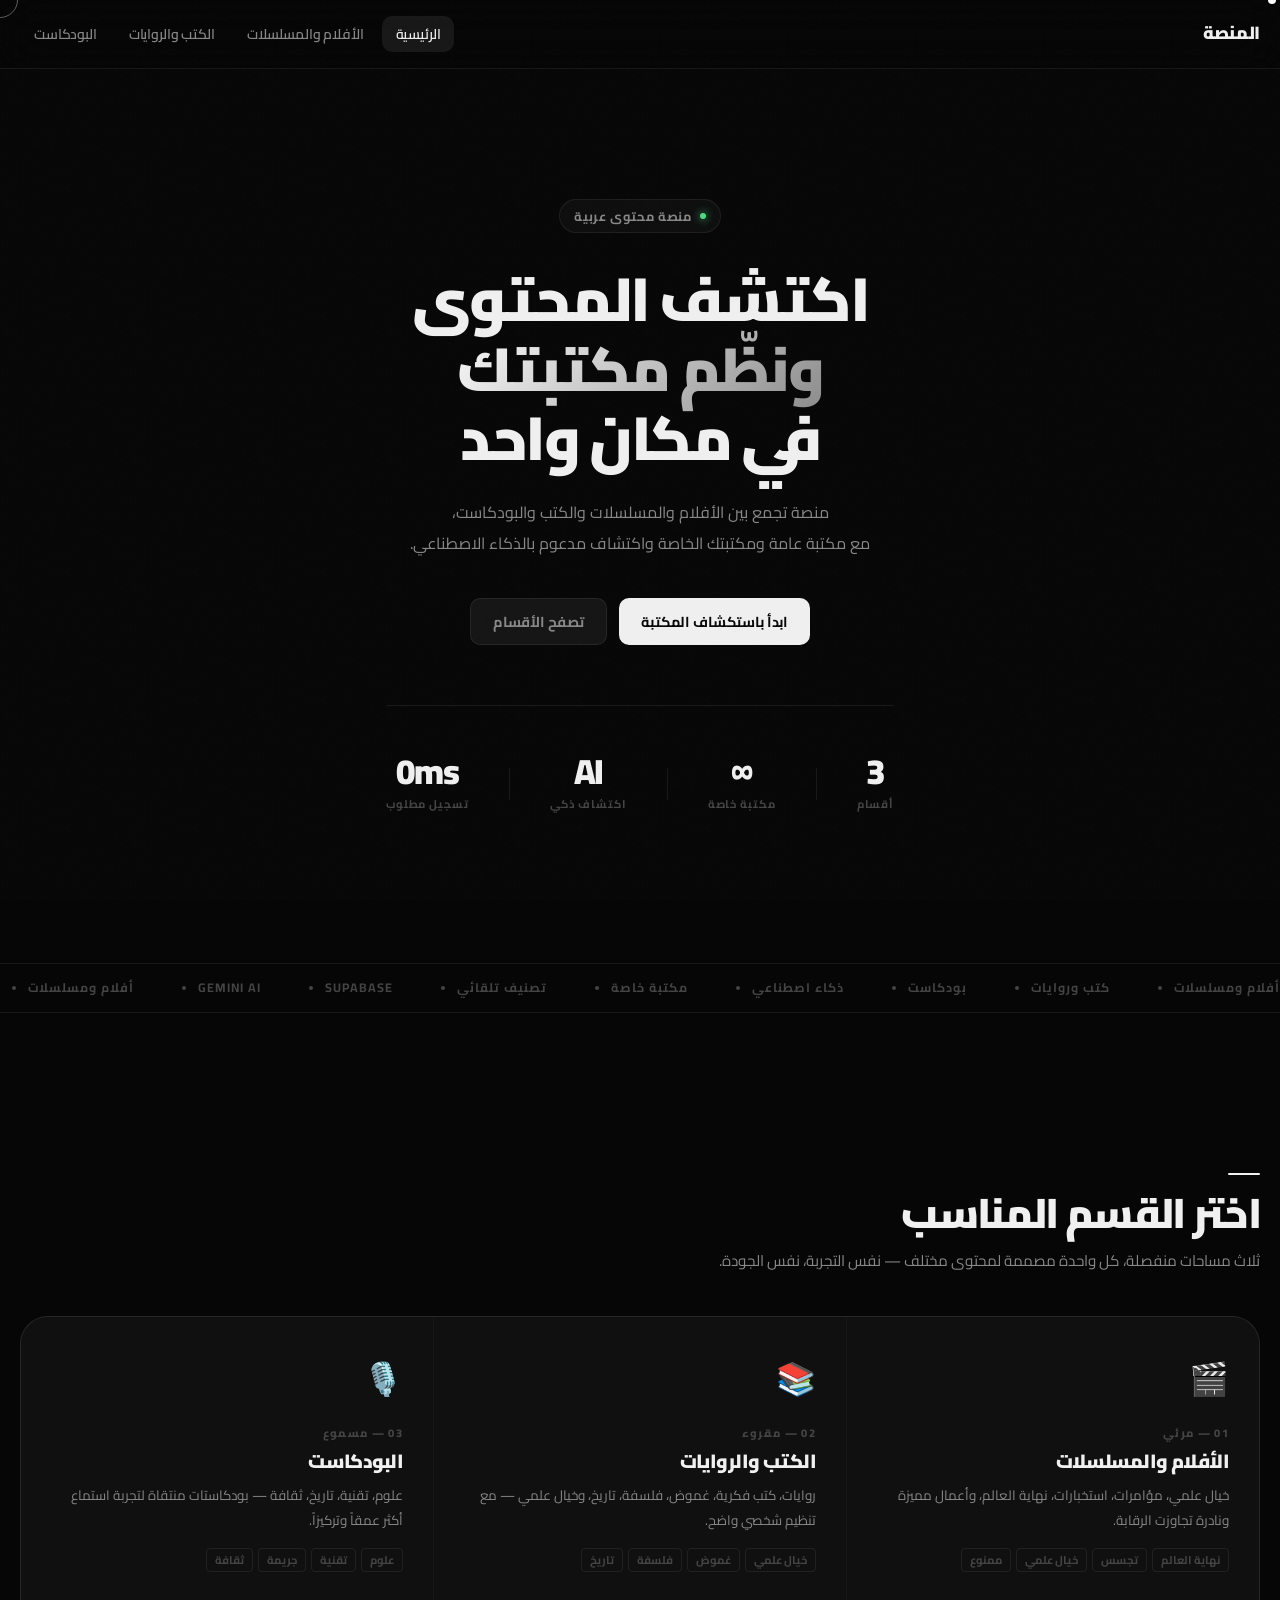
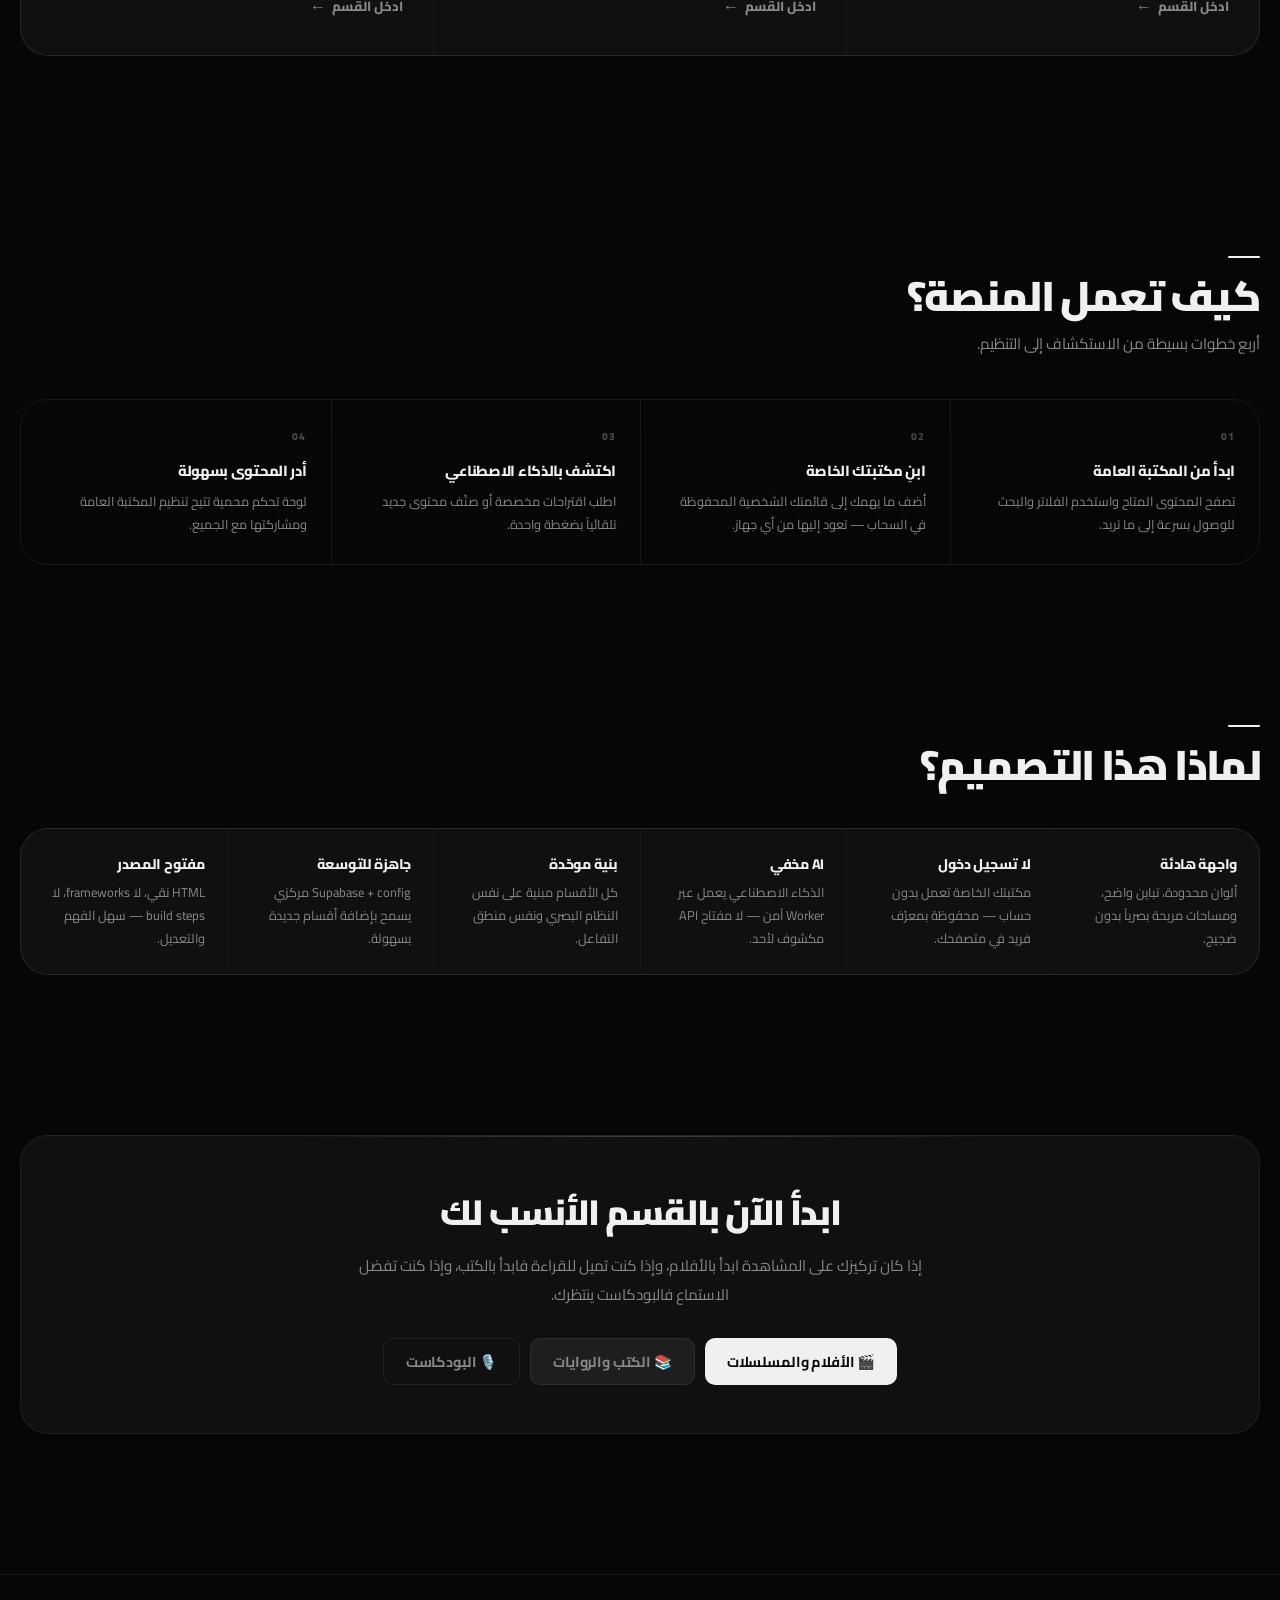
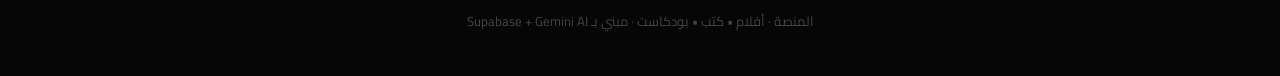
<file: index.html>
<!DOCTYPE html>
<html lang="ar" dir="rtl">
<head>
  <meta charset="UTF-8" />
  <meta name="viewport" content="width=device-width, initial-scale=1.0" />
  <link rel="preconnect" href="https://fonts.googleapis.com" />
  <link rel="preconnect" href="https://fonts.gstatic.com" crossorigin />
  <link href="https://fonts.googleapis.com/css2?family=Cairo:wght@300;400;600;700;800;900&family=Tajawal:wght@300;400;500;700;800&display=swap" rel="stylesheet" />
  <link rel="stylesheet" href="assets/css/style.css" />
  <title>المنصة | أفلام • كتب • بودكاست</title>
  <style>
/* ── HERO OVERRIDES ── */
.hero {
  padding: 130px 0 90px;
  min-height: 88vh;
  display: flex;
  align-items: center;
}
.hero-copy {
  display: flex;
  flex-direction: column;
  align-items: center;
  text-align: center;
  max-width: 760px;
  margin: 0 auto;
}
.hero-badge {
  margin-bottom: 32px;
}
.hero-copy h1 {
  font-size: clamp(2.4rem, 5vw, 3.8rem);
  line-height: 1.14;
  letter-spacing: -0.04em;
  margin: 0 0 24px;
  font-weight: 900;
}
.hero-copy p {
  font-size: 1rem;
  line-height: 1.9;
  color: var(--text-2);
  max-width: 520px;
  margin: 0 0 40px;
}
.hero-actions {
  display: flex;
  gap: 12px;
  flex-wrap: wrap;
  justify-content: center;
  margin: 0;
}
/* ── TICKER ── */
.ticker-row{display:flex;align-items:center;gap:40px;flex-wrap:wrap;justify-content:center;margin-top:60px;padding-top:48px;border-top:1px solid var(--border);}
.ticker-item{text-align:center;}
.ticker-num{font-size:clamp(1.6rem,3vw,2.2rem);font-weight:900;letter-spacing:-0.04em;line-height:1;color:var(--text);}
.ticker-label{font-size:0.7rem;color:var(--text-3);margin-top:6px;font-weight:700;letter-spacing:0.08em;text-transform:uppercase;}
.ticker-sep{width:1px;height:32px;background:var(--border);}
.platform-grid{display:grid;grid-template-columns:repeat(3,1fr);gap:1px;background:var(--border);border-radius:var(--r-xl);overflow:hidden;border:1px solid var(--border);}
.platform-card{background:var(--surface);padding:36px 30px;display:flex;flex-direction:column;position:relative;overflow:hidden;transition:background 0.3s;text-decoration:none;color:inherit;}
.platform-card:hover{background:var(--surface-2);}
.platform-card::after{content:'';position:absolute;inset:0;background:linear-gradient(135deg,rgba(255,255,255,0.03),transparent 60%);opacity:0;transition:opacity 0.3s;}
.platform-card:hover::after{opacity:1;}
.platform-icon{font-size:2rem;margin-bottom:20px;display:block;transition:transform 0.35s cubic-bezier(0.16,1,0.3,1);}
.platform-card:hover .platform-icon{transform:scale(1.12) rotate(-4deg);}
.platform-label{font-size:0.7rem;font-weight:800;letter-spacing:0.12em;text-transform:uppercase;color:var(--text-3);margin-bottom:8px;}
.platform-title{font-size:1.2rem;font-weight:900;letter-spacing:-0.03em;color:var(--text);margin-bottom:10px;line-height:1.2;}
.platform-desc{font-size:0.84rem;color:var(--text-2);line-height:1.8;flex:1;}
.platform-tags{display:flex;gap:5px;flex-wrap:wrap;margin-top:16px;}
.platform-tag{font-size:0.7rem;font-weight:700;color:var(--text-3);border:1px solid var(--border);padding:2px 8px;border-radius:4px;transition:color 0.2s,border-color 0.2s;}
.platform-card:hover .platform-tag{color:var(--text-2);border-color:var(--border-hi);}
.platform-cta{display:flex;align-items:center;gap:6px;margin-top:22px;font-size:0.82rem;font-weight:800;color:var(--text-2);transition:color 0.2s,gap 0.25s cubic-bezier(0.16,1,0.3,1);}
.platform-card:hover .platform-cta{color:var(--text);gap:10px;}
.platform-cta-arrow{transition:transform 0.3s cubic-bezier(0.16,1,0.3,1);font-size:1rem;}
.platform-card:hover .platform-cta-arrow{transform:translateX(-4px);}
.steps-row{display:grid;grid-template-columns:repeat(4,1fr);gap:0;border:1px solid var(--border);border-radius:var(--r-xl);overflow:hidden;}
.step{padding:28px 24px;border-left:1px solid var(--border);transition:background 0.3s;}
.step:last-child{border-left:none;}
.step:hover{background:var(--surface-2);}
.step-num{font-size:0.65rem;font-weight:900;letter-spacing:0.12em;color:var(--text-3);text-transform:uppercase;margin-bottom:14px;}
.step-title{font-size:0.92rem;font-weight:800;color:var(--text);margin-bottom:8px;letter-spacing:-0.02em;}
.step-desc{font-size:0.8rem;color:var(--text-2);line-height:1.8;}
.features-row{display:grid;grid-template-columns:repeat(auto-fit,minmax(200px,1fr));gap:1px;background:var(--border);border:1px solid var(--border);border-radius:var(--r-xl);overflow:hidden;}
.feature-item{background:var(--surface);padding:24px 22px;transition:background 0.3s;}
.feature-item:hover{background:var(--surface-2);}
.feature-title{font-size:0.88rem;font-weight:800;color:var(--text);margin-bottom:6px;letter-spacing:-0.02em;}
.feature-desc{font-size:0.8rem;color:var(--text-2);line-height:1.8;}
.cta-band{padding:48px;text-align:center;border:1px solid var(--border);border-radius:var(--r-xl);background:var(--surface);position:relative;overflow:hidden;}
.cta-band::before{content:'';position:absolute;top:0;left:50%;transform:translateX(-50%);width:60%;height:1px;background:linear-gradient(90deg,transparent,rgba(255,255,255,0.2),transparent);}
.cta-band h3{font-size:clamp(1.5rem,3vw,2.2rem);font-weight:900;letter-spacing:-0.04em;margin-bottom:12px;}
.cta-band p{color:var(--text-2);font-size:0.95rem;line-height:1.9;max-width:580px;margin:0 auto 28px;}
.cta-buttons{display:flex;gap:10px;justify-content:center;flex-wrap:wrap;}
.marquee-wrap{overflow:hidden;border-top:1px solid var(--border);border-bottom:1px solid var(--border);padding:14px 0;margin:60px 0;}
.marquee-track{display:flex;gap:48px;white-space:nowrap;animation:marquee 28s linear infinite;width:max-content;}
.marquee-track:hover{animation-play-state:paused;}
.marquee-item{font-size:0.78rem;font-weight:700;color:var(--text-3);letter-spacing:0.08em;text-transform:uppercase;display:flex;align-items:center;gap:12px;}
.marquee-dot{width:4px;height:4px;border-radius:50%;background:var(--text-3);}
@keyframes marquee{to{transform:translateX(-50%);}}
@media(max-width:900px){.platform-grid{grid-template-columns:1fr;}.steps-row{grid-template-columns:1fr 1fr;}.step{border-bottom:1px solid var(--border);}}
@media(max-width:600px){.steps-row{grid-template-columns:1fr;}.ticker-row{gap:20px;}.ticker-sep{display:none;}.cta-band{padding:28px 20px;}}
  </style>
</head>
<body class="page-shell">
  <div id="cursor"></div>
  <div id="cursor-ring"></div>

  <header class="nav">
    <div class="container nav-inner">
      <a class="brand" href="index.html">المنصة</a>
      <nav class="nav-links">
        <a class="nav-link active" href="index.html">الرئيسية</a>
        <a class="nav-link" href="movies.html">الأفلام والمسلسلات</a>
        <a class="nav-link" href="books.html">الكتب والروايات</a>
        <a class="nav-link" href="podcasts.html">البودكاست</a>
      </nav>
    </div>
  </header>

  <main>
    <section class="hero container">
      <div class="hero-copy reveal">
        <span class="hero-badge">منصة محتوى عربية</span>
        <h1>
          اكتشف المحتوى<br />
          <span class="grad">ونظّم مكتبتك</span><br />
          في مكان واحد
        </h1>
        <p>منصة تجمع بين الأفلام والمسلسلات والكتب والبودكاست،<br />مع مكتبة عامة ومكتبتك الخاصة واكتشاف مدعوم بالذكاء الاصطناعي.</p>
        <div class="hero-actions">
          <a class="btn btn-primary" href="movies.html">ابدأ باستكشاف المكتبة</a>
          <a class="btn btn-secondary" href="#platforms">تصفح الأقسام</a>
        </div>
        <div class="ticker-row reveal reveal-delay-2">
          <div class="ticker-item"><div class="ticker-num" data-target="3">0</div><div class="ticker-label">أقسام</div></div>
          <div class="ticker-sep"></div>
          <div class="ticker-item"><div class="ticker-num">∞</div><div class="ticker-label">مكتبة خاصة</div></div>
          <div class="ticker-sep"></div>
          <div class="ticker-item"><div class="ticker-num">AI</div><div class="ticker-label">اكتشاف ذكي</div></div>
          <div class="ticker-sep"></div>
          <div class="ticker-item"><div class="ticker-num">0ms</div><div class="ticker-label">تسجيل مطلوب</div></div>
        </div>
      </div>
    </section>

    <div class="marquee-wrap">
      <div class="marquee-track">
        <span class="marquee-item">أفلام ومسلسلات <span class="marquee-dot"></span></span>
        <span class="marquee-item">كتب وروايات <span class="marquee-dot"></span></span>
        <span class="marquee-item">بودكاست <span class="marquee-dot"></span></span>
        <span class="marquee-item">ذكاء اصطناعي <span class="marquee-dot"></span></span>
        <span class="marquee-item">مكتبة خاصة <span class="marquee-dot"></span></span>
        <span class="marquee-item">تصنيف تلقائي <span class="marquee-dot"></span></span>
        <span class="marquee-item">Supabase <span class="marquee-dot"></span></span>
        <span class="marquee-item">Gemini AI <span class="marquee-dot"></span></span>
        <span class="marquee-item">أفلام ومسلسلات <span class="marquee-dot"></span></span>
        <span class="marquee-item">كتب وروايات <span class="marquee-dot"></span></span>
        <span class="marquee-item">بودكاست <span class="marquee-dot"></span></span>
        <span class="marquee-item">ذكاء اصطناعي <span class="marquee-dot"></span></span>
        <span class="marquee-item">مكتبة خاصة <span class="marquee-dot"></span></span>
        <span class="marquee-item">تصنيف تلقائي <span class="marquee-dot"></span></span>
        <span class="marquee-item">Supabase <span class="marquee-dot"></span></span>
        <span class="marquee-item">Gemini AI <span class="marquee-dot"></span></span>
      </div>
    </div>

    <section id="platforms" class="section container">
      <div class="section-head reveal">
        <div class="section-line"></div>
        <h2>اختر القسم المناسب</h2>
        <p>ثلاث مساحات منفصلة، كل واحدة مصممة لمحتوى مختلف — نفس التجربة، نفس الجودة.</p>
      </div>
      <div class="platform-grid stagger">
        <a href="movies.html" class="platform-card">
          <span class="platform-icon">🎬</span>
          <div class="platform-label">01 — مرئي</div>
          <div class="platform-title">الأفلام والمسلسلات</div>
          <div class="platform-desc">خيال علمي، مؤامرات، استخبارات، نهاية العالم، وأعمال مميزة ونادرة تجاوزت الرقابة.</div>
          <div class="platform-tags">
            <span class="platform-tag">نهاية العالم</span>
            <span class="platform-tag">تجسس</span>
            <span class="platform-tag">خيال علمي</span>
            <span class="platform-tag">ممنوع</span>
          </div>
          <div class="platform-cta"><span>ادخل القسم</span><span class="platform-cta-arrow">←</span></div>
        </a>
        <a href="books.html" class="platform-card">
          <span class="platform-icon">📚</span>
          <div class="platform-label">02 — مقروء</div>
          <div class="platform-title">الكتب والروايات</div>
          <div class="platform-desc">روايات، كتب فكرية، غموض، فلسفة، تاريخ، وخيال علمي — مع تنظيم شخصي واضح.</div>
          <div class="platform-tags">
            <span class="platform-tag">خيال علمي</span>
            <span class="platform-tag">غموض</span>
            <span class="platform-tag">فلسفة</span>
            <span class="platform-tag">تاريخ</span>
          </div>
          <div class="platform-cta"><span>ادخل القسم</span><span class="platform-cta-arrow">←</span></div>
        </a>
        <a href="podcasts.html" class="platform-card">
          <span class="platform-icon">🎙️</span>
          <div class="platform-label">03 — مسموع</div>
          <div class="platform-title">البودكاست</div>
          <div class="platform-desc">علوم، تقنية، تاريخ، ثقافة — بودكاستات منتقاة لتجربة استماع أكثر عمقاً وتركيزاً.</div>
          <div class="platform-tags">
            <span class="platform-tag">علوم</span>
            <span class="platform-tag">تقنية</span>
            <span class="platform-tag">جريمة</span>
            <span class="platform-tag">ثقافة</span>
          </div>
          <div class="platform-cta"><span>ادخل القسم</span><span class="platform-cta-arrow">←</span></div>
        </a>
      </div>
    </section>

    <section class="section container">
      <div class="section-head reveal">
        <div class="section-line"></div>
        <h2>كيف تعمل المنصة؟</h2>
        <p>أربع خطوات بسيطة من الاستكشاف إلى التنظيم.</p>
      </div>
      <div class="steps-row stagger">
        <div class="step"><div class="step-num">01</div><div class="step-title">ابدأ من المكتبة العامة</div><div class="step-desc">تصفح المحتوى المتاح واستخدم الفلاتر والبحث للوصول بسرعة إلى ما تريد.</div></div>
        <div class="step"><div class="step-num">02</div><div class="step-title">ابنِ مكتبتك الخاصة</div><div class="step-desc">أضف ما يهمك إلى قائمتك الشخصية المحفوظة في السحاب — تعود إليها من أي جهاز.</div></div>
        <div class="step"><div class="step-num">03</div><div class="step-title">اكتشف بالذكاء الاصطناعي</div><div class="step-desc">اطلب اقتراحات مخصصة أو صنّف محتوى جديد تلقائياً بضغطة واحدة.</div></div>
        <div class="step"><div class="step-num">04</div><div class="step-title">أدر المحتوى بسهولة</div><div class="step-desc">لوحة تحكم محمية تتيح تنظيم المكتبة العامة ومشاركتها مع الجميع.</div></div>
      </div>
    </section>

    <section class="section-sm container">
      <div class="section-head reveal">
        <div class="section-line"></div>
        <h2>لماذا هذا التصميم؟</h2>
      </div>
      <div class="features-row stagger">
        <div class="feature-item"><div class="feature-title">واجهة هادئة</div><div class="feature-desc">ألوان محدودة، تباين واضح، ومساحات مريحة بصرياً بدون ضجيج.</div></div>
        <div class="feature-item"><div class="feature-title">لا تسجيل دخول</div><div class="feature-desc">مكتبتك الخاصة تعمل بدون حساب — محفوظة بمعرّف فريد في متصفحك.</div></div>
        <div class="feature-item"><div class="feature-title">AI مخفي</div><div class="feature-desc">الذكاء الاصطناعي يعمل عبر Worker آمن — لا مفتاح API مكشوف لأحد.</div></div>
        <div class="feature-item"><div class="feature-title">بنية موحّدة</div><div class="feature-desc">كل الأقسام مبنية على نفس النظام البصري ونفس منطق التفاعل.</div></div>
        <div class="feature-item"><div class="feature-title">جاهزة للتوسعة</div><div class="feature-desc">Supabase + config مركزي يسمح بإضافة أقسام جديدة بسهولة.</div></div>
        <div class="feature-item"><div class="feature-title">مفتوح المصدر</div><div class="feature-desc">HTML نقي، لا frameworks، لا build steps — سهل الفهم والتعديل.</div></div>
      </div>
    </section>

    <section class="section container">
      <div class="cta-band reveal">
        <h3>ابدأ الآن بالقسم الأنسب لك</h3>
        <p>إذا كان تركيزك على المشاهدة ابدأ بالأفلام، وإذا كنت تميل للقراءة فابدأ بالكتب، وإذا كنت تفضل الاستماع فالبودكاست ينتظرك.</p>
        <div class="cta-buttons">
          <a class="btn btn-primary" href="movies.html">🎬 الأفلام والمسلسلات</a>
          <a class="btn btn-secondary" href="books.html">📚 الكتب والروايات</a>
          <a class="btn btn-ghost" href="podcasts.html">🎙️ البودكاست</a>
        </div>
      </div>
    </section>
  </main>

  <footer class="footer"><p>المنصة · أفلام • كتب • بودكاست · مبني بـ Supabase + Gemini AI</p></footer>

  <script>
    // CUSTOM CURSOR
    const cur=document.getElementById('cursor'),ring=document.getElementById('cursor-ring');
    let mx=0,my=0,rx=0,ry=0;
    if(cur&&ring){
      document.addEventListener('mousemove',e=>{mx=e.clientX;my=e.clientY;cur.style.left=mx+'px';cur.style.top=my+'px';});
      (function loop(){rx+=(mx-rx)*0.12;ry+=(my-ry)*0.12;ring.style.left=rx+'px';ring.style.top=ry+'px';requestAnimationFrame(loop);})();
      document.querySelectorAll('a,button,.platform-card,.step,.feature-item').forEach(el=>{
        el.addEventListener('mouseenter',()=>document.body.classList.add('cursor-hover'));
        el.addEventListener('mouseleave',()=>document.body.classList.remove('cursor-hover'));
      });
      document.addEventListener('mousedown',()=>document.body.classList.add('cursor-click'));
      document.addEventListener('mouseup',()=>document.body.classList.remove('cursor-click'));
    }

    // SCROLL REVEAL
    const obs=new IntersectionObserver(entries=>{
      entries.forEach(e=>{if(e.isIntersecting){e.target.classList.add('in');obs.unobserve(e.target);}});
    },{threshold:0.1});
    document.querySelectorAll('.reveal,.stagger').forEach(el=>obs.observe(el));

    // NUMBER TICKER
    document.querySelectorAll('[data-target]').forEach(el=>{
      const target=parseInt(el.dataset.target);let c=0;
      const step=()=>{c=Math.min(c+1,target);el.textContent=c;if(c<target)requestAnimationFrame(step);};
      new IntersectionObserver(entries=>{if(entries[0].isIntersecting)step();},{threshold:0.5}).observe(el);
    });

    // NAV SHADOW ON SCROLL
    const nav=document.querySelector('.nav');
    window.addEventListener('scroll',()=>{
      nav.style.boxShadow=window.scrollY>60?'0 1px 0 rgba(255,255,255,0.05),0 8px 32px rgba(0,0,0,0.4)':'';
    },{passive:true});

    // MAGNETIC BUTTONS
    document.querySelectorAll('.btn-primary').forEach(btn=>{
      btn.addEventListener('mousemove',e=>{
        const r=btn.getBoundingClientRect();
        const x=e.clientX-r.left-r.width/2,y=e.clientY-r.top-r.height/2;
        btn.style.transform=`translate(${x*0.15}px,${y*0.18}px)`;
      });
      btn.addEventListener('mouseleave',()=>{btn.style.transform='';});
    });
  </script>
</body>
</html>
</file>
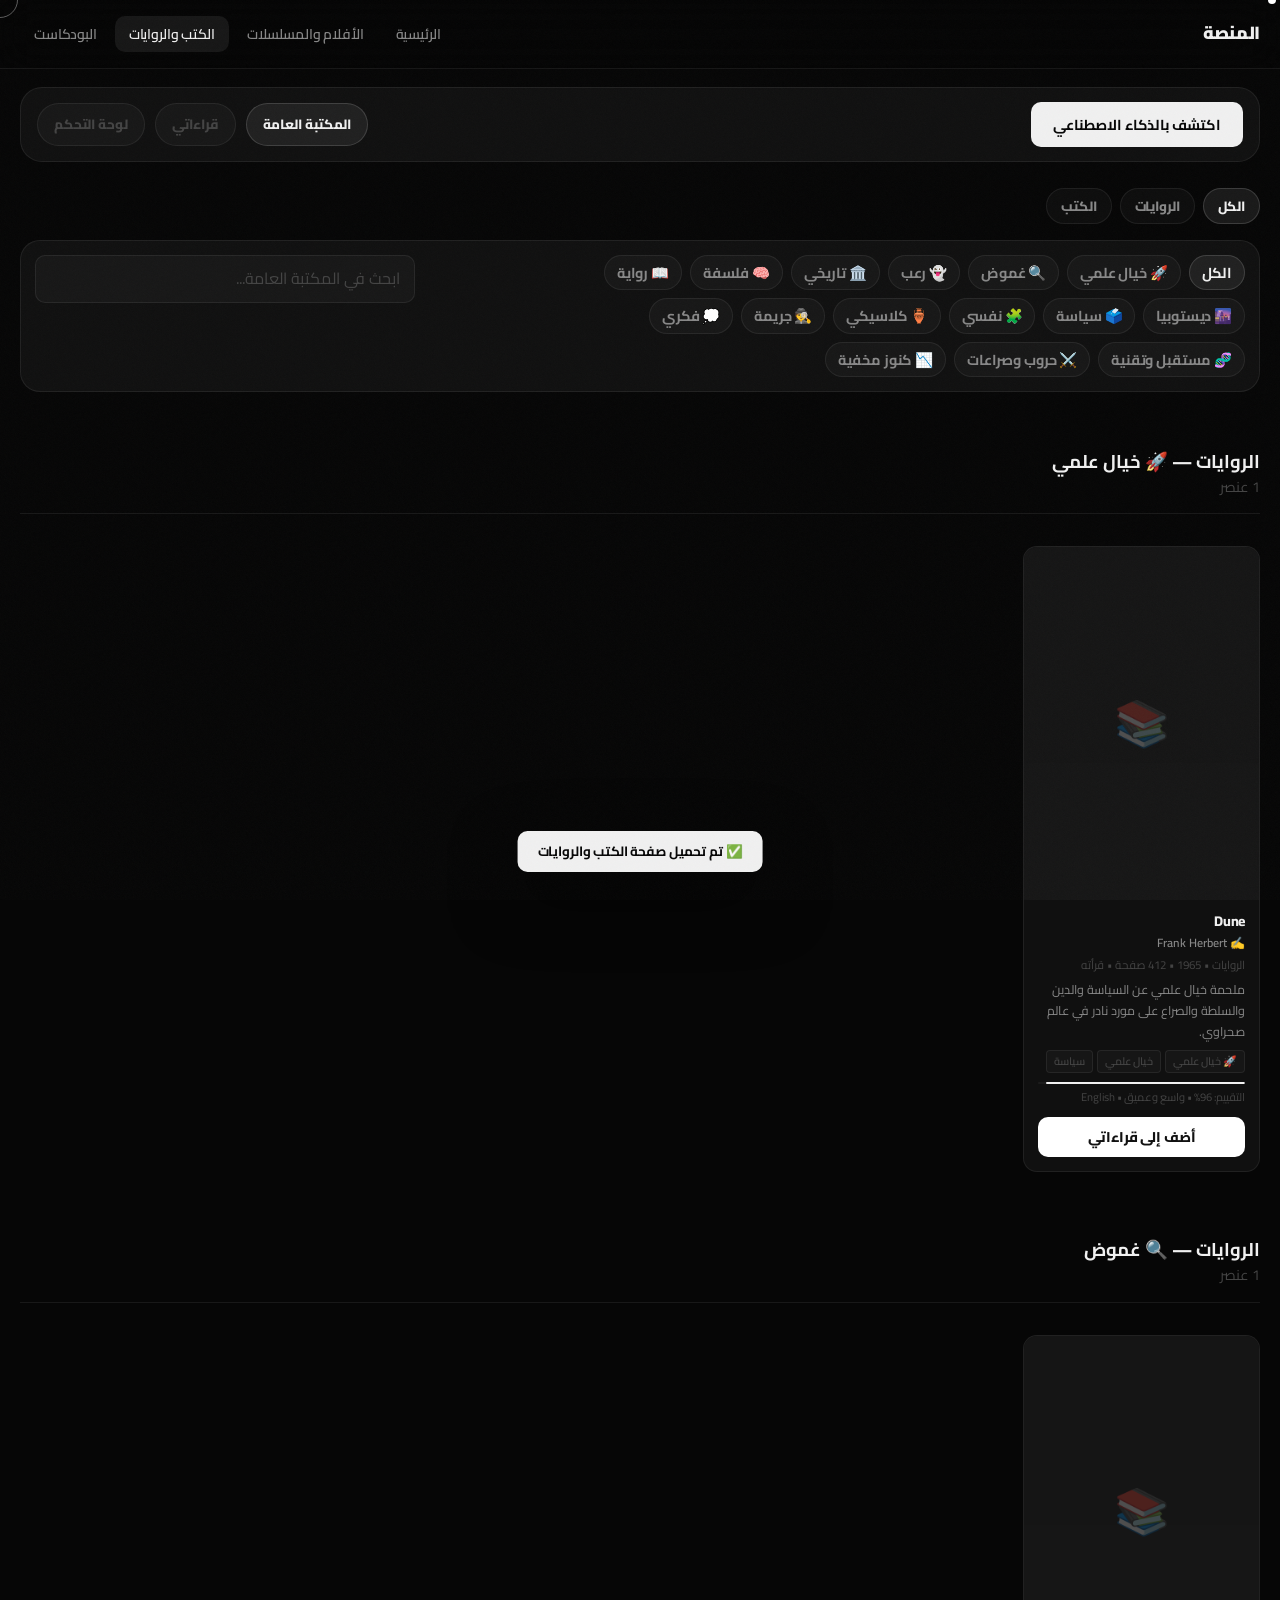
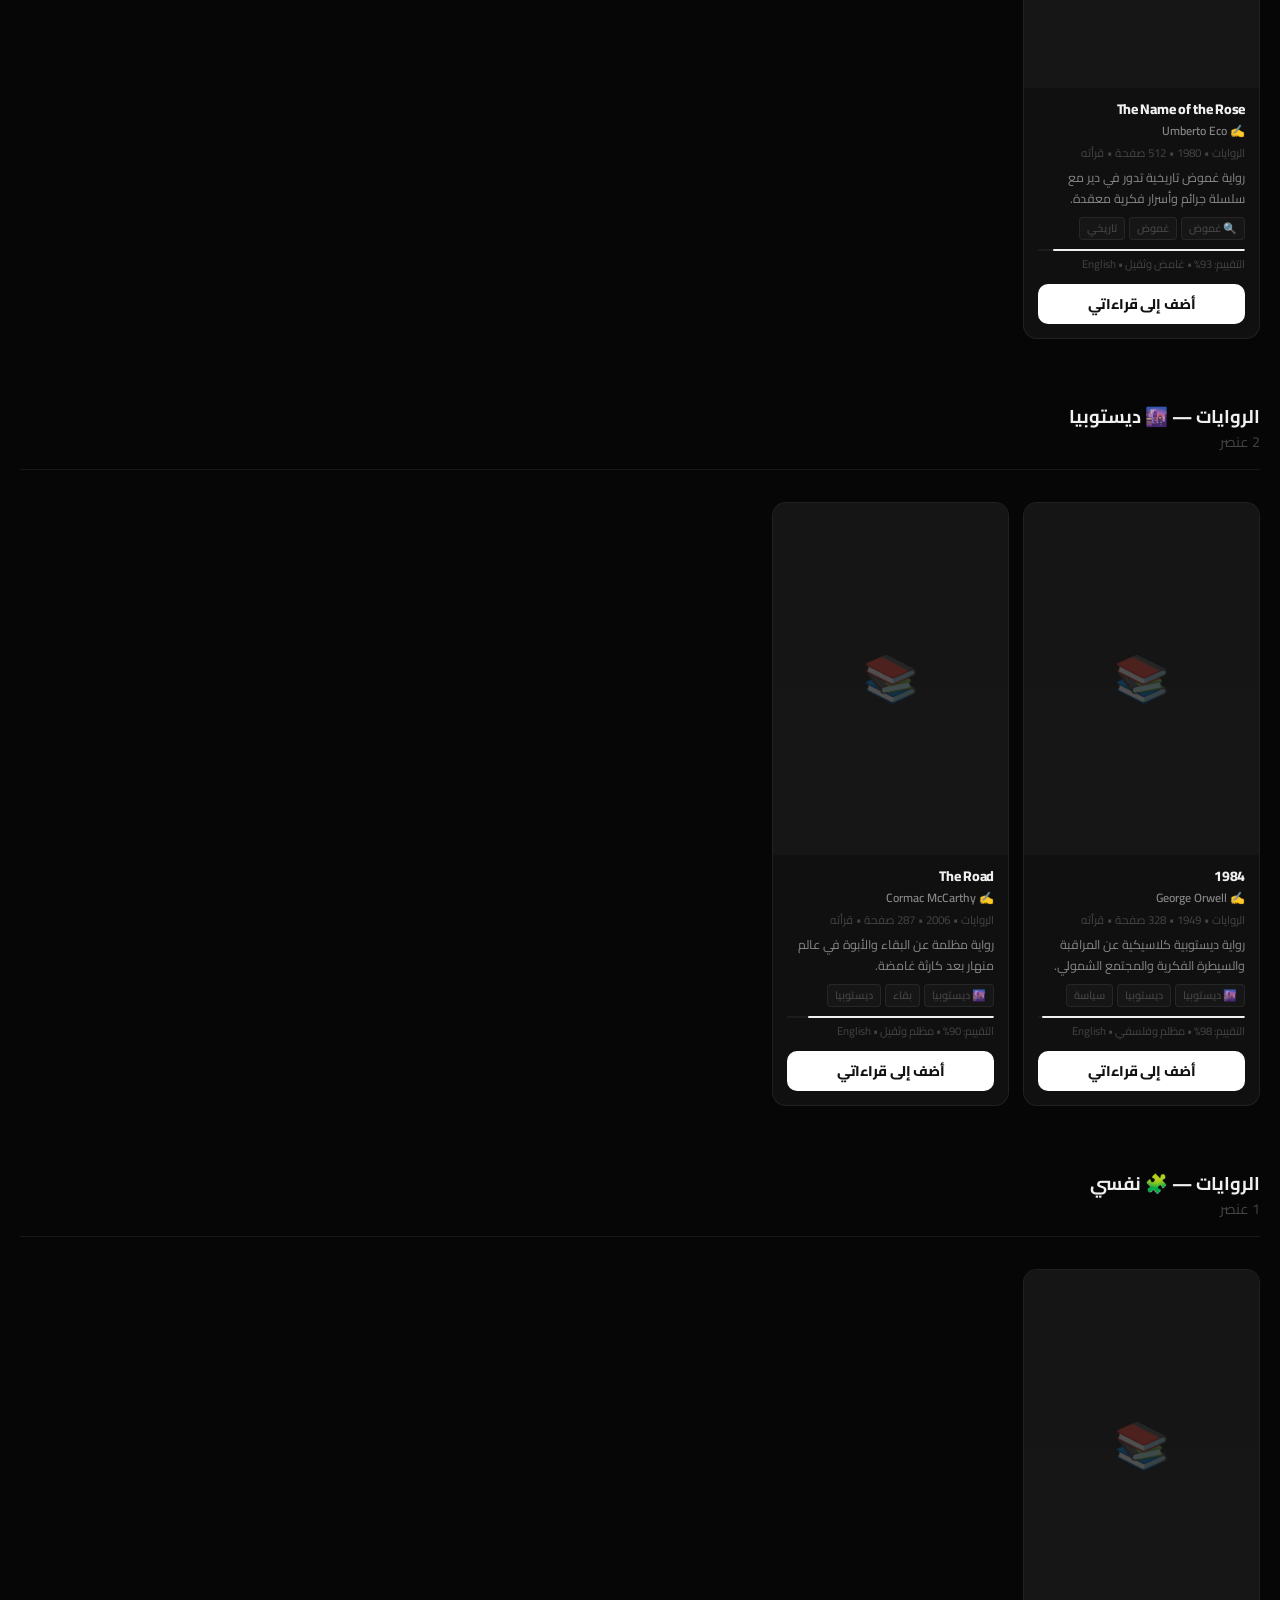
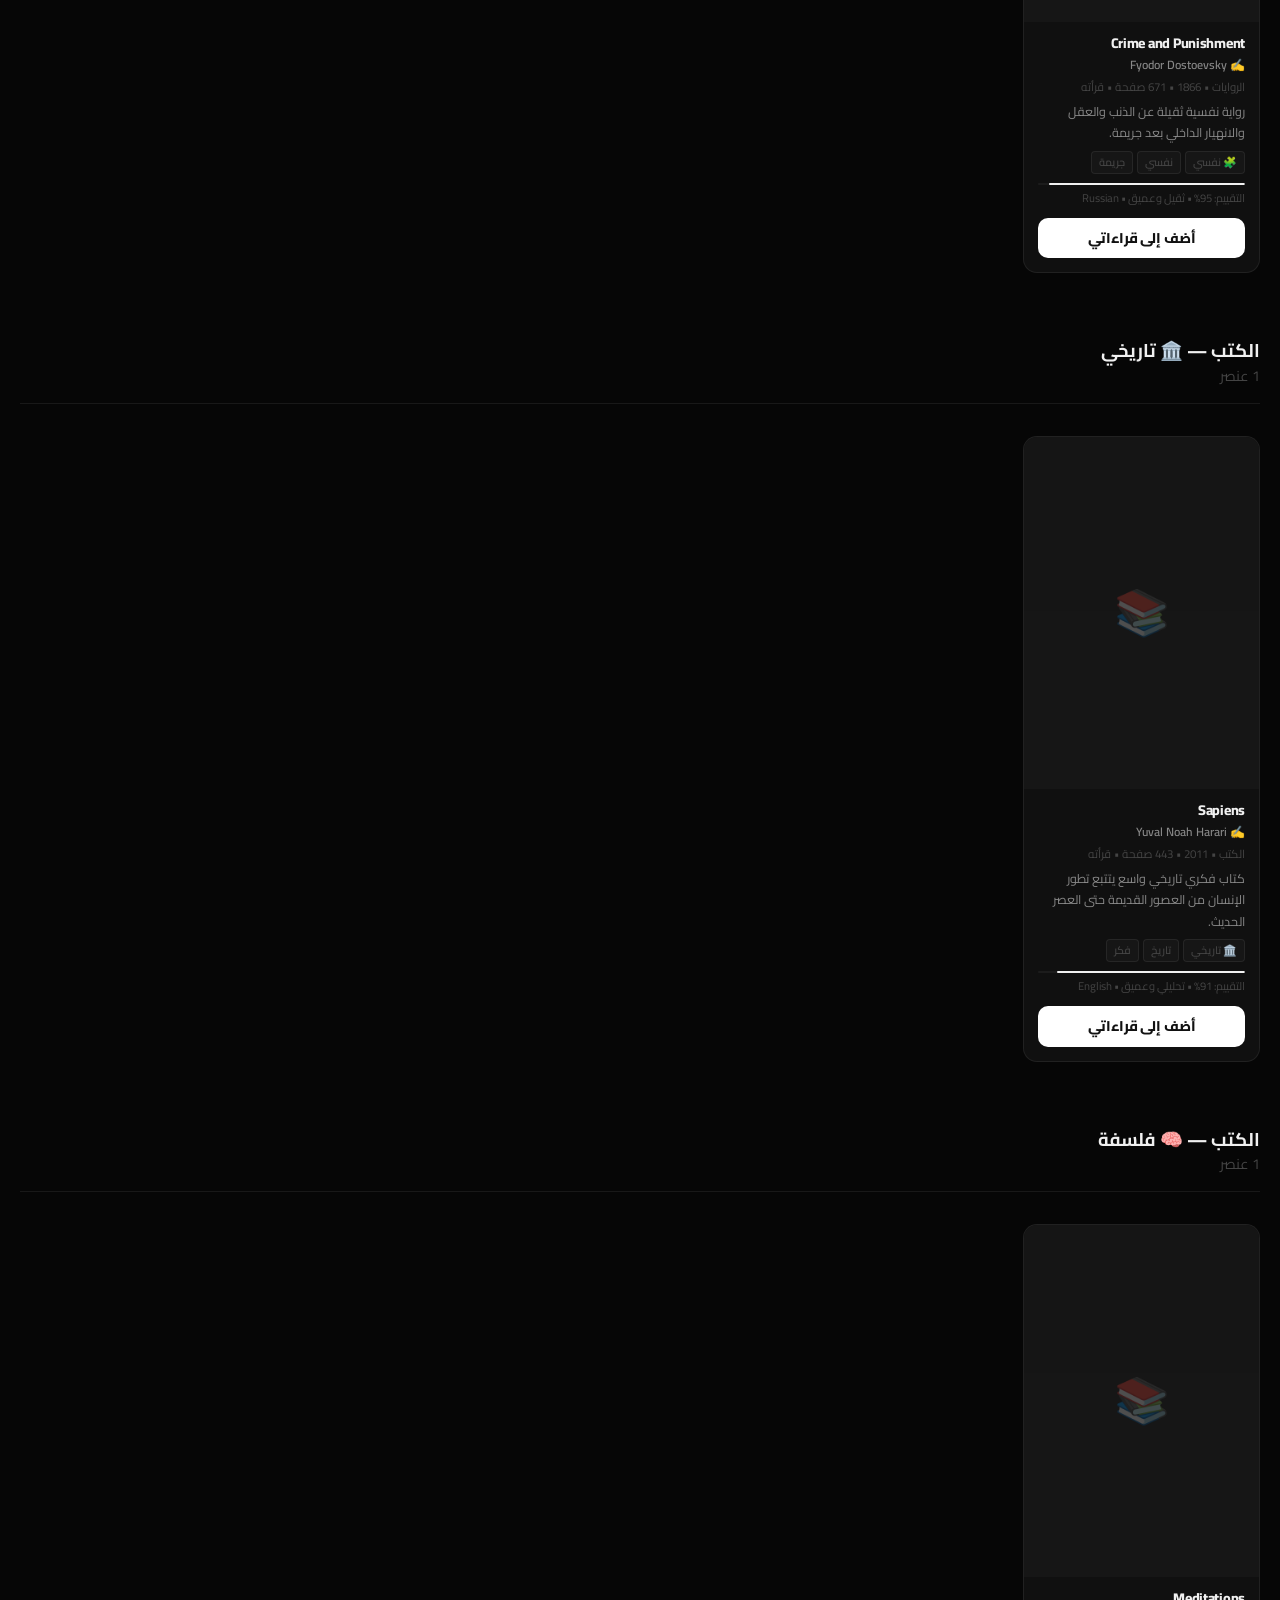
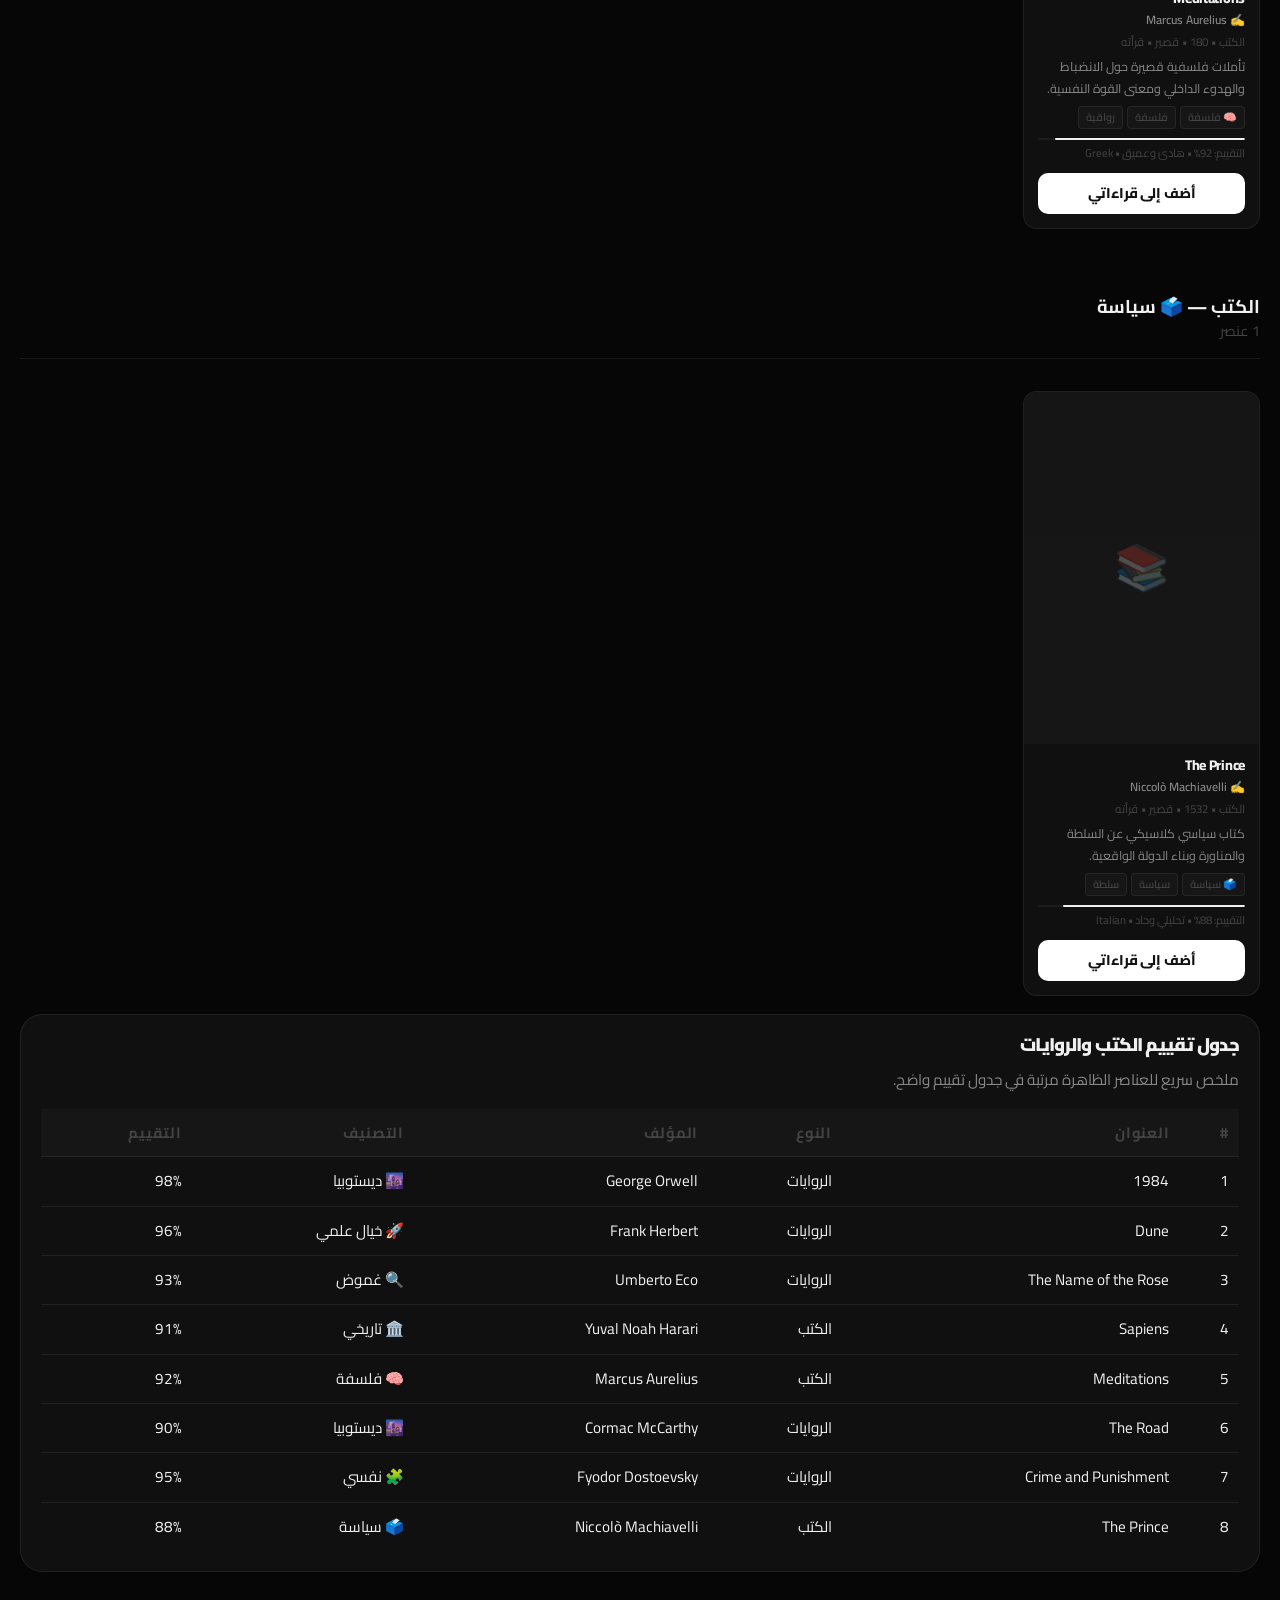
<file: books.html>
<!DOCTYPE html>
<html lang="ar" dir="rtl">
<head>
  <meta charset="UTF-8" />
  <meta name="viewport" content="width=device-width, initial-scale=1.0" />

  <link rel="preconnect" href="https://fonts.googleapis.com" />
  <link rel="preconnect" href="https://fonts.gstatic.com" crossorigin />
  <link
    href="https://fonts.googleapis.com/css2?family=Cairo:wght@300;400;600;700;800;900&family=Tajawal:wght@300;400;500;700;800&display=swap"
    rel="stylesheet"
  />
  <link rel="stylesheet" href="assets/css/style.css" />

  <title>الكتب والروايات | المنصة</title>

  <style>
    /* ===== PAGE FRAME ===== */
    .page-topbar {
      padding: 18px 0 10px;
    }

    .page-topbar .panel {
      padding: 14px 16px;
    }

    .page-topbar-inner {
      display: flex;
      align-items: center;
      justify-content: space-between;
      gap: 14px;
      flex-wrap: wrap;
    }

    .page-topbar-actions,
    .page-topbar-tabs {
      display: flex;
      gap: 10px;
      align-items: center;
      flex-wrap: wrap;
    }

    .section-block {
      display: none;
    }

    .section-block.active {
      display: block;
    }

    .section-body {
      padding-top: 16px;
      padding-bottom: 56px;
    }

    .view-toolbar-shell {
      margin-bottom: 18px;
    }

    .view-toolbar {
      padding: 14px;
      border-radius: 20px;
    }

    .toolbar-row {
      display: flex;
      align-items: flex-start;
      justify-content: space-between;
      gap: 14px;
      flex-wrap: wrap;
    }

    .toolbar-filters {
      display: flex;
      gap: 8px;
      flex-wrap: wrap;
      align-items: center;
      flex: 1 1 540px;
    }

    .toolbar-actions {
      display: flex;
      gap: 10px;
      flex-wrap: wrap;
      align-items: center;
      justify-content: flex-end;
      flex: 1 1 320px;
    }

    .search-box {
      min-width: 280px;
      max-width: 380px;
      width: 100%;
    }

    /* ===== SUBTYPE SWITCH ===== */
    .subtype-switch {
      display: flex;
      gap: 8px;
      flex-wrap: wrap;
      margin-bottom: 16px;
    }

    .subtype-btn {
      border: 1px solid var(--border);
      background: rgba(255,255,255,0.03);
      color: var(--text-2);
      border-radius: 999px;
      padding: 9px 14px;
      cursor: pointer;
      transition: 0.16s ease;
      font-weight: 800;
      line-height: 1.2;
    }

    .subtype-btn:hover,
    .subtype-btn.active {
      color: var(--text);
      background: rgba(255,255,255,0.08);
      border-color: rgba(255,255,255,0.15);
    }

    /* ===== FILTER/TABS ===== */
    .tab-btn {
      border: 1px solid var(--border);
      background: rgba(255,255,255,0.03);
      color: var(--text-3);
      border-radius: 999px;
      padding: 10px 16px;
      cursor: pointer;
      font-weight: 800;
      transition: 0.16s ease;
    }

    .tab-btn:hover,
    .tab-btn.active {
      color: var(--text);
      background: rgba(255,255,255,0.07);
      border-color: rgba(255,255,255,0.14);
    }

    .filter-btn {
      border: 1px solid var(--border);
      background: rgba(255,255,255,0.03);
      color: var(--text-2);
      border-radius: 999px;
      padding: 8px 12px;
      cursor: pointer;
      transition: 0.16s ease;
      font-size: 0.9rem;
      line-height: 1.2;
    }

    .filter-btn:hover,
    .filter-btn.active {
      color: var(--text);
      background: rgba(255,255,255,0.07);
      border-color: rgba(255,255,255,0.14);
    }

    /* ===== SECTIONED CONTENT ===== */
    .sections-stack {
      display: grid;
      gap: 26px;
    }

    .content-section {
      display: grid;
      gap: 14px;
    }

    .content-section-head {
      display: flex;
      align-items: center;
      justify-content: space-between;
      gap: 12px;
      flex-wrap: wrap;
    }

    .content-section-head h3 {
      margin: 0;
      font-size: 1.15rem;
      line-height: 1.35;
    }

    .content-section-head p {
      margin: 0;
      color: var(--text-3);
      font-size: 0.9rem;
      line-height: 1.7;
    }

    /* ===== 4-UP GRID ===== */
    .media-grid {
      display: grid;
      grid-template-columns: repeat(4, minmax(0, 1fr));
      gap: 16px;
      align-items: stretch;
    }


    /* ═══════════════════════════════
       CARD SYSTEM — redesigned
    ═══════════════════════════════ */
    .media-grid{display:grid;grid-template-columns:repeat(auto-fill,minmax(220px,1fr));gap:14px;align-items:start;}
    .book-card,.pod-card{border:1px solid var(--border);border-radius:14px;overflow:hidden;background:var(--surface);display:flex;flex-direction:column;transition:transform .3s cubic-bezier(.16,1,.3,1),box-shadow .3s cubic-bezier(.16,1,.3,1),border-color .25s;position:relative;}
    .book-card::before,.pod-card::before{content:'';position:absolute;top:0;left:0;right:0;height:1px;background:linear-gradient(90deg,transparent,rgba(255,255,255,.14),transparent);transform:scaleX(0);transition:transform .4s cubic-bezier(.16,1,.3,1);transform-origin:right;}
    .book-card:hover::before,.pod-card:hover::before{transform:scaleX(1);transform-origin:left;}
    .book-card:hover,.pod-card:hover{transform:translateY(-4px);box-shadow:0 16px 40px rgba(0,0,0,.55);border-color:var(--border-hi);}
    .book-cover,.pod-cover{width:100%;overflow:hidden;background:var(--surface-2);position:relative;flex-shrink:0;}
    .book-cover{aspect-ratio:2/3;}
    .pod-cover{aspect-ratio:1/1;}
    .book-cover img,.pod-cover img{width:100%;height:100%;object-fit:cover;display:block;transition:transform .5s cubic-bezier(.16,1,.3,1);}
    .book-card:hover .book-cover img,.pod-card:hover .pod-cover img{transform:scale(1.05);}
    .book-cover-fallback,.pod-cover-fallback{position:absolute;inset:0;display:flex;align-items:center;justify-content:center;font-size:2.8rem;opacity:.25;background:var(--surface-2);}
    .book-body,.pod-body{padding:12px 14px 14px;display:flex;flex-direction:column;gap:5px;flex:1;}
    .book-title,.pod-title{font-size:.88rem;font-weight:800;line-height:1.3;letter-spacing:-.02em;color:var(--text);}
    .book-author,.pod-host{font-size:.75rem;color:var(--text-2);font-weight:600;line-height:1.4;}
    .book-sub,.pod-sub{font-size:.72rem;color:var(--text-3);line-height:1.5;}
    .book-desc,.pod-desc{font-size:.78rem;color:var(--text-2);line-height:1.7;display:-webkit-box;-webkit-line-clamp:3;-webkit-box-orient:vertical;overflow:hidden;flex:1;}
    .tag-row{display:flex;gap:4px;flex-wrap:wrap;margin-top:2px;}
    .tag{border:1px solid var(--border);background:var(--surface-2);color:var(--text-3);border-radius:4px;padding:2px 7px;font-size:.68rem;font-weight:600;transition:color .2s,border-color .2s;}
    .book-card:hover .tag,.pod-card:hover .tag{color:var(--text-2);border-color:var(--border-hi);}
    .score-row{margin-top:4px;}
    .score-bar{height:2px;border-radius:2px;background:var(--surface-3);overflow:hidden;}
    .score-bar>span{display:block;height:100%;background:var(--text);border-radius:2px;}
    .helper-note{font-size:.7rem;color:var(--text-3);line-height:1.5;}
    .card-actions{display:flex;gap:6px;flex-wrap:wrap;margin-top:auto;padding-top:10px;}
    .small-btn{border:1px solid var(--border);background:var(--surface-2);color:var(--text-2);border-radius:6px;padding:6px 11px;font:inherit;font-size:.75rem;font-weight:700;cursor:pointer;transition:all .2s;letter-spacing:-.01em;}
    .small-btn:hover{color:var(--text);border-color:var(--border-hi);background:var(--surface-3);}
    .small-btn.primary{background:var(--text);color:var(--bg);border:none;width:100%;font-weight:800;}
    .small-btn.primary:hover{opacity:.88;}
    .small-btn.danger{color:#f87171;background:rgba(239,68,68,.08);border-color:rgba(239,68,68,.15);}
    .small-btn.danger:hover{background:rgba(239,68,68,.16);}



    .card-actions {
      display: flex;
      gap: 8px;
      flex-wrap: wrap;
      margin-top: auto;
      padding-top: 6px;
    }

    .small-btn {
      border: 1px solid var(--border);
      background: rgba(255,255,255,0.03);
      color: var(--text);
      border-radius: 10px;
      padding: 9px 11px;
      font: inherit;
      font-size: 0.88rem;
      cursor: pointer;
      transition: 0.16s ease;
    }

    .small-btn:hover {
      transform: translateY(-1px);
      background: rgba(255,255,255,0.05);
    }

    .small-btn.primary {
      background: #ffffff;
      color: #111111;
      border: none;
      width: 100%;
      justify-content: center;
      font-weight: 800;
    }

    .small-btn.danger {
      color: #ffd1d1;
      background: rgba(255,255,255,0.03);
    }

    /* ===== DASHBOARD ===== */
    .dashboard-grid {
      display: grid;
      gap: 18px;
    }

    .dashboard-top {
      display: flex;
      align-items: center;
      justify-content: space-between;
      gap: 14px;
      flex-wrap: wrap;
    }

    .mini-stats {
      display: flex;
      gap: 10px;
      flex-wrap: wrap;
    }

    .mini-stat {
      padding: 10px 12px;
      border: 1px solid var(--border);
      border-radius: 12px;
      background: rgba(255,255,255,0.025);
      color: var(--text-2);
      font-size: 0.9rem;
    }

    .mini-stat strong {
      color: var(--text);
    }

    .pw-panel {
      max-width: 460px;
      margin-inline: auto;
    }

    .table-wrap {
      overflow: auto;
    }

    .data-table {
      width: 100%;
      border-collapse: collapse;
    }

    .data-table th,
    .data-table td {
      border-bottom: 1px solid var(--border);
      padding: 12px 10px;
      text-align: right;
      vertical-align: top;
    }

    .data-table th {
      color: var(--text-3);
      font-size: 0.92rem;
      font-weight: 700;
    }

    .data-table td {
      color: var(--text);
      font-size: 0.95rem;
    }

    .muted {
      color: var(--text-3);
    }

    .empty-state {
      padding: 28px;
      border: 1px dashed var(--border);
      border-radius: 20px;
      text-align: center;
      color: var(--text-3);
      background: rgba(255,255,255,0.02);
    }

    /* ===== MODAL ===== */
    .modal-backdrop {
      position: fixed;
      inset: 0;
      display: none;
      align-items: center;
      justify-content: center;
      padding: 18px;
      background: rgba(0,0,0,0.72);
      z-index: 2000;
    }

    .modal-backdrop.open {
      display: flex;
    }

    .modal {
      width: min(980px, 100%);
      max-height: calc(100vh - 36px);
      overflow: auto;
      border: 1px solid var(--border);
      border-radius: 24px;
      background: #0b0b0b;
      box-shadow: var(--shadow-lg);
    }

    .modal-head,
    .modal-foot {
      padding: 18px;
      border-bottom: 1px solid var(--border);
      display: flex;
      align-items: center;
      justify-content: space-between;
      gap: 12px;
    }

    .modal-foot {
      border-top: 1px solid var(--border);
      border-bottom: none;
      justify-content: flex-end;
    }

    .modal-body {
      padding: 18px;
    }

    .close-btn {
      border: none;
      background: transparent;
      color: var(--text-2);
      font-size: 1.2rem;
      cursor: pointer;
    }

    .form-grid-2,
    .form-grid-3 {
      display: grid;
      gap: 12px;
    }

    .form-grid-2 {
      grid-template-columns: repeat(2, 1fr);
    }

    .form-grid-3 {
      grid-template-columns: repeat(3, 1fr);
    }

    .discover-results {
      display: grid;
      gap: 12px;
      margin-top: 18px;
    }

    .discover-card {
      border: 1px solid var(--border);
      border-radius: 18px;
      padding: 14px;
      background: rgba(255,255,255,0.025);
    }

    .input,
    .textarea,
    .select,
    select.input {
      background: rgba(255,255,255,0.03);
      color: var(--text);
    }

    .input::placeholder,
    .textarea::placeholder {
      color: var(--text-3);
    }

    select.input option,
    .select option {
      background: #101010;
      color: #ffffff;
    }

    @media (max-width: 1250px) {
      .media-grid {
        grid-template-columns: repeat(3, minmax(0, 1fr));
      }
    }

    @media (max-width: 980px) {
      .page-topbar {
        padding-top: 16px;
      }

      .toolbar-row {
        flex-direction: column;
        align-items: stretch;
      }

      .toolbar-filters,
      .toolbar-actions {
        flex: 1 1 auto;
        justify-content: flex-start;
      }

      .search-box {
        max-width: none;
      }

      .media-grid {
        grid-template-columns: repeat(2, minmax(0, 1fr));
      }
    }

    @media (max-width: 760px) {
      .form-grid-2,
      .form-grid-3 {
        grid-template-columns: 1fr;
      }

      .media-grid {
        grid-template-columns: 1fr;
      }

      .page-topbar .panel,
      .view-toolbar {
        padding: 12px;
      }

      .tab-btn,
      .subtype-btn {
        width: 100%;
        text-align: center;
      }

      .page-topbar-tabs,
      .page-topbar-actions {
        width: 100%;
      }

      .page-topbar-actions .btn {
        width: 100%;
      }
    }
  </style>
</head>

<body class="page-shell">
  <div id="cursor"></div>
  <div id="cursor-ring"></div>
  <header class="nav">
    <div class="container nav-inner">
      <a class="brand" href="index.html">المنصة</a>
      <nav class="nav-links">
        <a class="nav-link" href="index.html">الرئيسية</a>
        <a class="nav-link" href="movies.html">الأفلام والمسلسلات</a>
        <a class="nav-link active" href="books.html">الكتب والروايات</a>
        <a class="nav-link" href="podcasts.html">البودكاست</a>
      </nav>
    </div>
  </header>

  <main>
    <!-- TOP BAR -->
    <section class="page-topbar container">
      <div class="panel page-topbar-inner">
        <div class="page-topbar-actions">
          <button class="btn btn-primary" id="top-open-discover" type="button">
            اكتشف بالذكاء الاصطناعي
          </button>
        </div>

        <div class="page-topbar-tabs">
          <button class="tab-btn active" data-view="public">المكتبة العامة</button>
          <button class="tab-btn" data-view="private">قراءاتي</button>
          <button class="tab-btn" data-view="dashboard">لوحة التحكم</button>
        </div>
      </div>
    </section>

    <!-- PUBLIC -->
    <section id="view-public" class="section-block active section-body container">
      <div class="subtype-switch" id="public-subtypes"></div>

      <div class="view-toolbar-shell">
        <div class="panel view-toolbar">
          <div class="toolbar-row">
            <div class="toolbar-filters" id="public-filters"></div>

            <div class="toolbar-actions">
              <input
                id="public-search"
                class="input search-box"
                placeholder="ابحث في المكتبة العامة..."
              />
            </div>
          </div>
        </div>
      </div>

      <div id="public-sections" class="sections-stack"></div>
      <div id="public-rating-wrap" style="margin-top:18px;"></div>

      <div id="public-empty" class="empty-state" style="display:none;">
        لا توجد نتائج مطابقة في المكتبة العامة.
      </div>
    </section>

    <!-- PRIVATE -->
    <section id="view-private" class="section-block section-body container">
      <div class="subtype-switch" id="private-subtypes"></div>

      <div class="view-toolbar-shell">
        <div class="panel view-toolbar">
          <div class="toolbar-row">
            <div class="toolbar-filters" id="private-filters"></div>

            <div class="toolbar-actions">
              <input
                id="private-search"
                class="input search-box"
                placeholder="ابحث في قراءاتي..."
              />
              <button id="private-add-btn" class="btn btn-ghost" type="button">
                إضافة يدويًا
              </button>
            </div>
          </div>
        </div>
      </div>

      <div id="private-sections" class="sections-stack"></div>
      <div id="private-rating-wrap" style="margin-top:18px;"></div>

      <div id="private-empty" class="empty-state" style="display:none;">
        لا توجد عناصر في قراءاتي بعد.
      </div>
    </section>

    <!-- DASHBOARD -->
    <section id="view-dashboard" class="section-block section-body container">
      <div id="dashboard-locked" class="panel pw-panel" style="padding:20px;">
        <div class="section-head" style="margin-bottom:12px;">
          <h2>لوحة التحكم</h2>
          <p>أدخل كلمة المرور للوصول إلى إدارة المكتبة العامة وإعدادات التخزين السحابي.</p>
        </div>

        <div class="form-grid-2">
          <input id="dashboard-password" class="input" type="password" placeholder="كلمة المرور" />
          <button id="unlock-dashboard-btn" class="btn btn-primary" type="button">دخول</button>
        </div>
      </div>

      <div id="dashboard-content" style="display:none;">
        <div class="dashboard-grid">
          <div class="dashboard-top">
            <div class="mini-stats" id="dashboard-stats"></div>
            <div class="toolbar-actions" style="justify-content:flex-start;">
              <button id="dashboard-add-btn" class="btn btn-primary" type="button">إضافة كتاب</button>
            </div>
          </div>

          <div class="panel" style="padding:20px;">
            <div class="section-head" style="margin-bottom:14px;">
              <h2 style="font-size:1.25rem;">إعدادات Supabase</h2>
              <p>يمكنك تفعيل الحفظ السحابي للمكتبة العامة ولقراءاتك الخاصة من هنا.</p>
            </div>

            <form id="supabase-form">
              <div class="form-grid-2">
                <div>
                  <div class="field-label">Project URL</div>
                  <input id="supa-url" class="input" placeholder="https://xxxx.supabase.co" />
                </div>
                <div>
                  <div class="field-label">Anon Key</div>
                  <input id="supa-key" class="input" placeholder="eyJhbGci..." />
                </div>
              </div>

              <div class="hero-actions" style="justify-content:flex-start; margin-top:16px;">
                <button class="btn btn-primary" type="submit">حفظ الإعدادات</button>
              </div>
            </form>

            <div class="badge-row" style="margin-top:16px;">
              <span class="badge">dbTable: <span id="page-db-table">—</span></span>
              <span class="badge">userTable: <span id="page-user-table">—</span></span>
              <span class="badge">نوع المحتوى: <span id="page-content-type">—</span></span>
              <span class="badge">Cloudflare: <span id="page-worker-url">—</span></span>
              <span class="badge">Supabase: <span id="page-supa-status">—</span></span>
            </div>
          </div>

          <div class="panel table-wrap" style="padding:20px;">
            <table class="data-table">
              <thead>
                <tr>
                  <th>#</th>
                  <th>العنوان</th>
                  <th>النوع</th>
                  <th>المؤلف</th>
                  <th>التصنيف</th>
                  <th>التقييم</th>
                  <th>إجراءات</th>
                </tr>
              </thead>
              <tbody id="dashboard-tbody"></tbody>
            </table>
          </div>
        </div>
      </div>
    </section>
  </main>

  <!-- FORM MODAL -->
  <div id="item-modal-backdrop" class="modal-backdrop">
    <div class="modal">
      <div class="modal-head">
        <div>
          <strong id="item-modal-title">إضافة كتاب</strong>
          <div class="helper-note" id="item-modal-subtitle">المكتبة العامة</div>
        </div>
        <button class="close-btn" data-close="item-modal-backdrop" type="button">✕</button>
      </div>

      <div class="modal-body">
        <div class="panel" style="padding:14px; margin-bottom:14px;">
          <div style="display:flex; align-items:center; justify-content:space-between; gap:10px; flex-wrap:wrap;">
            <div>
              <strong>تصنيف تلقائي</strong>
              <div class="helper-note">
                بعد كتابة العنوان والوصف، يمكن للذكاء الاصطناعي مساعدتك في اختيار النوع والتصنيف المناسبين.
              </div>
            </div>
            <button id="classify-btn" class="btn btn-secondary" type="button">تصنيف الآن</button>
          </div>
        </div>

        <input type="hidden" id="form-mode" />
        <input type="hidden" id="form-target" />
        <input type="hidden" id="form-id" />

        <div class="form-grid-3">
          <div>
            <div class="field-label">العنوان *</div>
            <input id="f-title" class="input" placeholder="مثال: 1984" />
          </div>

          <div>
            <div class="field-label">النوع</div>
            <select id="f-kind" class="select input">
              <option value="novel">رواية</option>
              <option value="book">كتاب</option>
            </select>
          </div>

          <div>
            <div class="field-label">المؤلف</div>
            <input id="f-author" class="input" placeholder="مثال: George Orwell" />
          </div>
        </div>

        <div class="form-grid-3" style="margin-top:12px;">
          <div>
            <div class="field-label">السنة</div>
            <input id="f-year" class="input" placeholder="1949" />
          </div>

          <div>
            <div class="field-label">عدد الصفحات</div>
            <input id="f-pages" class="input" placeholder="328 صفحة" />
          </div>

          <div>
            <div class="field-label">الحالة</div>
            <select id="f-status" class="select input">
              <option value="complete">قرأته</option>
              <option value="ongoing">أقرأه الآن</option>
              <option value="cancelled">توقفت</option>
            </select>
          </div>
        </div>

        <div class="form-grid-2" style="margin-top:12px;">
          <div>
            <div class="field-label">التصنيف</div>
            <select id="f-filter" class="select input"></select>
          </div>

          <div>
            <div class="field-label">اللغة الأصلية</div>
            <input id="f-language" class="input" placeholder="English / Arabic / Spanish" />
          </div>
        </div>

        <div style="margin-top:12px;">
          <div class="field-label">الوصف</div>
          <textarea id="f-desc" class="textarea" placeholder="اكتب وصفًا مختصرًا..."></textarea>
        </div>

        <div class="form-grid-3" style="margin-top:12px;">
          <div>
            <div class="field-label">التاغات (مفصولة بفواصل)</div>
            <input id="f-tags" class="input" placeholder="ديستوبيا، سياسة، مستقبل" />
          </div>

          <div>
            <div class="field-label">الأجواء</div>
            <input id="f-vibes" class="input" placeholder="مظلم، فلسفي، عميق" />
          </div>

          <div>
            <div class="field-label">التقييم (0–100)</div>
            <input id="f-bar" class="input" type="number" min="0" max="100" value="80" />
          </div>
        </div>

        <div style="margin-top:12px;">
          <div class="field-label">صورة الغلاف (اختياري)</div>
          <input id="f-poster" class="input" placeholder="سيتم جلبها تلقائيًا إن أمكن" />
        </div>
      </div>

      <div class="modal-foot">
        <button class="btn btn-ghost" data-close="item-modal-backdrop" type="button">إلغاء</button>
        <button id="save-item-btn" class="btn btn-primary" type="button">حفظ</button>
      </div>
    </div>
  </div>

  <!-- DISCOVER MODAL -->
  <div id="discover-modal-backdrop" class="modal-backdrop">
    <div class="modal">
      <div class="modal-head">
        <div>
          <strong>اكتشف بالذكاء الاصطناعي</strong>
          <div class="helper-note" id="discover-target-label">سيتم الإضافة إلى المكتبة العامة</div>
        </div>
        <button class="close-btn" data-close="discover-modal-backdrop" type="button">✕</button>
      </div>

      <div class="modal-body">
        <input type="hidden" id="discover-target" value="public" />

        <div class="form-grid-3">
          <div>
            <div class="field-label">📂 النوع</div>
            <select id="d-kind" class="select input"></select>
          </div>

          <div>
            <div class="field-label">🎭 الموضوع</div>
            <select id="d-topic" class="select input"></select>
          </div>

          <div>
            <div class="field-label">📅 الحقبة الزمنية</div>
            <select id="d-era" class="select input"></select>
          </div>
        </div>

        <div class="form-grid-3" style="margin-top:12px;">
          <div>
            <div class="field-label">⏱️ الطول</div>
            <select id="d-length" class="select input"></select>
          </div>

          <div>
            <div class="field-label">🎨 النبرة / الأجواء</div>
            <select id="d-tone" class="select input"></select>
          </div>

          <div>
            <div class="field-label">⭐ الشهرة</div>
            <select id="d-popularity" class="select input"></select>
          </div>
        </div>

        <div class="form-grid-3" style="margin-top:12px;">
          <div>
            <div class="field-label">🌍 اللغة الأصلية</div>
            <select id="d-language" class="select input"></select>
          </div>

          <div>
            <div class="field-label">🧠 درجة التعقيد</div>
            <select id="d-complexity" class="select input"></select>
          </div>

          <div>
            <div class="field-label">🔬 الواقعية</div>
            <select id="d-realism" class="select input"></select>
          </div>
        </div>

        <div style="margin-top:12px;">
          <div class="field-label">📖 نوع القراءة</div>
          <select id="d-reading-style" class="select input"></select>
        </div>

        <div style="margin-top:12px;">
          <div class="field-label">✍️ أخبرني أكثر (اختياري)</div>
          <textarea
            id="d-notes"
            class="textarea"
            placeholder="مثلاً: أريد شيئًا مثل 1984 لكن أقصر، أو رواية فلسفية كورية مظلمة..."
          ></textarea>
        </div>

        <div class="hero-actions" style="justify-content:flex-start; margin-top:16px;">
          <button id="run-discover-btn" class="btn btn-primary" type="button">✨ ابحث الآن</button>
        </div>

        <div id="discover-results" class="discover-results"></div>
      </div>
    </div>
  </div>

  <div id="toast"></div>

  <script src="assets/js/config.js"></script>
  <script src="assets/js/common.js"></script>
  <script>
    const {
      toast,
      storageGet,
      storageSet,
      ensureUserId,
      getPageConfig,
      getSupabaseConfig,
      saveSupabaseConfig,
      getDiscoverOptions,
      buildDiscoverPrompt,
      buildClassifyPrompt,
      groupItemsBySection,
      buildRatingTableHTML,
      dbFetch,
      dbInsert,
      dbUpdate,
      dbDelete,
      callAI,
      parseAIJson
    } = window.AppCommon;

    const PAGE_KEY = "books";
    const PAGE = getPageConfig(PAGE_KEY);
    const FILTERS = PAGE.filters;
    const FILTER_KEYS = Object.keys(FILTERS);
    const SUBTYPES = PAGE.subtypes || {};
    const SUBTYPE_KEYS = Object.keys(SUBTYPES);
    const DISCOVER = getDiscoverOptions(PAGE_KEY);

    const state = {
      currentView: "public",
      dashboardUnlocked: false,

      publicItems: [],
      privateItems: [],

      publicFilter: "all",
      privateFilter: "all",

      publicSubtype: PAGE.defaultSubtype || "all",
      privateSubtype: PAGE.defaultSubtype || "all",

      publicQuery: "",
      privateQuery: ""
    };

    const DEFAULT_PUBLIC = [
      {
        id: "1",
        title: "1984",
        author: "George Orwell",
        kind: "novel",
        year: "1949",
        pages: "328 صفحة",
        status: "complete",
        filter: "dystopia",
        type: "dystopia",
        desc: "رواية ديستوبية كلاسيكية عن المراقبة والسيطرة الفكرية والمجتمع الشمولي.",
        tags: ["ديستوبيا", "سياسة", "رقابة"],
        vibes: "مظلم وفلسفي",
        bar: 98,
        badge_extra: "",
        poster: "",
        language: "English"
      },
      {
        id: "2",
        title: "Dune",
        author: "Frank Herbert",
        kind: "novel",
        year: "1965",
        pages: "412 صفحة",
        status: "complete",
        filter: "sci",
        type: "sci",
        desc: "ملحمة خيال علمي عن السياسة والدين والسلطة والصراع على مورد نادر في عالم صحراوي.",
        tags: ["خيال علمي", "سياسة", "ملحمي"],
        vibes: "واسع وعميق",
        bar: 96,
        badge_extra: "",
        poster: "",
        language: "English"
      },
      {
        id: "3",
        title: "The Name of the Rose",
        author: "Umberto Eco",
        kind: "novel",
        year: "1980",
        pages: "512 صفحة",
        status: "complete",
        filter: "mystery",
        type: "mystery",
        desc: "رواية غموض تاريخية تدور في دير مع سلسلة جرائم وأسرار فكرية معقدة.",
        tags: ["غموض", "تاريخي", "جريمة"],
        vibes: "غامض وثقيل",
        bar: 93,
        badge_extra: "",
        poster: "",
        language: "English"
      },
      {
        id: "4",
        title: "Sapiens",
        author: "Yuval Noah Harari",
        kind: "book",
        year: "2011",
        pages: "443 صفحة",
        status: "complete",
        filter: "history",
        type: "history",
        desc: "كتاب فكري تاريخي واسع يتتبع تطور الإنسان من العصور القديمة حتى العصر الحديث.",
        tags: ["تاريخ", "فكر", "إنسان"],
        vibes: "تحليلي وعميق",
        bar: 91,
        badge_extra: "",
        poster: "",
        language: "English"
      },
      {
        id: "5",
        title: "Meditations",
        author: "Marcus Aurelius",
        kind: "book",
        year: "180",
        pages: "قصير",
        status: "complete",
        filter: "philosophy",
        type: "philosophy",
        desc: "تأملات فلسفية قصيرة حول الانضباط والهدوء الداخلي ومعنى القوة النفسية.",
        tags: ["فلسفة", "رواقية", "تأمل"],
        vibes: "هادئ وعميق",
        bar: 92,
        badge_extra: "",
        poster: "",
        language: "Greek"
      },
      {
        id: "6",
        title: "The Road",
        author: "Cormac McCarthy",
        kind: "novel",
        year: "2006",
        pages: "287 صفحة",
        status: "complete",
        filter: "dystopia",
        type: "dystopia",
        desc: "رواية مظلمة عن البقاء والأبوة في عالم منهار بعد كارثة غامضة.",
        tags: ["بقاء", "ديستوبيا", "أبوة"],
        vibes: "مظلم وثقيل",
        bar: 90,
        badge_extra: "",
        poster: "",
        language: "English"
      },
      {
        id: "7",
        title: "Crime and Punishment",
        author: "Fyodor Dostoevsky",
        kind: "novel",
        year: "1866",
        pages: "671 صفحة",
        status: "complete",
        filter: "psychology",
        type: "psychology",
        desc: "رواية نفسية ثقيلة عن الذنب والعقل والانهيار الداخلي بعد جريمة.",
        tags: ["نفسي", "جريمة", "فلسفي"],
        vibes: "ثقيل وعميق",
        bar: 95,
        badge_extra: "",
        poster: "",
        language: "Russian"
      },
      {
        id: "8",
        title: "The Prince",
        author: "Niccolò Machiavelli",
        kind: "book",
        year: "1532",
        pages: "قصير",
        status: "complete",
        filter: "politics",
        type: "politics",
        desc: "كتاب سياسي كلاسيكي عن السلطة والمناورة وبناء الدولة الواقعية.",
        tags: ["سياسة", "سلطة", "كلاسيكي"],
        vibes: "تحليلي وحاد",
        bar: 88,
        badge_extra: "",
        poster: "",
        language: "Italian"
      }
    ];

    function setPageMeta() {
      const supa = getSupabaseConfig();

      const dbTable = document.getElementById("page-db-table");
      const userTable = document.getElementById("page-user-table");
      const contentType = document.getElementById("page-content-type");
      const workerUrl = document.getElementById("page-worker-url");
      const supaStatus = document.getElementById("page-supa-status");

      if (dbTable) dbTable.textContent = PAGE.dbTable;
      if (userTable) userTable.textContent = PAGE.userTable;
      if (contentType) contentType.textContent = PAGE.contentType;
      if (workerUrl) workerUrl.textContent = window.APP_CONFIG.WORKER_URL || "—";
      if (supaStatus) supaStatus.textContent = supa.connected ? "متصل" : "غير مهيأ";
    }

    function normalizeItem(item, target = "public") {
      const out = { ...item };

      out.id = String(out.id || Date.now());
      out.title = out.title || "بدون عنوان";
      out.author = out.author || "";

      const incomingKind = String(out.kind || "").trim();
      out.kind = SUBTYPE_KEYS.includes(incomingKind) && incomingKind !== "all" ? incomingKind : "book";

      out.year = out.year || "";
      out.pages = out.pages || "";
      out.status = out.status || "complete";

      out.filter = FILTER_KEYS.includes(out.filter) ? out.filter : "fiction";
      out.type = out.type || out.filter;

      out.desc = out.desc || out.desc_ar || "";
      out.tags = Array.isArray(out.tags)
        ? out.tags
        : typeof out.tags === "string"
        ? out.tags.split(/[،,]/).map((s) => s.trim()).filter(Boolean)
        : [];

      out.vibes = out.vibes || "";
      out.bar = Math.max(0, Math.min(100, parseInt(out.bar || 75, 10)));
      out.badge_extra = out.badge_extra || "";
      out.poster = out.poster || "";
      out.language = out.language || "";

      if (target === "private") {
        out.user_id = out.user_id || ensureUserId();
      }

      return out;
    }

    function loadLocalPublic() {
      const raw = storageGet(PAGE.localKey, "");
      if (!raw) return DEFAULT_PUBLIC.slice();
      try {
        return JSON.parse(raw);
      } catch {
        return DEFAULT_PUBLIC.slice();
      }
    }

    function saveLocalPublic() {
      storageSet(PAGE.localKey, JSON.stringify(state.publicItems));
    }

    function loadLocalPrivate() {
      const raw = storageGet(PAGE.myLocalKey, "");
      if (!raw) return [];
      try {
        return JSON.parse(raw);
      } catch {
        return [];
      }
    }

    function saveLocalPrivate() {
      storageSet(PAGE.myLocalKey, JSON.stringify(state.privateItems));
    }

    
    
    // ══════════════════════════════════════════════
    // POSTER SYSTEM — auto-fetch + save to DB
    // ══════════════════════════════════════════════

    const POSTER_CACHE = {};  // in-memory cache for this session

    async function fetchPoster(title, extra) {
      const cacheKey = title + (extra || '');
      if (POSTER_CACHE[cacheKey]) return POSTER_CACHE[cacheKey];

      let url = '';

      if (PAGE_KEY === 'movies') {
        // TVMaze for series/movies
        try {
          const r = await fetch(`https://api.tvmaze.com/search/shows?q=${encodeURIComponent(title)}`);
          const d = await r.json();
          url = d?.[0]?.show?.image?.original || d?.[0]?.show?.image?.medium || '';
        } catch {}

        // Fallback: OMDB-style via TVMaze single search
        if (!url) {
          try {
            const r = await fetch(`https://api.tvmaze.com/singlesearch/shows?q=${encodeURIComponent(title)}`);
            const d = await r.json();
            url = d?.image?.original || d?.image?.medium || '';
          } catch {}
        }
      }

      else if (PAGE_KEY === 'books') {
        try {
          const q = encodeURIComponent((title + ' ' + (extra || '')).trim());
          const r = await fetch(`https://openlibrary.org/search.json?q=${q}&limit=1&fields=cover_i,isbn`);
          const d = await r.json();
          const covId = d.docs?.[0]?.cover_i;
          if (covId) url = `https://covers.openlibrary.org/b/id/${covId}-L.jpg`;
          else {
            const isbn = d.docs?.[0]?.isbn?.[0];
            if (isbn) url = `https://covers.openlibrary.org/b/isbn/${isbn}-L.jpg`;
          }
        } catch {}
      }

      else if (PAGE_KEY === 'podcasts') {
        try {
          const r = await fetch(`https://itunes.apple.com/search?term=${encodeURIComponent(title)}&media=podcast&limit=1`);
          const d = await r.json();
          url = d.results?.[0]?.artworkUrl600 || d.results?.[0]?.artworkUrl100 || '';
        } catch {}
      }

      if (url) POSTER_CACHE[cacheKey] = url;
      return url;
    }

    // Enrich items that have no poster, then optionally save to DB
    async function enrichPosters(items, tableKey) {
      const supa = getSupabaseConfig();
      const toUpdate = items.filter(item => !item.poster);

      // batch: max 6 concurrent fetches
      const chunks = [];
      for (let i = 0; i < toUpdate.length; i += 6) chunks.push(toUpdate.slice(i, i + 6));

      for (const chunk of chunks) {
        await Promise.all(chunk.map(async (item) => {
          const extra = item.author || item.host || '';
          const url = await fetchPoster(item.title, extra);
          if (url) {
            item.poster = url;
            // Save back to DB so next load is instant
            if (supa.connected && tableKey) {
              try {
                await dbUpdate(tableKey, `id=eq.${encodeURIComponent(item.id)}`, { poster: url });
              } catch {}
            }
          }
        }));
      }
    }

    async function loadData() {
      const supa = getSupabaseConfig();

      state.publicItems = loadLocalPublic().map((item) => normalizeItem(item, "public"));
      enrichPosters(state.publicItems, null).then(() => renderPublic());
      state.privateItems = loadLocalPrivate().map((item) => normalizeItem(item, "private"));

      if (supa.connected) {
        try {
          const publicRows = await dbFetch(PAGE.dbTable, "select=*");
          if (Array.isArray(publicRows)) {
            state.publicItems = publicRows.map((item) => normalizeItem(item, "public"));
            await enrichPosters(state.publicItems, PAGE.dbTable);
            saveLocalPublic();
          }
        } catch (e) {
          toast("ℹ️ تعذر تحميل المكتبة العامة من Supabase — تم استخدام النسخة المحلية");
        }

        try {
          const userId = ensureUserId();
          const privateRows = await dbFetch(
            PAGE.userTable,
            `select=*&user_id=eq.${encodeURIComponent(userId)}`
          );
          if (Array.isArray(privateRows)) {
            state.privateItems = privateRows.map((item) => normalizeItem(item, "private"));
            await enrichPosters(state.privateItems, PAGE.userTable);
            saveLocalPrivate();
          }
        } catch (e) {
          toast("ℹ️ تعذر تحميل قراءاتك الخاصة من Supabase — تم استخدام النسخة المحلية");
        }
      }
    }

    function statusLabel(status) {
      return (
        {
          complete: "قرأته",
          ongoing: "أقرأه الآن",
          cancelled: "توقفت"
        }[status] || status || "—"
      );
    }

    function kindLabel(kind) {
      return PAGE.subtypes?.[kind] || kind || "—";
    }

    function buildFilterButtons(containerId, activeKey, onChange) {
      const container = document.getElementById(containerId);
      container.innerHTML = "";

      Object.entries(FILTERS).forEach(([key, label]) => {
        const btn = document.createElement("button");
        btn.type = "button";
        btn.className = "filter-btn" + (key === activeKey ? " active" : "");
        btn.textContent = label;
        btn.addEventListener("click", () => onChange(key));
        container.appendChild(btn);
      });
    }

    function buildSubtypeButtons(containerId, activeKey, onChange) {
      const container = document.getElementById(containerId);
      container.innerHTML = "";

      Object.entries(SUBTYPES).forEach(([key, label]) => {
        const btn = document.createElement("button");
        btn.type = "button";
        btn.className = "subtype-btn" + (key === activeKey ? " active" : "");
        btn.textContent = label;
        btn.addEventListener("click", () => onChange(key));
        container.appendChild(btn);
      });
    }

    function textMatches(item, query) {
      const q = (query || "").trim().toLowerCase();
      if (!q) return true;

      const text = [
        item.title,
        item.author,
        item.kind,
        item.year,
        item.pages,
        item.desc,
        item.vibes,
        item.language,
        ...(item.tags || [])
      ]
        .join(" ")
        .toLowerCase();

      return text.includes(q);
    }

    function getFilteredItems(target) {
      const items = target === "public" ? state.publicItems : state.privateItems;
      const filterKey = target === "public" ? state.publicFilter : state.privateFilter;
      const subtypeKey = target === "public" ? state.publicSubtype : state.privateSubtype;
      const query = target === "public" ? state.publicQuery : state.privateQuery;

      return items.filter((item) => {
        const passFilter = filterKey === "all" || item.filter === filterKey;
        const passSubtype = subtypeKey === "all" || item.kind === subtypeKey;
        return passFilter && passSubtype && textMatches(item, query);
      });
    }

    function createCoverHtml(item) {
      if (item.poster) {
        return `
          <div class="book-cover">
            <img
              src="${item.poster}"
              alt="${item.title}"
              onerror="this.style.display='none'; this.nextElementSibling.style.display='flex';"
            />
            <div class="book-cover-fallback" style="display:flex;">📚</div>
          </div>
        `;
      }

      return `
        <div class="book-cover">
          <div class="book-cover-fallback" style="display:flex;">📚</div>
        </div>
      `;
    }

    function createCard(item, target) {
      const card = document.createElement("article");
      card.className = "book-card";

      const actions = [];

      if (target === "public") {
        actions.push(
          `<button class="small-btn primary" data-action="clone-private" data-id="${item.id}">أضف إلى قراءاتي</button>`
        );
      }

      if (target === "private") {
        actions.push(
          `<button class="small-btn" data-action="edit-private" data-id="${item.id}">تعديل</button>`
        );
        actions.push(
          `<button class="small-btn danger" data-action="delete-private" data-id="${item.id}">حذف</button>`
        );
      }

      card.innerHTML = `
        ${createCoverHtml(item)}

        <div class="book-body">
          <div class="book-title">${item.title}</div>

          ${item.author ? `<div class="book-author">✍️ ${item.author}</div>` : ""}

          <div class="book-sub">
            ${kindLabel(item.kind)}
            ${item.year ? " • " + item.year : ""}
            ${item.pages ? " • " + item.pages : ""}
            ${item.status ? " • " + statusLabel(item.status) : ""}
          </div>

          <div class="book-desc">${item.desc || "لا يوجد وصف بعد."}</div>

          <div class="tag-row">
            <span class="tag">${FILTERS[item.filter] || item.filter}</span>
            ${(item.tags || [])
              .slice(0, 2)
              .map((tag) => `<span class="tag">${tag}</span>`)
              .join("")}
          </div>

          <div class="score-row">
            <div class="score-bar"><span style="width:${item.bar || 0}%"></span></div>
          </div>

          <div class="helper-note">
            التقييم: ${item.bar || 0}% ${item.vibes ? "• " + item.vibes : ""} ${
        item.language ? "• " + item.language : ""
      }
          </div>

          <div class="card-actions">${actions.join("")}</div>
        </div>
      `;

      return card;
    }

    function renderSectionedTarget(target) {
      const subtypeContainerId = target === "public" ? "public-subtypes" : "private-subtypes";
      const filterContainerId = target === "public" ? "public-filters" : "private-filters";
      const sectionsContainerId = target === "public" ? "public-sections" : "private-sections";
      const emptyId = target === "public" ? "public-empty" : "private-empty";
      const ratingWrapId = target === "public" ? "public-rating-wrap" : "private-rating-wrap";

      const activeSubtype = target === "public" ? state.publicSubtype : state.privateSubtype;
      const activeFilter = target === "public" ? state.publicFilter : state.privateFilter;

      buildSubtypeButtons(subtypeContainerId, activeSubtype, (key) => {
        if (target === "public") state.publicSubtype = key;
        else state.privateSubtype = key;
        renderSectionedTarget(target);
      });

      buildFilterButtons(filterContainerId, activeFilter, (key) => {
        if (target === "public") state.publicFilter = key;
        else state.privateFilter = key;
        renderSectionedTarget(target);
      });

      const items = getFilteredItems(target);
      const empty = document.getElementById(emptyId);
      const sectionsWrap = document.getElementById(sectionsContainerId);
      const ratingWrap = document.getElementById(ratingWrapId);

      sectionsWrap.innerHTML = "";
      ratingWrap.innerHTML = "";

      if (!items.length) {
        empty.style.display = "block";
        return;
      }

      empty.style.display = "none";

      const sections = groupItemsBySection(items, PAGE_KEY, {
        activeSubtype,
        subtypeKey: "kind"
      });

      if (!sections.length) {
        const fallbackSection = document.createElement("section");
        fallbackSection.className = "content-section";
        fallbackSection.innerHTML = `
          <div class="content-section-head">
            <div>
              <h3>النتائج</h3>
              <p>العناصر المطابقة الحالية</p>
            </div>
          </div>
          <div class="media-grid"></div>
        `;

        const grid = fallbackSection.querySelector(".media-grid");
        items.forEach((item) => grid.appendChild(createCard(item, target)));
        sectionsWrap.appendChild(fallbackSection);
      } else {
        sections.forEach((section) => {
          const sec = document.createElement("section");
          sec.className = "content-section";

          sec.innerHTML = `
            <div class="content-section-head">
              <div>
                <h3>${section.sectionTitle}</h3>
                <p>${section.items.length} عنصر</p>
              </div>
            </div>
            <div class="media-grid"></div>
          `;

          const grid = sec.querySelector(".media-grid");
          section.items.forEach((item) => grid.appendChild(createCard(item, target)));
          sectionsWrap.appendChild(sec);
        });
      }

      ratingWrap.innerHTML = buildRatingTableHTML(items, PAGE_KEY);

      if (target === "public") {
        bindPublicCardActions();
      } else {
        bindPrivateCardActions();
      }
    }

    function renderPublic() {
      renderSectionedTarget("public");
    }

    function renderPrivate() {
      renderSectionedTarget("private");
    }

    function renderDashboard() {
      const statsWrap = document.getElementById("dashboard-stats");
      const tbody = document.getElementById("dashboard-tbody");

      const counts = {};
      state.publicItems.forEach((item) => {
        counts[item.filter] = (counts[item.filter] || 0) + 1;
      });

      const novelCount = state.publicItems.filter((x) => x.kind === "novel").length;
      const bookCount = state.publicItems.filter((x) => x.kind === "book").length;

      statsWrap.innerHTML = [
        `<div class="mini-stat"><strong>${state.publicItems.length}</strong> إجمالي</div>`,
        `<div class="mini-stat"><strong>${novelCount}</strong> روايات</div>`,
        `<div class="mini-stat"><strong>${bookCount}</strong> كتب</div>`,
        ...Object.entries(FILTERS)
          .filter(([key]) => key !== "all")
          .slice(0, 6)
          .map(
            ([key, label]) =>
              `<div class="mini-stat"><strong>${counts[key] || 0}</strong> ${label}</div>`
          )
      ].join("");

      if (!state.publicItems.length) {
        tbody.innerHTML = `<tr><td colspan="7" class="muted">لا توجد عناصر بعد.</td></tr>`;
        return;
      }

      tbody.innerHTML = state.publicItems
        .map(
          (item, index) => `
        <tr>
          <td>${index + 1}</td>
          <td>
            <strong>${item.title}</strong>
            <div class="muted">${item.desc ? item.desc.slice(0, 70) : "—"}</div>
          </td>
          <td>${kindLabel(item.kind)}</td>
          <td>${item.author || "—"}</td>
          <td>${FILTERS[item.filter] || item.filter}</td>
          <td>${item.bar || 0}%</td>
          <td>
            <div class="card-actions">
              <button class="small-btn" data-action="edit-public" data-id="${item.id}">تعديل</button>
              <button class="small-btn danger" data-action="delete-public" data-id="${item.id}">حذف</button>
            </div>
          </td>
        </tr>
      `
        )
        .join("");

      tbody.querySelectorAll('[data-action="edit-public"]').forEach((btn) => {
        btn.addEventListener("click", () => openItemModal("edit", "public", btn.dataset.id));
      });

      tbody.querySelectorAll('[data-action="delete-public"]').forEach((btn) => {
        btn.addEventListener("click", () => deleteItem("public", btn.dataset.id));
      });
    }

    function switchView(view) {
      state.currentView = view;

      document.querySelectorAll(".tab-btn").forEach((btn) => {
        btn.classList.toggle("active", btn.dataset.view === view);
      });

      document.querySelectorAll(".section-block").forEach((section) => {
        section.classList.remove("active");
      });

      document.getElementById(`view-${view}`).classList.add("active");

      if (view === "public") renderPublic();
      if (view === "private") renderPrivate();
      if (view === "dashboard" && state.dashboardUnlocked) renderDashboard();
    }

    function bindPublicCardActions() {
      document.querySelectorAll('[data-action="clone-private"]').forEach((btn) => {
        btn.addEventListener("click", () => {
          const item = state.publicItems.find((x) => String(x.id) === String(btn.dataset.id));
          if (!item) return;

          addToPrivate({
            ...item,
            id: String(Date.now()) + Math.random().toString(36).slice(2)
          });
        });
      });
    }

    function bindPrivateCardActions() {
      document.querySelectorAll('[data-action="edit-private"]').forEach((btn) => {
        btn.addEventListener("click", () => openItemModal("edit", "private", btn.dataset.id));
      });

      document.querySelectorAll('[data-action="delete-private"]').forEach((btn) => {
        btn.addEventListener("click", () => deleteItem("private", btn.dataset.id));
      });
    }

    function openModal(id) {
      document.getElementById(id).classList.add("open");
    }

    function closeModal(id) {
      document.getElementById(id).classList.remove("open");
    }

    function fillFilterSelect() {
      const select = document.getElementById("f-filter");
      select.innerHTML = Object.entries(FILTERS)
        .filter(([key]) => key !== "all")
        .map(([key, label]) => `<option value="${key}">${label}</option>`)
        .join("");
    }

    function setFormValues(item) {
      document.getElementById("form-id").value = item?.id || "";
      document.getElementById("f-title").value = item?.title || "";
      document.getElementById("f-kind").value = item?.kind || "book";
      document.getElementById("f-author").value = item?.author || "";
      document.getElementById("f-year").value = item?.year || "";
      document.getElementById("f-pages").value = item?.pages || "";
      document.getElementById("f-status").value = item?.status || "complete";
      document.getElementById("f-filter").value = item?.filter || "fiction";
      document.getElementById("f-desc").value = item?.desc || "";
      document.getElementById("f-tags").value = (item?.tags || []).join("، ");
      document.getElementById("f-vibes").value = item?.vibes || "";
      document.getElementById("f-language").value = item?.language || "";
      document.getElementById("f-bar").value = item?.bar || 80;
      document.getElementById("f-poster").value = item?.poster || "";
    }

    function getFormValues(target) {
      return normalizeItem(
        {
          id: document.getElementById("form-id").value || String(Date.now()),
          title: document.getElementById("f-title").value.trim(),
          kind: document.getElementById("f-kind").value,
          author: document.getElementById("f-author").value.trim(),
          year: document.getElementById("f-year").value.trim(),
          pages: document.getElementById("f-pages").value.trim(),
          status: document.getElementById("f-status").value,
          filter: document.getElementById("f-filter").value,
          type: document.getElementById("f-filter").value,
          desc: document.getElementById("f-desc").value.trim(),
          tags: document
            .getElementById("f-tags")
            .value.split(/[،,]/)
            .map((s) => s.trim())
            .filter(Boolean),
          vibes: document.getElementById("f-vibes").value.trim(),
          language: document.getElementById("f-language").value.trim(),
          bar: parseInt(document.getElementById("f-bar").value || "80", 10),
          poster: document.getElementById("f-poster").value.trim(),
          badge_extra: ""
        },
        target
      );
    }

    function openItemModal(mode, target, id = "") {
      document.getElementById("form-mode").value = mode;
      document.getElementById("form-target").value = target;

      document.getElementById("item-modal-title").textContent =
        mode === "edit" ? "تعديل كتاب" : "إضافة كتاب";

      document.getElementById("item-modal-subtitle").textContent =
        target === "public" ? "المكتبة العامة" : "قراءاتي";

      fillFilterSelect();

      let item = null;
      if (mode === "edit") {
        item = (target === "public" ? state.publicItems : state.privateItems).find(
          (x) => String(x.id) === String(id)
        );
      }

      setFormValues(item);
      openModal("item-modal-backdrop");
    }

    async function fetchCover(title, author) {
      try {
        const q = encodeURIComponent(`${title} ${author || ""}`.trim());
        const res = await fetch(`https://openlibrary.org/search.json?q=${q}&limit=1`);
        const data = await res.json();
        const doc = data?.docs?.[0];

        if (!doc) return "";
        if (doc.cover_i) return `https://covers.openlibrary.org/b/id/${doc.cover_i}-L.jpg`;
        if (doc.cover_edition_key) return `https://covers.openlibrary.org/b/olid/${doc.cover_edition_key}-L.jpg`;

        return "";
      } catch {
        return "";
      }
    }

    async function saveItem() {
      const target = document.getElementById("form-target").value;
      const mode = document.getElementById("form-mode").value;
      const item = getFormValues(target);

      if (!item.title) {
        toast("⚠️ العنوان مطلوب");
        return;
      }

      if (!item.poster) {
        item.poster = await fetchCover(item.title, item.author);
      }

      if (target === "public") {
        await upsertPublic(item, mode === "edit");
      } else {
        await upsertPrivate(item, mode === "edit");
      }

      closeModal("item-modal-backdrop");
    }

    async function upsertPublic(item, isEdit) {
      const index = state.publicItems.findIndex((x) => String(x.id) === String(item.id));
      if (index >= 0) state.publicItems[index] = item;
      else state.publicItems.unshift(item);

      saveLocalPublic();

      const supa = getSupabaseConfig();
      if (supa.connected) {
        try {
          if (isEdit) {
            await dbUpdate(PAGE.dbTable, `id=eq.${encodeURIComponent(item.id)}`, item);
          } else {
            await dbInsert(PAGE.dbTable, item);
          }
        } catch (e) {
          toast("⚠️ تم الحفظ محليًا لكن Supabase أعاد خطأ: " + e.message);
        }
      }

      renderPublic();
      if (state.dashboardUnlocked) renderDashboard();
      toast("✅ تم حفظ الكتاب في المكتبة العامة");
    }

    async function addToPrivate(item) {
      item = normalizeItem(item, "private");

      state.privateItems.unshift(item);
      saveLocalPrivate();

      const supa = getSupabaseConfig();
      if (supa.connected) {
        try {
          await dbInsert(PAGE.userTable, item);
        } catch (e) {
          toast("⚠️ تم الحفظ محليًا لكن Supabase أعاد خطأ: " + e.message);
        }
      }

      renderPrivate();
      toast("✅ تمت الإضافة إلى قراءاتي");
    }

    async function upsertPrivate(item, isEdit) {
      item.user_id = ensureUserId();

      const index = state.privateItems.findIndex((x) => String(x.id) === String(item.id));
      if (index >= 0) state.privateItems[index] = item;
      else state.privateItems.unshift(item);

      saveLocalPrivate();

      const supa = getSupabaseConfig();
      if (supa.connected) {
        try {
          if (isEdit) {
            await dbUpdate(PAGE.userTable, `id=eq.${encodeURIComponent(item.id)}`, item);
          } else {
            await dbInsert(PAGE.userTable, item);
          }
        } catch (e) {
          toast("⚠️ تم الحفظ محليًا لكن Supabase أعاد خطأ: " + e.message);
        }
      }

      renderPrivate();
      toast("✅ تم حفظ الكتاب في قراءاتي");
    }

    async function deleteItem(target, id) {
      const ok = confirm("هل أنت متأكد من الحذف؟");
      if (!ok) return;

      if (target === "public") {
        state.publicItems = state.publicItems.filter((x) => String(x.id) !== String(id));
        saveLocalPublic();

        const supa = getSupabaseConfig();
        if (supa.connected) {
          try {
            await dbDelete(PAGE.dbTable, `id=eq.${encodeURIComponent(id)}`);
          } catch (e) {
            toast("⚠️ حُذف محليًا لكن Supabase أعاد خطأ: " + e.message);
          }
        }

        renderPublic();
        if (state.dashboardUnlocked) renderDashboard();
      } else {
        state.privateItems = state.privateItems.filter((x) => String(x.id) !== String(id));
        saveLocalPrivate();

        const supa = getSupabaseConfig();
        if (supa.connected) {
          try {
            await dbDelete(PAGE.userTable, `id=eq.${encodeURIComponent(id)}`);
          } catch (e) {
            toast("⚠️ حُذف محليًا لكن Supabase أعاد خطأ: " + e.message);
          }
        }

        renderPrivate();
      }

      toast("🗑️ تم الحذف");
    }

    async function classifyFormWithAI() {
      const title = document.getElementById("f-title").value.trim();
      const author = document.getElementById("f-author").value.trim();
      const kind = document.getElementById("f-kind").value;
      const year = document.getElementById("f-year").value.trim();
      const desc = document.getElementById("f-desc").value.trim();

      if (!title && !desc) {
        toast("⚠️ اكتب عنوانًا أو وصفًا أولًا");
        return;
      }

      const prompt = buildClassifyPrompt(PAGE_KEY, {
        title,
        author,
        kind,
        year,
        description: desc
      });

      try {
        toast("🤖 جارٍ التصنيف...");
        const raw = await callAI(prompt, "classify");
        const parsed = parseAIJson(raw, "object");

        if (!parsed) {
          throw new Error("تعذر قراءة نتيجة التصنيف");
        }

        if (parsed.filter && FILTER_KEYS.includes(parsed.filter)) {
          document.getElementById("f-filter").value = parsed.filter;
        }

        if (parsed.kind && SUBTYPE_KEYS.includes(parsed.kind)) {
          document.getElementById("f-kind").value = parsed.kind;
        }

        if (parsed.tags) {
          document.getElementById("f-tags").value = parsed.tags.join("، ");
        }

        if (parsed.vibes) {
          document.getElementById("f-vibes").value = parsed.vibes;
        }

        if (parsed.bar) {
          document.getElementById("f-bar").value = parsed.bar;
        }

        if (parsed.desc_ar && !document.getElementById("f-desc").value.trim()) {
          document.getElementById("f-desc").value = parsed.desc_ar;
        }

        toast("✅ تم التصنيف تلقائيًا");
      } catch (e) {
        toast("❌ " + e.message);
      }
    }

    function populateDiscoverSelect(id, values) {
      const el = document.getElementById(id);
      if (!el) return;
      el.innerHTML = (values || [])
        .map((value) => `<option value="${value}">${value}</option>`)
        .join("");
    }

    function initDiscoverFields() {
      populateDiscoverSelect("d-kind", DISCOVER.kinds || ["الكل", "رواية", "كتاب"]);
      populateDiscoverSelect("d-topic", DISCOVER.topics || []);
      populateDiscoverSelect("d-era", DISCOVER.eras || []);
      populateDiscoverSelect("d-length", DISCOVER.lengths || []);
      populateDiscoverSelect("d-tone", DISCOVER.tones || []);
      populateDiscoverSelect("d-popularity", DISCOVER.popularity || []);
      populateDiscoverSelect("d-language", DISCOVER.languages || []);
      populateDiscoverSelect("d-complexity", DISCOVER.complexity || ["بسيط", "متوسط", "معقد"]);
      populateDiscoverSelect("d-realism", DISCOVER.realism || ["واقعي", "شبه واقعي", "خيالي"]);
      populateDiscoverSelect("d-reading-style", DISCOVER.readingStyles || ["قراءة ممتعة", "قراءة فكرية"]);
    }

    function openDiscoverModal(target) {
      document.getElementById("discover-target").value = target;
      document.getElementById("discover-target-label").textContent =
        target === "public"
          ? "سيتم الإضافة إلى المكتبة العامة"
          : "سيتم الإضافة إلى قراءاتي";

      document.getElementById("discover-results").innerHTML = "";
      openModal("discover-modal-backdrop");
    }

    async function runDiscover() {
      const target = document.getElementById("discover-target").value;

      const preferences = {
        النوع: document.getElementById("d-kind").value,
        الموضوع: document.getElementById("d-topic").value,
        الحقبة_الزمنية: document.getElementById("d-era").value,
        الطول: document.getElementById("d-length").value,
        النبرة: document.getElementById("d-tone").value,
        الشهرة: document.getElementById("d-popularity").value,
        اللغة_الأصلية: document.getElementById("d-language").value,
        التعقيد: document.getElementById("d-complexity").value,
        الواقعية: document.getElementById("d-realism").value,
        نوع_القراءة: document.getElementById("d-reading-style").value,
        ملاحظات: document.getElementById("d-notes").value.trim()
      };

      const prompt = buildDiscoverPrompt(PAGE_KEY, preferences);
      const resultsWrap = document.getElementById("discover-results");

      resultsWrap.innerHTML = '<div class="empty-state">⏳ جارٍ البحث بالذكاء الاصطناعي...</div>';

      try {
        const raw = await callAI(prompt, "discover");
        const parsed = parseAIJson(raw, "array");

        if (!Array.isArray(parsed) || !parsed.length) {
          throw new Error("تعذر قراءة النتائج");
        }

        resultsWrap.innerHTML = "";

        for (const item of parsed.slice(0, 8)) {
          const normalized = normalizeItem(
            {
              ...item,
              id: String(Date.now()) + Math.random().toString(36).slice(2)
            },
            target
          );

          if (!normalized.poster) {
            normalized.poster = await fetchCover(normalized.title, normalized.author);
          }

          const card = document.createElement("div");
          card.className = "discover-card";

          card.innerHTML = `
            <strong>${normalized.title}</strong>

            ${normalized.author ? `<div class="helper-note" style="margin-top:6px;">✍️ ${normalized.author}</div>` : ""}

            <div class="helper-note" style="margin-top:6px;">
              ${kindLabel(normalized.kind)}
              ${normalized.year ? " • " + normalized.year : ""}
              ${normalized.pages ? " • " + normalized.pages : ""}
              ${normalized.language ? " • " + normalized.language : ""}
              • ${FILTERS[normalized.filter] || normalized.filter}
            </div>

            <p style="color:var(--text-2); line-height:1.8; margin-top:8px;">
              ${normalized.desc || "لا يوجد وصف."}
            </p>

            <div class="tag-row" style="margin-top:10px;">
              ${(normalized.tags || [])
                .slice(0, 4)
                .map((tag) => `<span class="tag">${tag}</span>`)
                .join("")}
            </div>

            <div class="card-actions">
              <button class="small-btn primary">أضف</button>
              <button class="small-btn">تجاهل</button>
            </div>
          `;

          const [addBtn, skipBtn] = card.querySelectorAll("button");

          addBtn.addEventListener("click", async () => {
            if (target === "public") {
              await upsertPublic(normalized, false);
            } else {
              await addToPrivate(normalized);
            }

            addBtn.disabled = true;
            addBtn.textContent = "تمت الإضافة";
          });

          skipBtn.addEventListener("click", () => card.remove());
          resultsWrap.appendChild(card);
        }
      } catch (e) {
        resultsWrap.innerHTML = `<div class="empty-state">❌ ${e.message}</div>`;
      }
    }

    function unlockDashboard() {
      const value = document.getElementById("dashboard-password").value.trim();

      if (value !== window.APP_CONFIG.DASHBOARD_PASSWORD) {
        toast("❌ كلمة المرور غير صحيحة");
        return;
      }

      state.dashboardUnlocked = true;
      document.getElementById("dashboard-locked").style.display = "none";
      document.getElementById("dashboard-content").style.display = "block";
      renderDashboard();
      toast("✅ تم فتح لوحة التحكم");
    }

    function bindGeneralEvents() {
      document.querySelectorAll(".tab-btn").forEach((btn) => {
        btn.addEventListener("click", () => switchView(btn.dataset.view));
      });

      document.getElementById("top-open-discover").addEventListener("click", () => {
        const target = state.currentView === "private" ? "private" : "public";
        openDiscoverModal(target);
      });

      document.getElementById("public-search").addEventListener("input", (e) => {
        state.publicQuery = e.target.value;
        renderPublic();
      });

      document.getElementById("private-search").addEventListener("input", (e) => {
        state.privateQuery = e.target.value;
        renderPrivate();
      });

      document.getElementById("private-add-btn").addEventListener("click", () => openItemModal("add", "private"));
      document.getElementById("dashboard-add-btn").addEventListener("click", () => openItemModal("add", "public"));

      document.getElementById("classify-btn").addEventListener("click", classifyFormWithAI);
      document.getElementById("save-item-btn").addEventListener("click", saveItem);
      document.getElementById("run-discover-btn").addEventListener("click", runDiscover);
      document.getElementById("unlock-dashboard-btn").addEventListener("click", unlockDashboard);

      document.querySelectorAll("[data-close]").forEach((btn) => {
        btn.addEventListener("click", () => closeModal(btn.dataset.close));
      });

      document.querySelectorAll(".modal-backdrop").forEach((backdrop) => {
        backdrop.addEventListener("click", (e) => {
          if (e.target === backdrop) {
            backdrop.classList.remove("open");
          }
        });
      });

      document.getElementById("supabase-form").addEventListener("submit", async (e) => {
        e.preventDefault();

        saveSupabaseConfig(
          document.getElementById("supa-url").value,
          document.getElementById("supa-key").value
        );

        setPageMeta();
        await loadData();
        renderPublic();
        renderPrivate();
        if (state.dashboardUnlocked) renderDashboard();

        toast("✅ تم حفظ إعدادات Supabase وإعادة التحميل");
      });
    }

    async function init() {
      setPageMeta();
      initDiscoverFields();

      const supa = getSupabaseConfig();
      if (supa.url) document.getElementById("supa-url").value = supa.url;
      if (supa.anonKey) document.getElementById("supa-key").value = supa.anonKey;

      bindGeneralEvents();
      await loadData();

      renderPublic();
      renderPrivate();
      toast("✅ تم تحميل صفحة الكتب والروايات");
    }

    init();
  </script>
  <script>
    const _c=document.getElementById('cursor'),_r=document.getElementById('cursor-ring');
    let _mx=0,_my=0,_rx=0,_ry=0;
    if(_c&&_r){
      document.addEventListener('mousemove',e=>{_mx=e.clientX;_my=e.clientY;_c.style.left=_mx+'px';_c.style.top=_my+'px';});
      (function loop(){_rx+=(_mx-_rx)*0.12;_ry+=(_my-_ry)*0.12;_r.style.left=_rx+'px';_r.style.top=_ry+'px';requestAnimationFrame(loop);})();
      document.querySelectorAll('a,button,.book-card,.pod-card,.media-card').forEach(el=>{
        el.addEventListener('mouseenter',()=>document.body.classList.add('cursor-hover'));
        el.addEventListener('mouseleave',()=>document.body.classList.remove('cursor-hover'));
      });
      document.addEventListener('mousedown',()=>document.body.classList.add('cursor-click'));
      document.addEventListener('mouseup',()=>document.body.classList.remove('cursor-click'));
    }
    const _nav=document.querySelector('.nav');
    window.addEventListener('scroll',()=>{if(_nav)_nav.style.boxShadow=window.scrollY>40?'0 1px 0 rgba(255,255,255,0.05),0 8px 28px rgba(0,0,0,0.4)':'';},{passive:true});
  </script>
</body>
</html>
</file>
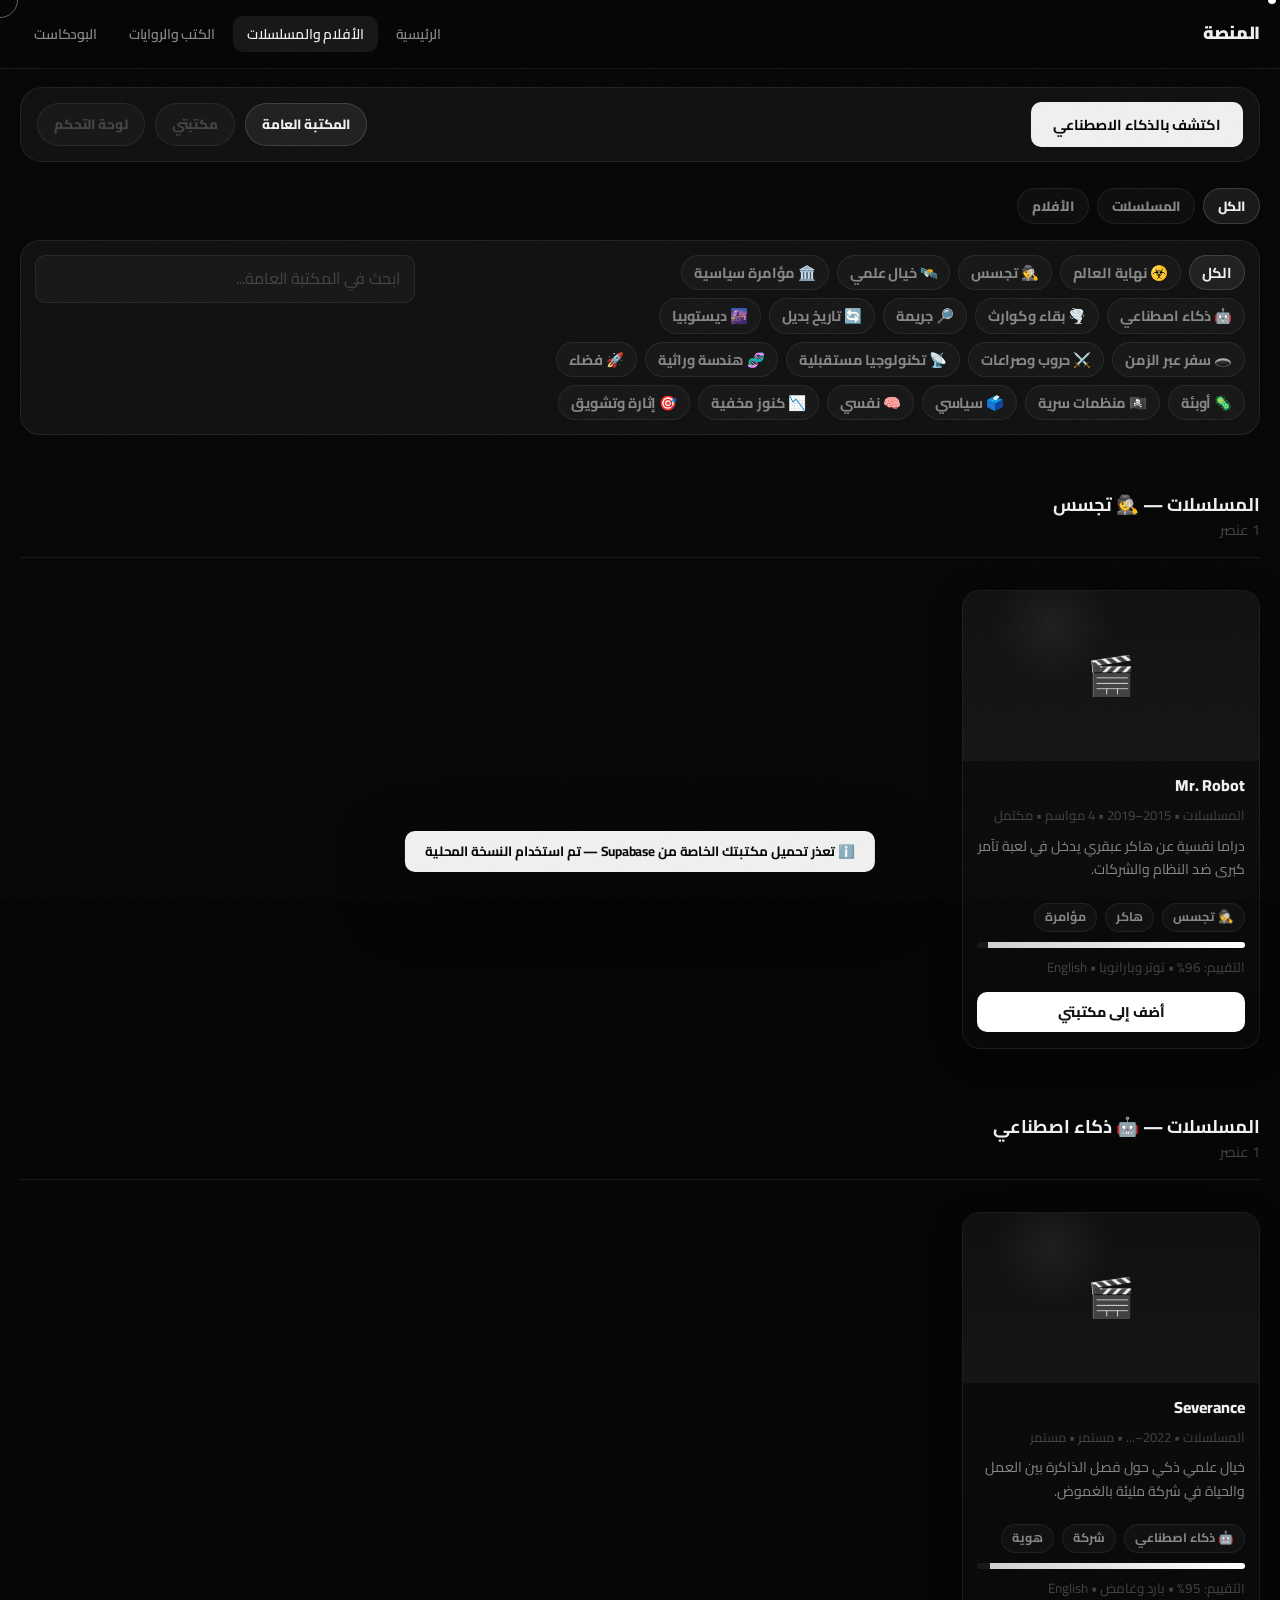
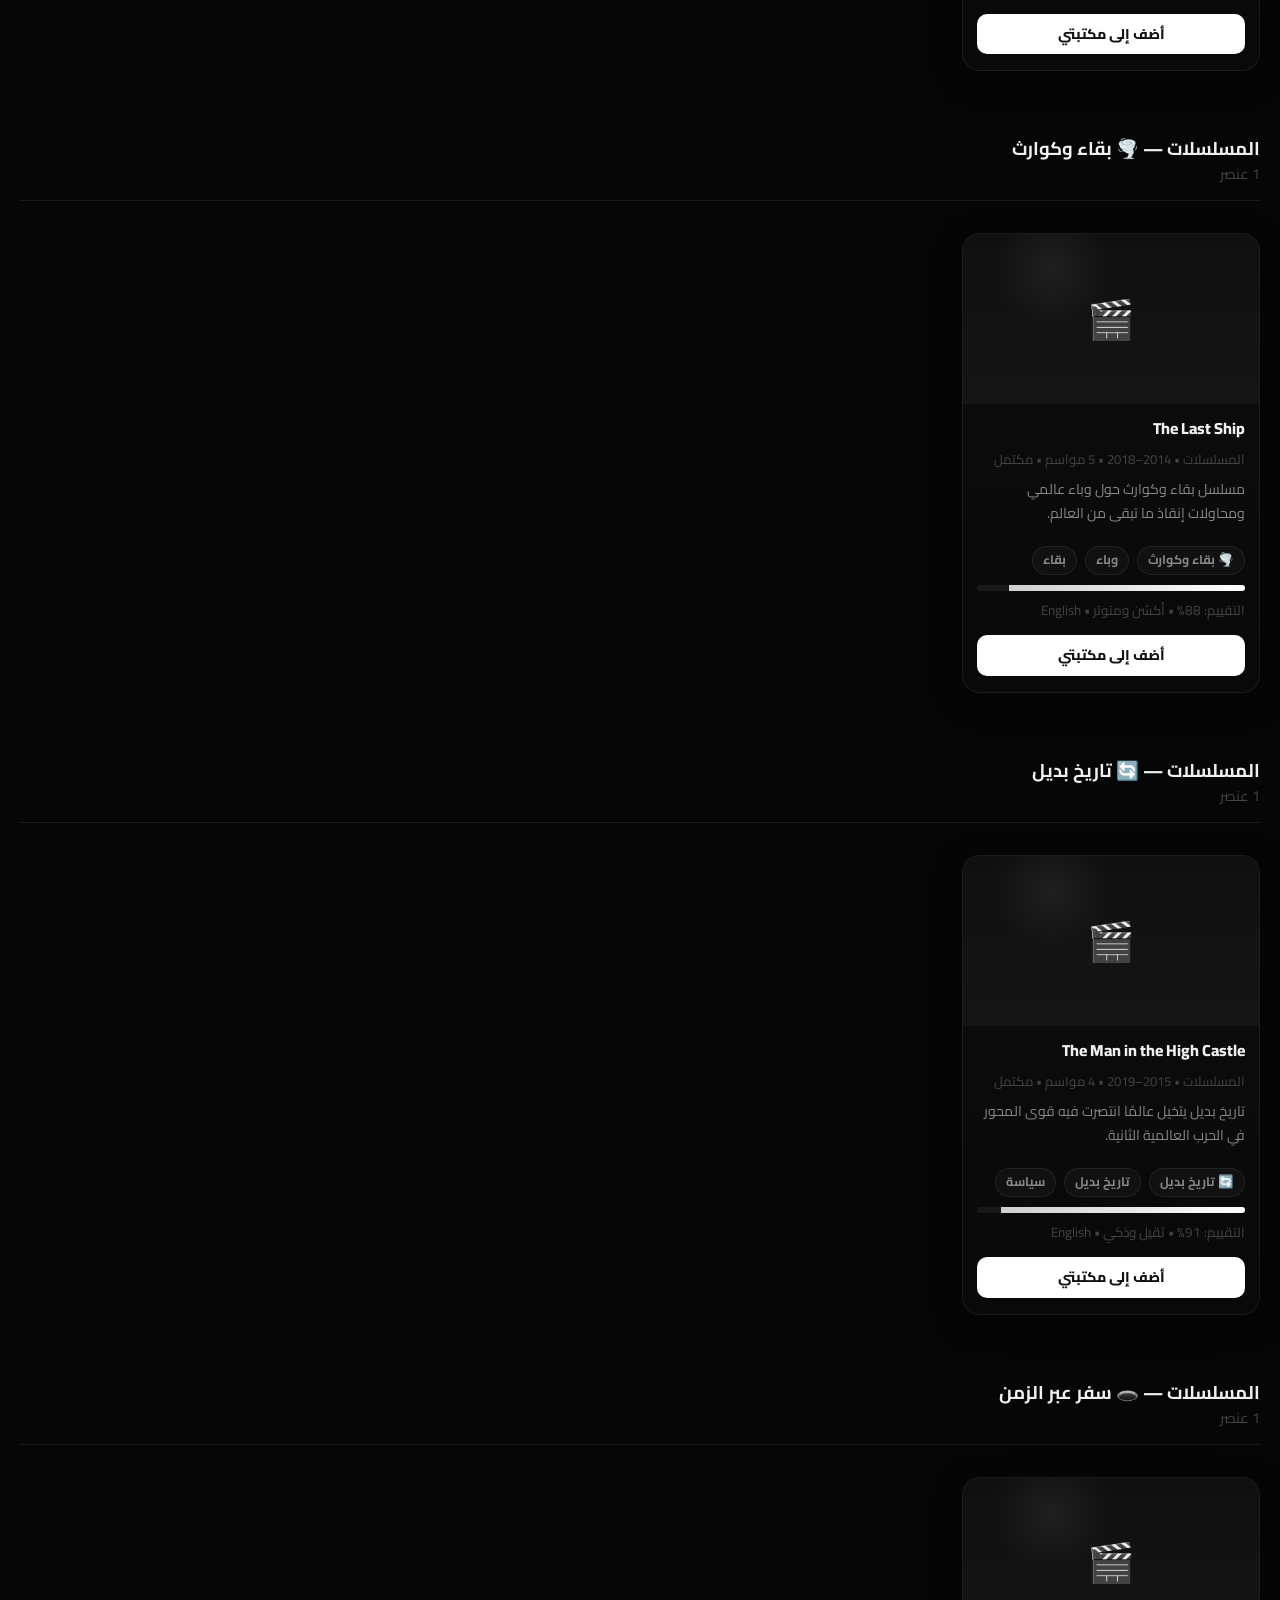
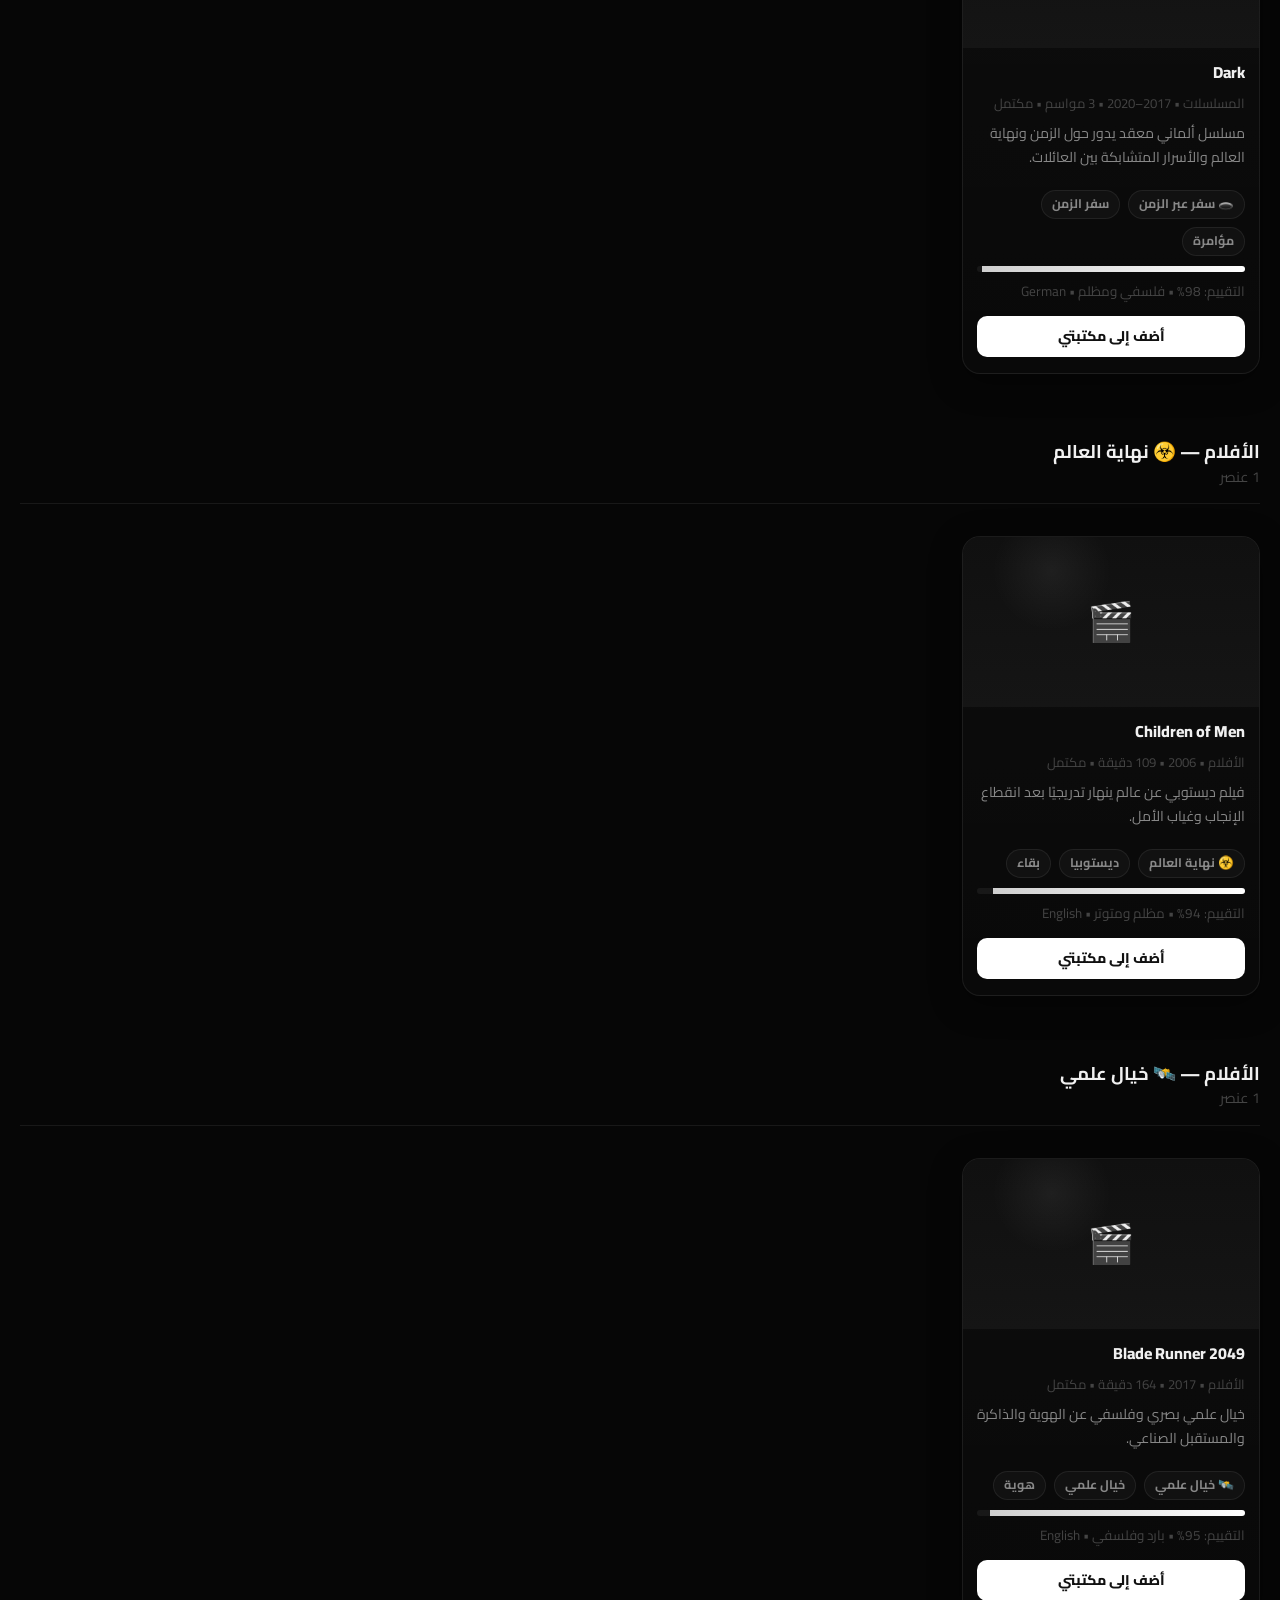
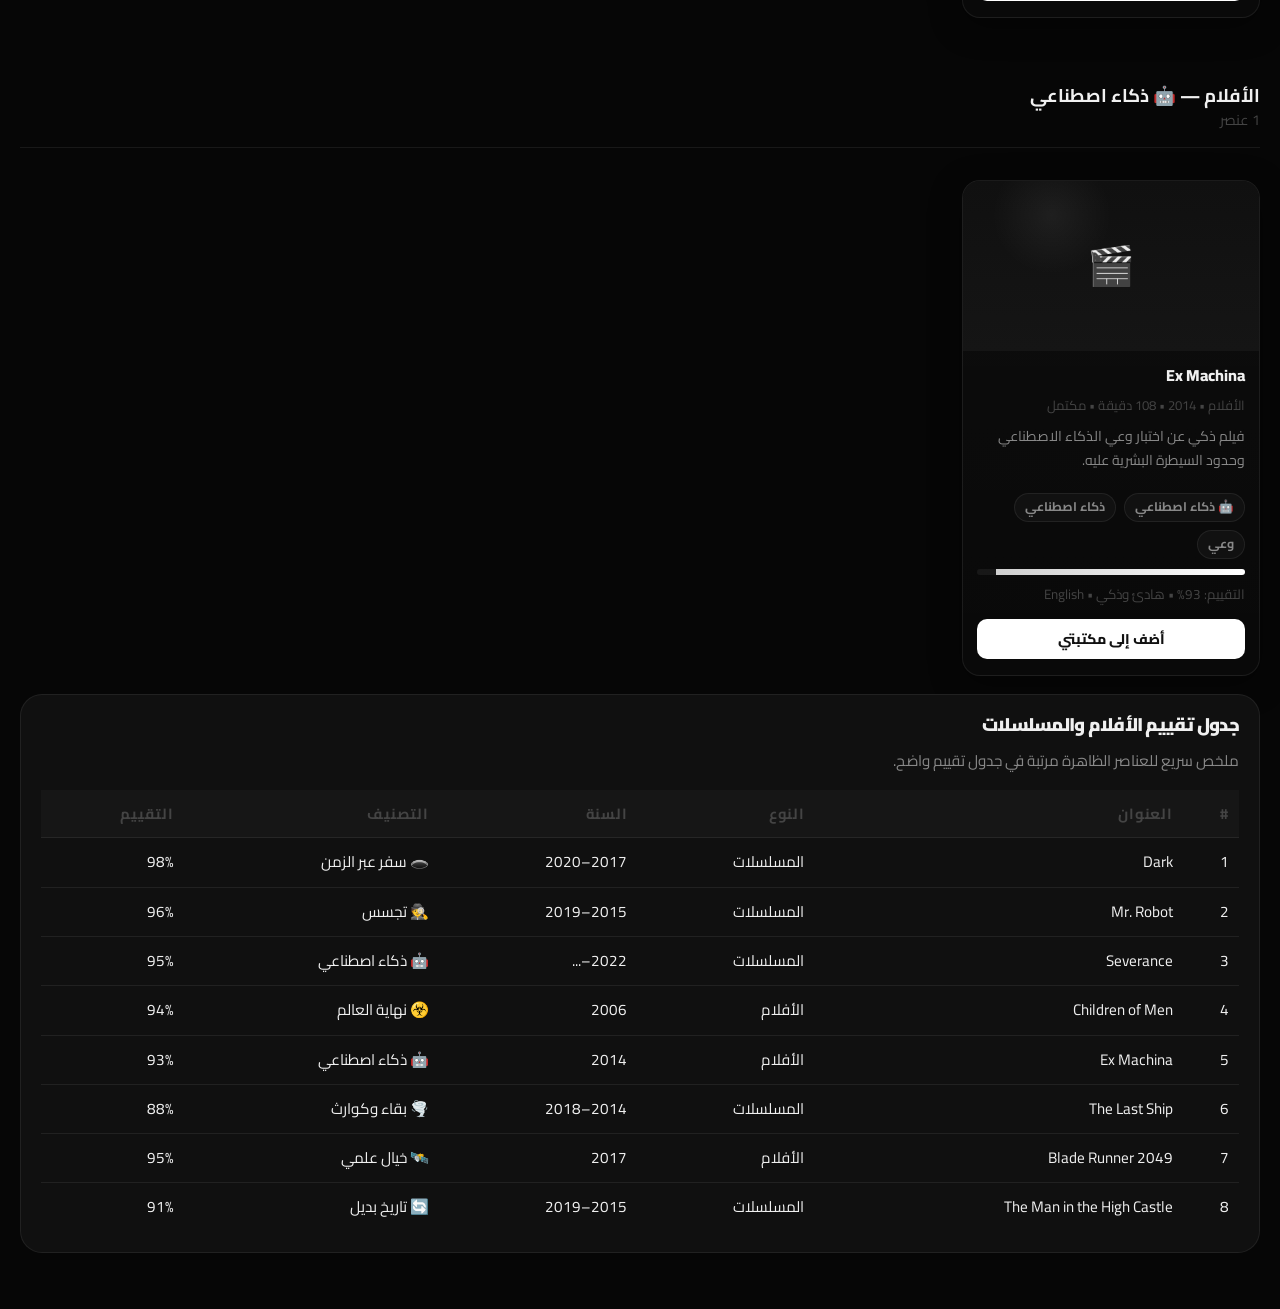
<file: movies.html>
<!DOCTYPE html>
<html lang="ar" dir="rtl">
<head>
  <meta charset="UTF-8" />
  <meta name="viewport" content="width=device-width, initial-scale=1.0" />

  <link rel="preconnect" href="https://fonts.googleapis.com" />
  <link rel="preconnect" href="https://fonts.gstatic.com" crossorigin />
  <link
    href="https://fonts.googleapis.com/css2?family=Cairo:wght@300;400;600;700;800;900&family=Tajawal:wght@300;400;500;700;800&display=swap"
    rel="stylesheet"
  />
  <link rel="stylesheet" href="assets/css/style.css" />

  <title>الأفلام والمسلسلات | المنصة</title>

  <style>
    /* ===== PAGE FRAME ===== */
    .page-topbar {
      padding: 18px 0 10px;
    }

    .page-topbar .panel {
      padding: 14px 16px;
    }

    .page-topbar-inner {
      display: flex;
      align-items: center;
      justify-content: space-between;
      gap: 14px;
      flex-wrap: wrap;
    }

    .page-topbar-actions,
    .page-topbar-tabs {
      display: flex;
      gap: 10px;
      align-items: center;
      flex-wrap: wrap;
    }

    .section-block {
      display: none;
    }

    .section-block.active {
      display: block;
    }

    .section-body {
      padding-top: 16px;
      padding-bottom: 56px;
    }

    .view-toolbar-shell {
      margin-bottom: 18px;
    }

    .view-toolbar {
      padding: 14px;
      border-radius: 20px;
    }

    .toolbar-row {
      display: flex;
      align-items: flex-start;
      justify-content: space-between;
      gap: 14px;
      flex-wrap: wrap;
    }

    .toolbar-filters {
      display: flex;
      gap: 8px;
      flex-wrap: wrap;
      align-items: center;
      flex: 1 1 540px;
    }

    .toolbar-actions {
      display: flex;
      gap: 10px;
      flex-wrap: wrap;
      align-items: center;
      justify-content: flex-end;
      flex: 1 1 320px;
    }

    .search-box {
      min-width: 280px;
      max-width: 380px;
      width: 100%;
    }

    /* ===== SUBTYPE SWITCH ===== */
    .subtype-switch {
      display: flex;
      gap: 8px;
      flex-wrap: wrap;
      margin-bottom: 16px;
    }

    .subtype-btn {
      border: 1px solid var(--border);
      background: rgba(255,255,255,0.03);
      color: var(--text-2);
      border-radius: 999px;
      padding: 9px 14px;
      cursor: pointer;
      transition: 0.16s ease;
      font-weight: 800;
      line-height: 1.2;
    }

    .subtype-btn:hover,
    .subtype-btn.active {
      color: var(--text);
      background: rgba(255,255,255,0.08);
      border-color: rgba(255,255,255,0.15);
    }

    /* ===== FILTER/TABS ===== */
    .tab-btn {
      border: 1px solid var(--border);
      background: rgba(255,255,255,0.03);
      color: var(--text-3);
      border-radius: 999px;
      padding: 10px 16px;
      cursor: pointer;
      font-weight: 800;
      transition: 0.16s ease;
    }

    .tab-btn:hover,
    .tab-btn.active {
      color: var(--text);
      background: rgba(255,255,255,0.07);
      border-color: rgba(255,255,255,0.14);
    }

    .filter-btn {
      border: 1px solid var(--border);
      background: rgba(255,255,255,0.03);
      color: var(--text-2);
      border-radius: 999px;
      padding: 8px 12px;
      cursor: pointer;
      transition: 0.16s ease;
      font-size: 0.9rem;
      line-height: 1.2;
    }

    .filter-btn:hover,
    .filter-btn.active {
      color: var(--text);
      background: rgba(255,255,255,0.07);
      border-color: rgba(255,255,255,0.14);
    }

    /* ===== SECTIONED CONTENT ===== */
    .sections-stack {
      display: grid;
      gap: 26px;
    }

    .content-section {
      display: grid;
      gap: 14px;
    }

    .content-section-head {
      display: flex;
      align-items: center;
      justify-content: space-between;
      gap: 12px;
      flex-wrap: wrap;
    }

    .content-section-head h3 {
      margin: 0;
      font-size: 1.15rem;
      line-height: 1.35;
    }

    .content-section-head p {
      margin: 0;
      color: var(--text-3);
      font-size: 0.9rem;
      line-height: 1.7;
    }

    /* ===== 4-UP GRID ===== */
    .media-grid {
      display: grid;
      grid-template-columns: repeat(4, minmax(0, 1fr));
      gap: 16px;
      align-items: stretch;
    }

    .media-card {
      border: 1px solid var(--border);
      border-radius: 18px;
      overflow: hidden;
      background: linear-gradient(180deg, rgba(255,255,255,.03), rgba(255,255,255,.015));
      box-shadow: var(--shadow-md);
      transition: 0.18s ease;
      display: flex;
      flex-direction: column;
      min-height: 100%;
    }

    .media-card:hover {
      transform: translateY(-2px);
      border-color: rgba(255,255,255,0.12);
    }

    .media-cover {
      height: 170px;
      background:
        radial-gradient(circle at 30% 20%, rgba(255,255,255,0.05), transparent 24%),
        linear-gradient(180deg, #101010 0%, #181818 100%);
      position: relative;
      overflow: hidden;
    }

    .media-cover img {
      width: 100%;
      height: 100%;
      object-fit: cover;
      display: block;
    }

    .media-cover-fallback {
      position: absolute;
      inset: 0;
      display: none;
      align-items: center;
      justify-content: center;
      font-size: 2.4rem;
      color: var(--text-3);
      background:
        radial-gradient(circle at 30% 20%, rgba(255,255,255,0.06), transparent 24%),
        linear-gradient(180deg, #101010 0%, #151515 100%);
    }

    .media-body {
      padding: 14px 14px 16px;
      display: flex;
      flex-direction: column;
      gap: 8px;
      flex: 1;
    }

    .media-title {
      font-size: 1rem;
      font-weight: 800;
      line-height: 1.35;
      margin: 0;
    }

    .media-sub {
      color: var(--text-3);
      font-size: 0.82rem;
      line-height: 1.7;
      margin: 0;
    }

    .media-desc {
      color: var(--text-2);
      line-height: 1.7;
      font-size: 0.88rem;
      margin: 0;
      min-height: 60px;
      display: -webkit-box;
      -webkit-line-clamp: 3;
      -webkit-box-orient: vertical;
      overflow: hidden;
    }

    .tag-row {
      display: flex;
      gap: 8px;
      flex-wrap: wrap;
    }

    .tag {
      border: 1px solid var(--border);
      background: rgba(255,255,255,0.03);
      color: var(--text-2);
      border-radius: 999px;
      padding: 6px 10px;
      font-size: 0.78rem;
      line-height: 1.2;
    }

    .score-row {
      margin-top: 2px;
    }

    .score-bar {
      height: 6px;
      border-radius: 999px;
      background: rgba(255,255,255,0.06);
      overflow: hidden;
    }

    .score-bar > span {
      display: block;
      height: 100%;
      background: linear-gradient(90deg, #cfcfcf, #ffffff);
    }

    .helper-note {
      color: var(--text-3);
      font-size: 0.84rem;
      line-height: 1.65;
    }

    .card-actions {
      display: flex;
      gap: 8px;
      flex-wrap: wrap;
      margin-top: auto;
      padding-top: 6px;
    }

    .small-btn {
      border: 1px solid var(--border);
      background: rgba(255,255,255,0.03);
      color: var(--text);
      border-radius: 10px;
      padding: 9px 11px;
      font: inherit;
      font-size: 0.88rem;
      cursor: pointer;
      transition: 0.16s ease;
    }

    .small-btn:hover {
      transform: translateY(-1px);
      background: rgba(255,255,255,0.05);
    }

    .small-btn.primary {
      background: #ffffff;
      color: #111111;
      border: none;
      width: 100%;
      justify-content: center;
      font-weight: 800;
    }

    .small-btn.danger {
      color: #ffd1d1;
      background: rgba(255,255,255,0.03);
    }

    /* ===== DASHBOARD ===== */
    .dashboard-grid {
      display: grid;
      gap: 18px;
    }

    .dashboard-top {
      display: flex;
      align-items: center;
      justify-content: space-between;
      gap: 14px;
      flex-wrap: wrap;
    }

    .mini-stats {
      display: flex;
      gap: 10px;
      flex-wrap: wrap;
    }

    .mini-stat {
      padding: 10px 12px;
      border: 1px solid var(--border);
      border-radius: 12px;
      background: rgba(255,255,255,0.025);
      color: var(--text-2);
      font-size: 0.9rem;
    }

    .mini-stat strong {
      color: var(--text);
    }

    .pw-panel {
      max-width: 460px;
      margin-inline: auto;
    }

    .table-wrap {
      overflow: auto;
    }

    .data-table {
      width: 100%;
      border-collapse: collapse;
    }

    .data-table th,
    .data-table td {
      border-bottom: 1px solid var(--border);
      padding: 12px 10px;
      text-align: right;
      vertical-align: top;
    }

    .data-table th {
      color: var(--text-3);
      font-size: 0.92rem;
      font-weight: 700;
    }

    .data-table td {
      color: var(--text);
      font-size: 0.95rem;
    }

    .muted {
      color: var(--text-3);
    }

    .empty-state {
      padding: 28px;
      border: 1px dashed var(--border);
      border-radius: 20px;
      text-align: center;
      color: var(--text-3);
      background: rgba(255,255,255,0.02);
    }

    /* ===== MODAL ===== */
    .modal-backdrop {
      position: fixed;
      inset: 0;
      display: none;
      align-items: center;
      justify-content: center;
      padding: 18px;
      background: rgba(0,0,0,0.72);
      z-index: 2000;
    }

    .modal-backdrop.open {
      display: flex;
    }

    .modal {
      width: min(980px, 100%);
      max-height: calc(100vh - 36px);
      overflow: auto;
      border: 1px solid var(--border);
      border-radius: 24px;
      background: #0b0b0b;
      box-shadow: var(--shadow-lg);
    }

    .modal-head,
    .modal-foot {
      padding: 18px;
      border-bottom: 1px solid var(--border);
      display: flex;
      align-items: center;
      justify-content: space-between;
      gap: 12px;
    }

    .modal-foot {
      border-top: 1px solid var(--border);
      border-bottom: none;
      justify-content: flex-end;
    }

    .modal-body {
      padding: 18px;
    }

    .close-btn {
      border: none;
      background: transparent;
      color: var(--text-2);
      font-size: 1.2rem;
      cursor: pointer;
    }

    .form-grid-2,
    .form-grid-3 {
      display: grid;
      gap: 12px;
    }

    .form-grid-2 {
      grid-template-columns: repeat(2, 1fr);
    }

    .form-grid-3 {
      grid-template-columns: repeat(3, 1fr);
    }

    .discover-results {
      display: grid;
      gap: 12px;
      margin-top: 18px;
    }

    .discover-card {
      border: 1px solid var(--border);
      border-radius: 18px;
      padding: 14px;
      background: rgba(255,255,255,0.025);
    }

    .input,
    .textarea,
    .select,
    select.input {
      background: rgba(255,255,255,0.03);
      color: var(--text);
    }

    .input::placeholder,
    .textarea::placeholder {
      color: var(--text-3);
    }

    select.input option,
    .select option {
      background: #101010;
      color: #ffffff;
    }

    @media (max-width: 1250px) {
      .media-grid {
        grid-template-columns: repeat(3, minmax(0, 1fr));
      }
    }

    @media (max-width: 980px) {
      .page-topbar {
        padding-top: 16px;
      }

      .toolbar-row {
        flex-direction: column;
        align-items: stretch;
      }

      .toolbar-filters,
      .toolbar-actions {
        flex: 1 1 auto;
        justify-content: flex-start;
      }

      .search-box {
        max-width: none;
      }

      .media-grid {
        grid-template-columns: repeat(2, minmax(0, 1fr));
      }
    }

    @media (max-width: 760px) {
      .form-grid-2,
      .form-grid-3 {
        grid-template-columns: 1fr;
      }

      .media-grid {
        grid-template-columns: 1fr;
      }

      .page-topbar .panel,
      .view-toolbar {
        padding: 12px;
      }

      .tab-btn,
      .subtype-btn {
        width: 100%;
        text-align: center;
      }

      .page-topbar-tabs,
      .page-topbar-actions {
        width: 100%;
      }

      .page-topbar-actions .btn {
        width: 100%;
      }
    }
  </style>
</head>

<body class="page-shell">
  <div id="cursor"></div>
  <div id="cursor-ring"></div>
  <header class="nav">
    <div class="container nav-inner">
      <a class="brand" href="index.html">المنصة</a>
      <nav class="nav-links">
        <a class="nav-link" href="index.html">الرئيسية</a>
        <a class="nav-link active" href="movies.html">الأفلام والمسلسلات</a>
        <a class="nav-link" href="books.html">الكتب والروايات</a>
        <a class="nav-link" href="podcasts.html">البودكاست</a>
      </nav>
    </div>
  </header>

  <main>
    <!-- TOP BAR -->
    <section class="page-topbar container">
      <div class="panel page-topbar-inner">
        <div class="page-topbar-actions">
          <button class="btn btn-primary" id="top-open-discover" type="button">
            اكتشف بالذكاء الاصطناعي
          </button>
        </div>

        <div class="page-topbar-tabs">
          <button class="tab-btn active" data-view="public">المكتبة العامة</button>
          <button class="tab-btn" data-view="private">مكتبتي</button>
          <button class="tab-btn" data-view="dashboard">لوحة التحكم</button>
        </div>
      </div>
    </section>

    <!-- PUBLIC -->
    <section id="view-public" class="section-block active section-body container">
      <div class="subtype-switch" id="public-subtypes"></div>

      <div class="view-toolbar-shell">
        <div class="panel view-toolbar">
          <div class="toolbar-row">
            <div class="toolbar-filters" id="public-filters"></div>

            <div class="toolbar-actions">
              <input
                id="public-search"
                class="input search-box"
                placeholder="ابحث في المكتبة العامة..."
              />
            </div>
          </div>
        </div>
      </div>

      <div id="public-sections" class="sections-stack"></div>
      <div id="public-rating-wrap" style="margin-top:18px;"></div>

      <div id="public-empty" class="empty-state" style="display:none;">
        لا توجد نتائج مطابقة في المكتبة العامة.
      </div>
    </section>

    <!-- PRIVATE -->
    <section id="view-private" class="section-block section-body container">
      <div class="subtype-switch" id="private-subtypes"></div>

      <div class="view-toolbar-shell">
        <div class="panel view-toolbar">
          <div class="toolbar-row">
            <div class="toolbar-filters" id="private-filters"></div>

            <div class="toolbar-actions">
              <input
                id="private-search"
                class="input search-box"
                placeholder="ابحث في مكتبتي..."
              />
              <button id="private-add-btn" class="btn btn-ghost" type="button">
                إضافة يدويًا
              </button>
            </div>
          </div>
        </div>
      </div>

      <div id="private-sections" class="sections-stack"></div>
      <div id="private-rating-wrap" style="margin-top:18px;"></div>

      <div id="private-empty" class="empty-state" style="display:none;">
        لا توجد عناصر في مكتبتك الخاصة بعد.
      </div>
    </section>

    <!-- DASHBOARD -->
    <section id="view-dashboard" class="section-block section-body container">
      <div id="dashboard-locked" class="panel pw-panel" style="padding:20px;">
        <div class="section-head" style="margin-bottom:12px;">
          <h2>لوحة التحكم</h2>
          <p>أدخل كلمة المرور للوصول إلى إدارة المكتبة العامة وإعدادات التخزين السحابي.</p>
        </div>

        <div class="form-grid-2">
          <input id="dashboard-password" class="input" type="password" placeholder="كلمة المرور" />
          <button id="unlock-dashboard-btn" class="btn btn-primary" type="button">دخول</button>
        </div>
      </div>

      <div id="dashboard-content" style="display:none;">
        <div class="dashboard-grid">
          <div class="dashboard-top">
            <div class="mini-stats" id="dashboard-stats"></div>
            <div class="toolbar-actions" style="justify-content:flex-start;">
              <button id="dashboard-add-btn" class="btn btn-primary" type="button">إضافة عنصر</button>
            </div>
          </div>

          <div class="panel" style="padding:20px;">
            <div class="section-head" style="margin-bottom:14px;">
              <h2 style="font-size:1.25rem;">إعدادات Supabase</h2>
              <p>يمكنك تفعيل الحفظ السحابي للمكتبة العامة ولمكتبتك الخاصة من هنا.</p>
            </div>

            <form id="supabase-form">
              <div class="form-grid-2">
                <div>
                  <div class="field-label">Project URL</div>
                  <input id="supa-url" class="input" placeholder="https://xxxx.supabase.co" />
                </div>
                <div>
                  <div class="field-label">Anon Key</div>
                  <input id="supa-key" class="input" placeholder="eyJhbGci..." />
                </div>
              </div>

              <div class="hero-actions" style="justify-content:flex-start; margin-top:16px;">
                <button class="btn btn-primary" type="submit">حفظ الإعدادات</button>
              </div>
            </form>

            <div class="badge-row" style="margin-top:16px;">
              <span class="badge">dbTable: <span id="page-db-table">—</span></span>
              <span class="badge">userTable: <span id="page-user-table">—</span></span>
              <span class="badge">نوع المحتوى: <span id="page-content-type">—</span></span>
              <span class="badge">Cloudflare: <span id="page-worker-url">—</span></span>
              <span class="badge">Supabase: <span id="page-supa-status">—</span></span>
            </div>
          </div>

          <div class="panel table-wrap" style="padding:20px;">
            <table class="data-table">
              <thead>
                <tr>
                  <th>#</th>
                  <th>العنوان</th>
                  <th>النوع</th>
                  <th>السنة</th>
                  <th>التصنيف</th>
                  <th>التقييم</th>
                  <th>إجراءات</th>
                </tr>
              </thead>
              <tbody id="dashboard-tbody"></tbody>
            </table>
          </div>
        </div>
      </div>
    </section>
  </main>

  <!-- FORM MODAL -->
  <div id="item-modal-backdrop" class="modal-backdrop">
    <div class="modal">
      <div class="modal-head">
        <div>
          <strong id="item-modal-title">إضافة عنصر</strong>
          <div class="helper-note" id="item-modal-subtitle">المكتبة العامة</div>
        </div>
        <button class="close-btn" data-close="item-modal-backdrop" type="button">✕</button>
      </div>

      <div class="modal-body">
        <div class="panel" style="padding:14px; margin-bottom:14px;">
          <div style="display:flex; align-items:center; justify-content:space-between; gap:10px; flex-wrap:wrap;">
            <div>
              <strong>تصنيف تلقائي</strong>
              <div class="helper-note">
                بعد كتابة العنوان والوصف، يمكن للذكاء الاصطناعي مساعدتك في اختيار النوع والتصنيف المناسبين.
              </div>
            </div>
            <button id="classify-btn" class="btn btn-secondary" type="button">تصنيف الآن</button>
          </div>
        </div>

        <input type="hidden" id="form-mode" />
        <input type="hidden" id="form-target" />
        <input type="hidden" id="form-id" />

        <div class="form-grid-3">
          <div>
            <div class="field-label">العنوان *</div>
            <input id="f-title" class="input" placeholder="مثال: Dark" />
          </div>

          <div>
            <div class="field-label">النوع</div>
            <select id="f-kind" class="select input">
              <option value="series">مسلسل</option>
              <option value="movie">فيلم</option>
            </select>
          </div>

          <div>
            <div class="field-label">السنة</div>
            <input id="f-year" class="input" placeholder="2017–2020" />
          </div>
        </div>

        <div class="form-grid-3" style="margin-top:12px;">
          <div>
            <div class="field-label">المواسم / المدة</div>
            <input id="f-seasons" class="input" placeholder="3 مواسم أو 128 دقيقة" />
          </div>

          <div>
            <div class="field-label">الحالة</div>
            <select id="f-status" class="select input">
              <option value="complete">مكتمل</option>
              <option value="ongoing">مستمر</option>
              <option value="cancelled">مُلغى</option>
            </select>
          </div>

          <div>
            <div class="field-label">التصنيف</div>
            <select id="f-filter" class="select input"></select>
          </div>
        </div>

        <div style="margin-top:12px;">
          <div class="field-label">الوصف</div>
          <textarea id="f-desc" class="textarea" placeholder="اكتب وصفًا مختصرًا..."></textarea>
        </div>

        <div class="form-grid-3" style="margin-top:12px;">
          <div>
            <div class="field-label">التاغات (مفصولة بفواصل)</div>
            <input id="f-tags" class="input" placeholder="خيال علمي، مؤامرة، سفر زمن" />
          </div>

          <div>
            <div class="field-label">الأجواء</div>
            <input id="f-vibes" class="input" placeholder="مظلم، فلسفي، متوتر" />
          </div>

          <div>
            <div class="field-label">اللغة الأصلية</div>
            <input id="f-language" class="input" placeholder="English / Arabic / Korean" />
          </div>
        </div>

        <div class="form-grid-2" style="margin-top:12px;">
          <div>
            <div class="field-label">التقييم (0–100)</div>
            <input id="f-bar" class="input" type="number" min="0" max="100" value="80" />
          </div>

          <div>
            <div class="field-label">صورة البوستر (اختياري)</div>
            <input id="f-poster" class="input" placeholder="سيتم جلبها تلقائيًا إن أمكن" />
          </div>
        </div>
      </div>

      <div class="modal-foot">
        <button class="btn btn-ghost" data-close="item-modal-backdrop" type="button">إلغاء</button>
        <button id="save-item-btn" class="btn btn-primary" type="button">حفظ</button>
      </div>
    </div>
  </div>

  <!-- DISCOVER MODAL -->
  <div id="discover-modal-backdrop" class="modal-backdrop">
    <div class="modal">
      <div class="modal-head">
        <div>
          <strong>اكتشف بالذكاء الاصطناعي</strong>
          <div class="helper-note" id="discover-target-label">سيتم الإضافة إلى المكتبة العامة</div>
        </div>
        <button class="close-btn" data-close="discover-modal-backdrop" type="button">✕</button>
      </div>

      <div class="modal-body">
        <input type="hidden" id="discover-target" value="public" />

        <div class="form-grid-3">
          <div>
            <div class="field-label">📂 النوع</div>
            <select id="d-kind" class="select input"></select>
          </div>

          <div>
            <div class="field-label">🎭 الموضوع</div>
            <select id="d-topic" class="select input"></select>
          </div>

          <div>
            <div class="field-label">📅 الحقبة الزمنية</div>
            <select id="d-era" class="select input"></select>
          </div>
        </div>

        <div class="form-grid-3" style="margin-top:12px;">
          <div>
            <div class="field-label">⏱️ الطول</div>
            <select id="d-length" class="select input"></select>
          </div>

          <div>
            <div class="field-label">🎨 الأجواء</div>
            <select id="d-mood" class="select input"></select>
          </div>

          <div>
            <div class="field-label">⭐ الشهرة</div>
            <select id="d-popularity" class="select input"></select>
          </div>
        </div>

        <div class="form-grid-3" style="margin-top:12px;">
          <div>
            <div class="field-label">🌍 اللغة الأصلية</div>
            <select id="d-language" class="select input"></select>
          </div>

          <div>
            <div class="field-label">⚡ الإيقاع</div>
            <select id="d-pace" class="select input"></select>
          </div>

          <div>
            <div class="field-label">🧠 درجة التعقيد</div>
            <select id="d-complexity" class="select input"></select>
          </div>
        </div>

        <div class="form-grid-3" style="margin-top:12px;">
          <div>
            <div class="field-label">🎬 نوع النهاية</div>
            <select id="d-ending" class="select input"></select>
          </div>

          <div>
            <div class="field-label">🌐 المنشأ</div>
            <select id="d-origin" class="select input"></select>
          </div>

          <div>
            <div class="field-label">🔬 الواقعية</div>
            <select id="d-realism" class="select input"></select>
          </div>
        </div>

        <div style="margin-top:12px;">
          <div class="field-label">✍️ أخبرني أكثر (اختياري)</div>
          <textarea
            id="d-notes"
            class="textarea"
            placeholder="مثلاً: أريد شيئًا مثل Dark لكن أقصر، أو مسلسل كوري مع ذكاء اصطناعي..."
          ></textarea>
        </div>

        <div class="hero-actions" style="justify-content:flex-start; margin-top:16px;">
          <button id="run-discover-btn" class="btn btn-primary" type="button">✨ ابحث الآن</button>
        </div>

        <div id="discover-results" class="discover-results"></div>
      </div>
    </div>
  </div>

  <div id="toast"></div>

  <script src="assets/js/config.js"></script>
  <script src="assets/js/common.js"></script>
  <script>
    const {
      toast,
      storageGet,
      storageSet,
      ensureUserId,
      getPageConfig,
      getSupabaseConfig,
      saveSupabaseConfig,
      getDiscoverOptions,
      buildDiscoverPrompt,
      buildClassifyPrompt,
      groupItemsBySection,
      buildRatingTableHTML,
      dbFetch,
      dbInsert,
      dbUpdate,
      dbDelete,
      callAI,
      parseAIJson
    } = window.AppCommon;

    const PAGE_KEY = "movies";
    const PAGE = getPageConfig(PAGE_KEY);
    const FILTERS = PAGE.filters;
    const FILTER_KEYS = Object.keys(FILTERS);
    const SUBTYPES = PAGE.subtypes || {};
    const SUBTYPE_KEYS = Object.keys(SUBTYPES);
    const DISCOVER = getDiscoverOptions(PAGE_KEY);

    const state = {
      currentView: "public",
      dashboardUnlocked: false,

      publicItems: [],
      privateItems: [],

      publicFilter: "all",
      privateFilter: "all",

      publicSubtype: PAGE.defaultSubtype || "all",
      privateSubtype: PAGE.defaultSubtype || "all",

      publicQuery: "",
      privateQuery: ""
    };

    const DEFAULT_PUBLIC = [
      {
        id: "1",
        title: "Dark",
        kind: "series",
        year: "2017–2020",
        seasons: "3 مواسم",
        status: "complete",
        filter: "time",
        type: "time",
        desc: "مسلسل ألماني معقد يدور حول الزمن ونهاية العالم والأسرار المتشابكة بين العائلات.",
        tags: ["سفر الزمن", "مؤامرة", "مظلم"],
        vibes: "فلسفي ومظلم",
        bar: 98,
        badge_extra: "",
        poster: "",
        language: "German"
      },
      {
        id: "2",
        title: "Mr. Robot",
        kind: "series",
        year: "2015–2019",
        seasons: "4 مواسم",
        status: "complete",
        filter: "spy",
        type: "spy",
        desc: "دراما نفسية عن هاكر عبقري يدخل في لعبة تآمر كبرى ضد النظام والشركات.",
        tags: ["هاكر", "مؤامرة", "نفسي"],
        vibes: "توتر وبارانويا",
        bar: 96,
        badge_extra: "",
        poster: "",
        language: "English"
      },
      {
        id: "3",
        title: "Severance",
        kind: "series",
        year: "2022–...",
        seasons: "مستمر",
        status: "ongoing",
        filter: "ai",
        type: "ai",
        desc: "خيال علمي ذكي حول فصل الذاكرة بين العمل والحياة في شركة مليئة بالغموض.",
        tags: ["شركة", "هوية", "غموض"],
        vibes: "بارد وغامض",
        bar: 95,
        badge_extra: "",
        poster: "",
        language: "English"
      },
      {
        id: "4",
        title: "Children of Men",
        kind: "movie",
        year: "2006",
        seasons: "109 دقيقة",
        status: "complete",
        filter: "end",
        type: "end",
        desc: "فيلم ديستوبي عن عالم ينهار تدريجيًا بعد انقطاع الإنجاب وغياب الأمل.",
        tags: ["ديستوبيا", "بقاء", "انهيار"],
        vibes: "مظلم ومتوتر",
        bar: 94,
        badge_extra: "",
        poster: "",
        language: "English"
      },
      {
        id: "5",
        title: "Ex Machina",
        kind: "movie",
        year: "2014",
        seasons: "108 دقيقة",
        status: "complete",
        filter: "ai",
        type: "ai",
        desc: "فيلم ذكي عن اختبار وعي الذكاء الاصطناعي وحدود السيطرة البشرية عليه.",
        tags: ["ذكاء اصطناعي", "وعي", "مختبر"],
        vibes: "هادئ وذكي",
        bar: 93,
        badge_extra: "",
        poster: "",
        language: "English"
      },
      {
        id: "6",
        title: "The Last Ship",
        kind: "series",
        year: "2014–2018",
        seasons: "5 مواسم",
        status: "complete",
        filter: "survival",
        type: "survival",
        desc: "مسلسل بقاء وكوارث حول وباء عالمي ومحاولات إنقاذ ما تبقى من العالم.",
        tags: ["وباء", "بقاء", "بحرية"],
        vibes: "أكشن ومتوتر",
        bar: 88,
        badge_extra: "",
        poster: "",
        language: "English"
      },
      {
        id: "7",
        title: "Blade Runner 2049",
        kind: "movie",
        year: "2017",
        seasons: "164 دقيقة",
        status: "complete",
        filter: "sci",
        type: "sci",
        desc: "خيال علمي بصري وفلسفي عن الهوية والذاكرة والمستقبل الصناعي.",
        tags: ["خيال علمي", "هوية", "مستقبل"],
        vibes: "بارد وفلسفي",
        bar: 95,
        badge_extra: "",
        poster: "",
        language: "English"
      },
      {
        id: "8",
        title: "The Man in the High Castle",
        kind: "series",
        year: "2015–2019",
        seasons: "4 مواسم",
        status: "complete",
        filter: "alt",
        type: "alt",
        desc: "تاريخ بديل يتخيل عالمًا انتصرت فيه قوى المحور في الحرب العالمية الثانية.",
        tags: ["تاريخ بديل", "سياسة", "احتلال"],
        vibes: "ثقيل وذكي",
        bar: 91,
        badge_extra: "",
        poster: "",
        language: "English"
      }
    ];

    function setPageMeta() {
      const supa = getSupabaseConfig();
      const dbTable = document.getElementById("page-db-table");
      const userTable = document.getElementById("page-user-table");
      const contentType = document.getElementById("page-content-type");
      const workerUrl = document.getElementById("page-worker-url");
      const supaStatus = document.getElementById("page-supa-status");

      if (dbTable) dbTable.textContent = PAGE.dbTable;
      if (userTable) userTable.textContent = PAGE.userTable;
      if (contentType) contentType.textContent = PAGE.contentType;
      if (workerUrl) workerUrl.textContent = window.APP_CONFIG.WORKER_URL || "—";
      if (supaStatus) supaStatus.textContent = supa.connected ? "متصل" : "غير مهيأ";
    }

    function normalizeItem(item, target = "public") {
      const out = { ...item };

      out.id = String(out.id || Date.now());
      out.title = out.title || "بدون عنوان";

      const incomingKind = String(out.kind || "").trim();
      out.kind = SUBTYPE_KEYS.includes(incomingKind) && incomingKind !== "all" ? incomingKind : "movie";

      out.year = out.year || "";
      out.seasons = out.seasons || "";
      out.status = out.status || "complete";

      out.filter = FILTER_KEYS.includes(out.filter) ? out.filter : "sci";
      out.type = out.type || out.filter;

      out.desc = out.desc || out.desc_ar || "";
      out.tags = Array.isArray(out.tags)
        ? out.tags
        : typeof out.tags === "string"
        ? out.tags.split(/[،,]/).map((s) => s.trim()).filter(Boolean)
        : [];

      out.vibes = out.vibes || "";
      out.bar = Math.max(0, Math.min(100, parseInt(out.bar || 75, 10)));
      out.badge_extra = out.badge_extra || "";
      out.poster = out.poster || "";
      out.language = out.language || "";

      if (target === "private") {
        out.user_id = out.user_id || ensureUserId();
      }

      return out;
    }

    function loadLocalPublic() {
      const raw = storageGet(PAGE.localKey, "");
      if (!raw) return DEFAULT_PUBLIC.slice();
      try {
        return JSON.parse(raw);
      } catch {
        return DEFAULT_PUBLIC.slice();
      }
    }

    function saveLocalPublic() {
      storageSet(PAGE.localKey, JSON.stringify(state.publicItems));
    }

    function loadLocalPrivate() {
      const raw = storageGet(PAGE.myLocalKey, "");
      if (!raw) return [];
      try {
        return JSON.parse(raw);
      } catch {
        return [];
      }
    }

    function saveLocalPrivate() {
      storageSet(PAGE.myLocalKey, JSON.stringify(state.privateItems));
    }

    async function loadData() {
      const supa = getSupabaseConfig();

      state.publicItems = loadLocalPublic().map((item) => normalizeItem(item, "public"));
      state.privateItems = loadLocalPrivate().map((item) => normalizeItem(item, "private"));

      if (supa.connected) {
        try {
          const publicRows = await dbFetch(PAGE.dbTable, "select=*");
          if (Array.isArray(publicRows)) {
            state.publicItems = publicRows.map((item) => normalizeItem(item, "public"));
            saveLocalPublic();
          }
        } catch (e) {
          toast("ℹ️ تعذر تحميل المكتبة العامة من Supabase — تم استخدام النسخة المحلية");
        }

        try {
          const userId = ensureUserId();
          const privateRows = await dbFetch(
            PAGE.userTable,
            `select=*&user_id=eq.${encodeURIComponent(userId)}`
          );
          if (Array.isArray(privateRows)) {
            state.privateItems = privateRows.map((item) => normalizeItem(item, "private"));
            saveLocalPrivate();
          }
        } catch (e) {
          toast("ℹ️ تعذر تحميل مكتبتك الخاصة من Supabase — تم استخدام النسخة المحلية");
        }
      }
    }

    function statusLabel(status) {
      return (
        {
          complete: "مكتمل",
          ongoing: "مستمر",
          cancelled: "مُلغى"
        }[status] || status || "—"
      );
    }

    function kindLabel(kind) {
      return PAGE.subtypes?.[kind] || kind || "—";
    }

    function buildFilterButtons(containerId, activeKey, onChange) {
      const container = document.getElementById(containerId);
      container.innerHTML = "";

      Object.entries(FILTERS).forEach(([key, label]) => {
        const btn = document.createElement("button");
        btn.type = "button";
        btn.className = "filter-btn" + (key === activeKey ? " active" : "");
        btn.textContent = label;
        btn.addEventListener("click", () => onChange(key));
        container.appendChild(btn);
      });
    }

    function buildSubtypeButtons(containerId, activeKey, onChange) {
      const container = document.getElementById(containerId);
      container.innerHTML = "";

      Object.entries(SUBTYPES).forEach(([key, label]) => {
        const btn = document.createElement("button");
        btn.type = "button";
        btn.className = "subtype-btn" + (key === activeKey ? " active" : "");
        btn.textContent = label;
        btn.addEventListener("click", () => onChange(key));
        container.appendChild(btn);
      });
    }

    function textMatches(item, query) {
      const q = (query || "").trim().toLowerCase();
      if (!q) return true;

      const text = [
        item.title,
        item.kind,
        item.year,
        item.seasons,
        item.desc,
        item.vibes,
        item.language,
        ...(item.tags || [])
      ]
        .join(" ")
        .toLowerCase();

      return text.includes(q);
    }

    function getFilteredItems(target) {
      const items = target === "public" ? state.publicItems : state.privateItems;
      const filterKey = target === "public" ? state.publicFilter : state.privateFilter;
      const subtypeKey = target === "public" ? state.publicSubtype : state.privateSubtype;
      const query = target === "public" ? state.publicQuery : state.privateQuery;

      return items.filter((item) => {
        const passFilter = filterKey === "all" || item.filter === filterKey;
        const passSubtype = subtypeKey === "all" || item.kind === subtypeKey;
        return passFilter && passSubtype && textMatches(item, query);
      });
    }

    function createCoverHtml(item) {
      if (item.poster) {
        return `
          <div class="media-cover">
            <img
              src="${item.poster}"
              alt="${item.title}"
              onerror="this.style.display='none'; this.nextElementSibling.style.display='flex';"
            />
            <div class="media-cover-fallback">🎬</div>
          </div>
        `;
      }

      return `
        <div class="media-cover">
          <div class="media-cover-fallback" style="display:flex;">🎬</div>
        </div>
      `;
    }

    function createCard(item, target) {
      const card = document.createElement("article");
      card.className = "media-card";

      const actions = [];

      if (target === "public") {
        actions.push(
          `<button class="small-btn primary" data-action="clone-private" data-id="${item.id}">أضف إلى مكتبتي</button>`
        );
      }

      if (target === "private") {
        actions.push(
          `<button class="small-btn" data-action="edit-private" data-id="${item.id}">تعديل</button>`
        );
        actions.push(
          `<button class="small-btn danger" data-action="delete-private" data-id="${item.id}">حذف</button>`
        );
      }

      card.innerHTML = `
        ${createCoverHtml(item)}

        <div class="media-body">
          <div class="media-title">${item.title}</div>

          <div class="media-sub">
            ${kindLabel(item.kind)}
            ${item.year ? " • " + item.year : ""}
            ${item.seasons ? " • " + item.seasons : ""}
            ${item.status ? " • " + statusLabel(item.status) : ""}
          </div>

          <div class="media-desc">${item.desc || "لا يوجد وصف بعد."}</div>

          <div class="tag-row">
            <span class="tag">${FILTERS[item.filter] || item.filter}</span>
            ${(item.tags || [])
              .slice(0, 2)
              .map((tag) => `<span class="tag">${tag}</span>`)
              .join("")}
          </div>

          <div class="score-row">
            <div class="score-bar"><span style="width:${item.bar || 0}%"></span></div>
          </div>

          <div class="helper-note">
            التقييم: ${item.bar || 0}% ${item.vibes ? "• " + item.vibes : ""} ${
        item.language ? "• " + item.language : ""
      }
          </div>

          <div class="card-actions">${actions.join("")}</div>
        </div>
      `;

      return card;
    }

    function renderSectionedTarget(target) {
      const subtypeContainerId = target === "public" ? "public-subtypes" : "private-subtypes";
      const filterContainerId = target === "public" ? "public-filters" : "private-filters";
      const sectionsContainerId = target === "public" ? "public-sections" : "private-sections";
      const emptyId = target === "public" ? "public-empty" : "private-empty";
      const ratingWrapId = target === "public" ? "public-rating-wrap" : "private-rating-wrap";

      const activeSubtype = target === "public" ? state.publicSubtype : state.privateSubtype;
      const activeFilter = target === "public" ? state.publicFilter : state.privateFilter;

      buildSubtypeButtons(subtypeContainerId, activeSubtype, (key) => {
        if (target === "public") state.publicSubtype = key;
        else state.privateSubtype = key;
        renderSectionedTarget(target);
      });

      buildFilterButtons(filterContainerId, activeFilter, (key) => {
        if (target === "public") state.publicFilter = key;
        else state.privateFilter = key;
        renderSectionedTarget(target);
      });

      const items = getFilteredItems(target);
      const empty = document.getElementById(emptyId);
      const sectionsWrap = document.getElementById(sectionsContainerId);
      const ratingWrap = document.getElementById(ratingWrapId);

      sectionsWrap.innerHTML = "";
      ratingWrap.innerHTML = "";

      if (!items.length) {
        empty.style.display = "block";
        return;
      }

      empty.style.display = "none";

      const sections = groupItemsBySection(items, PAGE_KEY, {
        activeSubtype,
        subtypeKey: "kind"
      });

      if (!sections.length) {
        const fallbackSection = document.createElement("section");
        fallbackSection.className = "content-section";
        fallbackSection.innerHTML = `
          <div class="content-section-head">
            <div>
              <h3>النتائج</h3>
              <p>العناصر المطابقة الحالية</p>
            </div>
          </div>
          <div class="media-grid"></div>
        `;

        const grid = fallbackSection.querySelector(".media-grid");
        items.forEach((item) => grid.appendChild(createCard(item, target)));
        sectionsWrap.appendChild(fallbackSection);
      } else {
        sections.forEach((section) => {
          const sec = document.createElement("section");
          sec.className = "content-section";

          sec.innerHTML = `
            <div class="content-section-head">
              <div>
                <h3>${section.sectionTitle}</h3>
                <p>${section.items.length} عنصر</p>
              </div>
            </div>
            <div class="media-grid"></div>
          `;

          const grid = sec.querySelector(".media-grid");
          section.items.forEach((item) => grid.appendChild(createCard(item, target)));
          sectionsWrap.appendChild(sec);
        });
      }

      ratingWrap.innerHTML = buildRatingTableHTML(items, PAGE_KEY);

      if (target === "public") {
        bindPublicCardActions();
      } else {
        bindPrivateCardActions();
      }
    }

    function renderPublic() {
      renderSectionedTarget("public");
    }

    function renderPrivate() {
      renderSectionedTarget("private");
    }

    function renderDashboard() {
      const statsWrap = document.getElementById("dashboard-stats");
      const tbody = document.getElementById("dashboard-tbody");

      const counts = {};
      state.publicItems.forEach((item) => {
        counts[item.filter] = (counts[item.filter] || 0) + 1;
      });

      const movieCount = state.publicItems.filter((x) => x.kind === "movie").length;
      const seriesCount = state.publicItems.filter((x) => x.kind === "series").length;

      statsWrap.innerHTML = [
        `<div class="mini-stat"><strong>${state.publicItems.length}</strong> إجمالي</div>`,
        `<div class="mini-stat"><strong>${seriesCount}</strong> مسلسلات</div>`,
        `<div class="mini-stat"><strong>${movieCount}</strong> أفلام</div>`,
        ...Object.entries(FILTERS)
          .filter(([key]) => key !== "all")
          .slice(0, 6)
          .map(
            ([key, label]) =>
              `<div class="mini-stat"><strong>${counts[key] || 0}</strong> ${label}</div>`
          )
      ].join("");

      if (!state.publicItems.length) {
        tbody.innerHTML = `<tr><td colspan="7" class="muted">لا توجد عناصر بعد.</td></tr>`;
        return;
      }

      tbody.innerHTML = state.publicItems
        .map(
          (item, index) => `
        <tr>
          <td>${index + 1}</td>
          <td>
            <strong>${item.title}</strong>
            <div class="muted">${item.desc ? item.desc.slice(0, 70) : "—"}</div>
          </td>
          <td>${kindLabel(item.kind)}</td>
          <td>${item.year || "—"}</td>
          <td>${FILTERS[item.filter] || item.filter}</td>
          <td>${item.bar || 0}%</td>
          <td>
            <div class="card-actions">
              <button class="small-btn" data-action="edit-public" data-id="${item.id}">تعديل</button>
              <button class="small-btn danger" data-action="delete-public" data-id="${item.id}">حذف</button>
            </div>
          </td>
        </tr>
      `
        )
        .join("");

      tbody.querySelectorAll('[data-action="edit-public"]').forEach((btn) => {
        btn.addEventListener("click", () => openItemModal("edit", "public", btn.dataset.id));
      });

      tbody.querySelectorAll('[data-action="delete-public"]').forEach((btn) => {
        btn.addEventListener("click", () => deleteItem("public", btn.dataset.id));
      });
    }

    function switchView(view) {
      state.currentView = view;

      document.querySelectorAll(".tab-btn").forEach((btn) => {
        btn.classList.toggle("active", btn.dataset.view === view);
      });

      document.querySelectorAll(".section-block").forEach((section) => {
        section.classList.remove("active");
      });

      document.getElementById(`view-${view}`).classList.add("active");

      if (view === "public") renderPublic();
      if (view === "private") renderPrivate();
      if (view === "dashboard" && state.dashboardUnlocked) renderDashboard();
    }

    function bindPublicCardActions() {
      document.querySelectorAll('[data-action="clone-private"]').forEach((btn) => {
        btn.addEventListener("click", () => {
          const item = state.publicItems.find((x) => String(x.id) === String(btn.dataset.id));
          if (!item) return;

          addToPrivate({
            ...item,
            id: String(Date.now()) + Math.random().toString(36).slice(2)
          });
        });
      });
    }

    function bindPrivateCardActions() {
      document.querySelectorAll('[data-action="edit-private"]').forEach((btn) => {
        btn.addEventListener("click", () => openItemModal("edit", "private", btn.dataset.id));
      });

      document.querySelectorAll('[data-action="delete-private"]').forEach((btn) => {
        btn.addEventListener("click", () => deleteItem("private", btn.dataset.id));
      });
    }

    function openModal(id) {
      document.getElementById(id).classList.add("open");
    }

    function closeModal(id) {
      document.getElementById(id).classList.remove("open");
    }

    function fillFilterSelect() {
      const select = document.getElementById("f-filter");
      select.innerHTML = Object.entries(FILTERS)
        .filter(([key]) => key !== "all")
        .map(([key, label]) => `<option value="${key}">${label}</option>`)
        .join("");
    }

    function setFormValues(item) {
      document.getElementById("form-id").value = item?.id || "";
      document.getElementById("f-title").value = item?.title || "";
      document.getElementById("f-kind").value = item?.kind || "movie";
      document.getElementById("f-year").value = item?.year || "";
      document.getElementById("f-seasons").value = item?.seasons || "";
      document.getElementById("f-status").value = item?.status || "complete";
      document.getElementById("f-filter").value = item?.filter || "sci";
      document.getElementById("f-desc").value = item?.desc || "";
      document.getElementById("f-tags").value = (item?.tags || []).join("، ");
      document.getElementById("f-vibes").value = item?.vibes || "";
      document.getElementById("f-language").value = item?.language || "";
      document.getElementById("f-bar").value = item?.bar || 80;
      document.getElementById("f-poster").value = item?.poster || "";
    }

    function getFormValues(target) {
      return normalizeItem(
        {
          id: document.getElementById("form-id").value || String(Date.now()),
          title: document.getElementById("f-title").value.trim(),
          kind: document.getElementById("f-kind").value,
          year: document.getElementById("f-year").value.trim(),
          seasons: document.getElementById("f-seasons").value.trim(),
          status: document.getElementById("f-status").value,
          filter: document.getElementById("f-filter").value,
          type: document.getElementById("f-filter").value,
          desc: document.getElementById("f-desc").value.trim(),
          tags: document
            .getElementById("f-tags")
            .value.split(/[،,]/)
            .map((s) => s.trim())
            .filter(Boolean),
          vibes: document.getElementById("f-vibes").value.trim(),
          language: document.getElementById("f-language").value.trim(),
          bar: parseInt(document.getElementById("f-bar").value || "80", 10),
          poster: document.getElementById("f-poster").value.trim(),
          badge_extra: ""
        },
        target
      );
    }

    function openItemModal(mode, target, id = "") {
      document.getElementById("form-mode").value = mode;
      document.getElementById("form-target").value = target;

      document.getElementById("item-modal-title").textContent =
        mode === "edit" ? "تعديل عنصر" : "إضافة عنصر";

      document.getElementById("item-modal-subtitle").textContent =
        target === "public" ? "المكتبة العامة" : "مكتبتي";

      fillFilterSelect();

      let item = null;
      if (mode === "edit") {
        item = (target === "public" ? state.publicItems : state.privateItems).find(
          (x) => String(x.id) === String(id)
        );
      }

      setFormValues(item);
      openModal("item-modal-backdrop");
    }


    // ══════════════════════════════════════════════
    // POSTER SYSTEM — auto-fetch + save to DB
    // ══════════════════════════════════════════════

    const POSTER_CACHE = {};  // in-memory cache for this session

    async function fetchPoster(title, extra) {
      const cacheKey = title + (extra || '');
      if (POSTER_CACHE[cacheKey]) return POSTER_CACHE[cacheKey];

      let url = '';

      if (PAGE_KEY === 'movies') {
        // TVMaze for series/movies
        try {
          const r = await fetch(`https://api.tvmaze.com/search/shows?q=${encodeURIComponent(title)}`);
          const d = await r.json();
          url = d?.[0]?.show?.image?.original || d?.[0]?.show?.image?.medium || '';
        } catch {}

        // Fallback: OMDB-style via TVMaze single search
        if (!url) {
          try {
            const r = await fetch(`https://api.tvmaze.com/singlesearch/shows?q=${encodeURIComponent(title)}`);
            const d = await r.json();
            url = d?.image?.original || d?.image?.medium || '';
          } catch {}
        }
      }

      else if (PAGE_KEY === 'books') {
        try {
          const q = encodeURIComponent((title + ' ' + (extra || '')).trim());
          const r = await fetch(`https://openlibrary.org/search.json?q=${q}&limit=1&fields=cover_i,isbn`);
          const d = await r.json();
          const covId = d.docs?.[0]?.cover_i;
          if (covId) url = `https://covers.openlibrary.org/b/id/${covId}-L.jpg`;
          else {
            const isbn = d.docs?.[0]?.isbn?.[0];
            if (isbn) url = `https://covers.openlibrary.org/b/isbn/${isbn}-L.jpg`;
          }
        } catch {}
      }

      else if (PAGE_KEY === 'podcasts') {
        try {
          const r = await fetch(`https://itunes.apple.com/search?term=${encodeURIComponent(title)}&media=podcast&limit=1`);
          const d = await r.json();
          url = d.results?.[0]?.artworkUrl600 || d.results?.[0]?.artworkUrl100 || '';
        } catch {}
      }

      if (url) POSTER_CACHE[cacheKey] = url;
      return url;
    }

    // Enrich items that have no poster, then optionally save to DB
    async function enrichPosters(items, tableKey) {
      const supa = getSupabaseConfig();
      const toUpdate = items.filter(item => !item.poster);

      // batch: max 6 concurrent fetches
      const chunks = [];
      for (let i = 0; i < toUpdate.length; i += 6) chunks.push(toUpdate.slice(i, i + 6));

      for (const chunk of chunks) {
        await Promise.all(chunk.map(async (item) => {
          const extra = item.author || item.host || '';
          const url = await fetchPoster(item.title, extra);
          if (url) {
            item.poster = url;
            // Save back to DB so next load is instant
            if (supa.connected && tableKey) {
              try {
                await dbUpdate(tableKey, `id=eq.${encodeURIComponent(item.id)}`, { poster: url });
              } catch {}
            }
          }
        }));
      }
    }


    async function saveItem() {
      const target = document.getElementById("form-target").value;
      const mode = document.getElementById("form-mode").value;
      const item = getFormValues(target);

      if (!item.title) {
        toast("⚠️ العنوان مطلوب");
        return;
      }

      if (!item.poster && item.kind === "series") {
        item.poster = await fetchPoster(item.title);
      }

      if (target === "public") {
        await upsertPublic(item, mode === "edit");
      } else {
        await upsertPrivate(item, mode === "edit");
      }

      closeModal("item-modal-backdrop");
    }

    async function upsertPublic(item, isEdit) {
      const index = state.publicItems.findIndex((x) => String(x.id) === String(item.id));
      if (index >= 0) state.publicItems[index] = item;
      else state.publicItems.unshift(item);

      saveLocalPublic();

      const supa = getSupabaseConfig();
      if (supa.connected) {
        try {
          if (isEdit) {
            await dbUpdate(PAGE.dbTable, `id=eq.${encodeURIComponent(item.id)}`, item);
          } else {
            await dbInsert(PAGE.dbTable, item);
          }
        } catch (e) {
          toast("⚠️ تم الحفظ محليًا لكن Supabase أعاد خطأ: " + e.message);
        }
      }

      renderPublic();
      if (state.dashboardUnlocked) renderDashboard();
      toast("✅ تم حفظ العنصر في المكتبة العامة");
    }

    async function addToPrivate(item) {
      item = normalizeItem(item, "private");

      state.privateItems.unshift(item);
      saveLocalPrivate();

      const supa = getSupabaseConfig();
      if (supa.connected) {
        try {
          await dbInsert(PAGE.userTable, item);
        } catch (e) {
          toast("⚠️ تم الحفظ محليًا لكن Supabase أعاد خطأ: " + e.message);
        }
      }

      renderPrivate();
      toast("✅ تمت الإضافة إلى مكتبتك الخاصة");
    }

    async function upsertPrivate(item, isEdit) {
      item.user_id = ensureUserId();

      const index = state.privateItems.findIndex((x) => String(x.id) === String(item.id));
      if (index >= 0) state.privateItems[index] = item;
      else state.privateItems.unshift(item);

      saveLocalPrivate();

      const supa = getSupabaseConfig();
      if (supa.connected) {
        try {
          if (isEdit) {
            await dbUpdate(PAGE.userTable, `id=eq.${encodeURIComponent(item.id)}`, item);
          } else {
            await dbInsert(PAGE.userTable, item);
          }
        } catch (e) {
          toast("⚠️ تم الحفظ محليًا لكن Supabase أعاد خطأ: " + e.message);
        }
      }

      renderPrivate();
      toast("✅ تم حفظ العنصر في مكتبتك");
    }

    async function deleteItem(target, id) {
      const ok = confirm("هل أنت متأكد من الحذف؟");
      if (!ok) return;

      if (target === "public") {
        state.publicItems = state.publicItems.filter((x) => String(x.id) !== String(id));
        saveLocalPublic();

        const supa = getSupabaseConfig();
        if (supa.connected) {
          try {
            await dbDelete(PAGE.dbTable, `id=eq.${encodeURIComponent(id)}`);
          } catch (e) {
            toast("⚠️ حُذف محليًا لكن Supabase أعاد خطأ: " + e.message);
          }
        }

        renderPublic();
        if (state.dashboardUnlocked) renderDashboard();
      } else {
        state.privateItems = state.privateItems.filter((x) => String(x.id) !== String(id));
        saveLocalPrivate();

        const supa = getSupabaseConfig();
        if (supa.connected) {
          try {
            await dbDelete(PAGE.userTable, `id=eq.${encodeURIComponent(id)}`);
          } catch (e) {
            toast("⚠️ حُذف محليًا لكن Supabase أعاد خطأ: " + e.message);
          }
        }

        renderPrivate();
      }

      toast("🗑️ تم الحذف");
    }

    async function classifyFormWithAI() {
      const title = document.getElementById("f-title").value.trim();
      const kind = document.getElementById("f-kind").value;
      const year = document.getElementById("f-year").value.trim();
      const desc = document.getElementById("f-desc").value.trim();

      if (!title && !desc) {
        toast("⚠️ اكتب عنوانًا أو وصفًا أولًا");
        return;
      }

      const prompt = buildClassifyPrompt(PAGE_KEY, {
        title,
        kind,
        year,
        description: desc
      });

      try {
        toast("🤖 جارٍ التصنيف...");
        const raw = await callAI(prompt, "classify");
        const parsed = parseAIJson(raw, "object");

        if (!parsed) {
          throw new Error("تعذر قراءة نتيجة التصنيف");
        }

        if (parsed.filter && FILTER_KEYS.includes(parsed.filter)) {
          document.getElementById("f-filter").value = parsed.filter;
        }

        if (parsed.kind && SUBTYPE_KEYS.includes(parsed.kind)) {
          document.getElementById("f-kind").value = parsed.kind;
        }

        if (parsed.tags) {
          document.getElementById("f-tags").value = parsed.tags.join("، ");
        }

        if (parsed.vibes) {
          document.getElementById("f-vibes").value = parsed.vibes;
        }

        if (parsed.bar) {
          document.getElementById("f-bar").value = parsed.bar;
        }

        if (parsed.desc_ar && !document.getElementById("f-desc").value.trim()) {
          document.getElementById("f-desc").value = parsed.desc_ar;
        }

        toast("✅ تم التصنيف تلقائيًا");
      } catch (e) {
        toast("❌ " + e.message);
      }
    }

    function populateDiscoverSelect(id, values) {
      const el = document.getElementById(id);
      if (!el) return;
      el.innerHTML = (values || [])
        .map((value) => `<option value="${value}">${value}</option>`)
        .join("");
    }

    function initDiscoverFields() {
      populateDiscoverSelect("d-kind", DISCOVER.kinds || ["الكل", "مسلسل", "فيلم"]);
      populateDiscoverSelect("d-topic", DISCOVER.topics || []);
      populateDiscoverSelect("d-era", DISCOVER.eras || []);
      populateDiscoverSelect("d-length", DISCOVER.lengths || []);
      populateDiscoverSelect("d-mood", DISCOVER.moods || []);
      populateDiscoverSelect("d-popularity", DISCOVER.popularity || []);
      populateDiscoverSelect("d-language", DISCOVER.languages || []);
      populateDiscoverSelect("d-pace", DISCOVER.pacing || ["هادئ", "متوازن", "سريع"]);
      populateDiscoverSelect("d-complexity", DISCOVER.complexity || ["بسيط", "متوسط", "معقد"]);
      populateDiscoverSelect("d-ending", DISCOVER.endings || ["أي نهاية", "مكتملة", "مفتوحة", "صادمة"]);
      populateDiscoverSelect("d-origin", DISCOVER.origins || ["أي منشأ", "أمريكي", "أوروبي", "آسيوي"]);
      populateDiscoverSelect("d-realism", DISCOVER.realism || ["واقعي", "شبه واقعي", "خيالي"]);
    }

    function openDiscoverModal(target) {
      document.getElementById("discover-target").value = target;
      document.getElementById("discover-target-label").textContent =
        target === "public"
          ? "سيتم الإضافة إلى المكتبة العامة"
          : "سيتم الإضافة إلى مكتبتك الخاصة";

      document.getElementById("discover-results").innerHTML = "";
      openModal("discover-modal-backdrop");
    }

    async function runDiscover() {
      const target = document.getElementById("discover-target").value;

      const preferences = {
        النوع: document.getElementById("d-kind").value,
        الموضوع: document.getElementById("d-topic").value,
        الحقبة_الزمنية: document.getElementById("d-era").value,
        الطول: document.getElementById("d-length").value,
        الأجواء: document.getElementById("d-mood").value,
        الشهرة: document.getElementById("d-popularity").value,
        اللغة_الأصلية: document.getElementById("d-language").value,
        الإيقاع: document.getElementById("d-pace").value,
        التعقيد: document.getElementById("d-complexity").value,
        النهاية: document.getElementById("d-ending").value,
        المنشأ: document.getElementById("d-origin").value,
        الواقعية: document.getElementById("d-realism").value,
        ملاحظات: document.getElementById("d-notes").value.trim()
      };

      const prompt = buildDiscoverPrompt(PAGE_KEY, preferences);
      const resultsWrap = document.getElementById("discover-results");

      resultsWrap.innerHTML = '<div class="empty-state">⏳ جارٍ البحث بالذكاء الاصطناعي...</div>';

      try {
        const raw = await callAI(prompt, "discover");
        const parsed = parseAIJson(raw, "array");

        if (!Array.isArray(parsed) || !parsed.length) {
          throw new Error("تعذر قراءة النتائج");
        }

        resultsWrap.innerHTML = "";

        for (const item of parsed.slice(0, 8)) {
          const normalized = normalizeItem(
            {
              ...item,
              id: String(Date.now()) + Math.random().toString(36).slice(2)
            },
            target
          );

          if (!normalized.poster) {
            normalized.poster = await fetchPoster(normalized.title, "");
          }

          const card = document.createElement("div");
          card.className = "discover-card";

          card.innerHTML = `
            <strong>${normalized.title}</strong>

            <div class="helper-note" style="margin-top:6px;">
              ${kindLabel(normalized.kind)}
              ${normalized.year ? " • " + normalized.year : ""}
              ${normalized.seasons ? " • " + normalized.seasons : ""}
              ${normalized.language ? " • " + normalized.language : ""}
              • ${FILTERS[normalized.filter] || normalized.filter}
            </div>

            <p style="color:var(--text-2); line-height:1.8; margin-top:8px;">
              ${normalized.desc || "لا يوجد وصف."}
            </p>

            <div class="tag-row" style="margin-top:10px;">
              ${(normalized.tags || [])
                .slice(0, 4)
                .map((tag) => `<span class="tag">${tag}</span>`)
                .join("")}
            </div>

            <div class="card-actions">
              <button class="small-btn primary">أضف</button>
              <button class="small-btn">تجاهل</button>
            </div>
          `;

          const [addBtn, skipBtn] = card.querySelectorAll("button");

          addBtn.addEventListener("click", async () => {
            if (target === "public") {
              await upsertPublic(normalized, false);
            } else {
              await addToPrivate(normalized);
            }

            addBtn.disabled = true;
            addBtn.textContent = "تمت الإضافة";
          });

          skipBtn.addEventListener("click", () => card.remove());
          resultsWrap.appendChild(card);
        }
      } catch (e) {
        resultsWrap.innerHTML = `<div class="empty-state">❌ ${e.message}</div>`;
      }
    }

    function unlockDashboard() {
      const value = document.getElementById("dashboard-password").value.trim();

      if (value !== window.APP_CONFIG.DASHBOARD_PASSWORD) {
        toast("❌ كلمة المرور غير صحيحة");
        return;
      }

      state.dashboardUnlocked = true;
      document.getElementById("dashboard-locked").style.display = "none";
      document.getElementById("dashboard-content").style.display = "block";
      renderDashboard();
      toast("✅ تم فتح لوحة التحكم");
    }

    function bindGeneralEvents() {
      document.querySelectorAll(".tab-btn").forEach((btn) => {
        btn.addEventListener("click", () => switchView(btn.dataset.view));
      });

      document.getElementById("top-open-discover").addEventListener("click", () => {
        const target = state.currentView === "private" ? "private" : "public";
        openDiscoverModal(target);
      });

      document.getElementById("public-search").addEventListener("input", (e) => {
        state.publicQuery = e.target.value;
        renderPublic();
      });

      document.getElementById("private-search").addEventListener("input", (e) => {
        state.privateQuery = e.target.value;
        renderPrivate();
      });

      document.getElementById("private-add-btn").addEventListener("click", () => openItemModal("add", "private"));
      document.getElementById("dashboard-add-btn").addEventListener("click", () => openItemModal("add", "public"));

      document.getElementById("classify-btn").addEventListener("click", classifyFormWithAI);
      document.getElementById("save-item-btn").addEventListener("click", saveItem);
      document.getElementById("run-discover-btn").addEventListener("click", runDiscover);
      document.getElementById("unlock-dashboard-btn").addEventListener("click", unlockDashboard);

      document.querySelectorAll("[data-close]").forEach((btn) => {
        btn.addEventListener("click", () => closeModal(btn.dataset.close));
      });

      document.querySelectorAll(".modal-backdrop").forEach((backdrop) => {
        backdrop.addEventListener("click", (e) => {
          if (e.target === backdrop) {
            backdrop.classList.remove("open");
          }
        });
      });

      document.getElementById("supabase-form").addEventListener("submit", async (e) => {
        e.preventDefault();

        saveSupabaseConfig(
          document.getElementById("supa-url").value,
          document.getElementById("supa-key").value
        );

        setPageMeta();
        await loadData();
        renderPublic();
        renderPrivate();
        if (state.dashboardUnlocked) renderDashboard();

        toast("✅ تم حفظ إعدادات Supabase وإعادة التحميل");
      });
    }

    async function init() {
      setPageMeta();
      initDiscoverFields();

      const supa = getSupabaseConfig();
      if (supa.url) document.getElementById("supa-url").value = supa.url;
      if (supa.anonKey) document.getElementById("supa-key").value = supa.anonKey;

      bindGeneralEvents();
      await loadData();

      // Enrich missing posters and save to DB
      await enrichPosters(state.publicItems, PAGE.dbTable);
      await enrichPosters(state.privateItems, PAGE.userTable);
      renderPublic();
      renderPrivate();
    }

    init();
  </script>
  <script>
    const _c=document.getElementById('cursor'),_r=document.getElementById('cursor-ring');
    let _mx=0,_my=0,_rx=0,_ry=0;
    if(_c&&_r){
      document.addEventListener('mousemove',e=>{_mx=e.clientX;_my=e.clientY;_c.style.left=_mx+'px';_c.style.top=_my+'px';});
      (function loop(){_rx+=(_mx-_rx)*0.12;_ry+=(_my-_ry)*0.12;_r.style.left=_rx+'px';_r.style.top=_ry+'px';requestAnimationFrame(loop);})();
      document.querySelectorAll('a,button,.book-card,.pod-card,.media-card').forEach(el=>{
        el.addEventListener('mouseenter',()=>document.body.classList.add('cursor-hover'));
        el.addEventListener('mouseleave',()=>document.body.classList.remove('cursor-hover'));
      });
      document.addEventListener('mousedown',()=>document.body.classList.add('cursor-click'));
      document.addEventListener('mouseup',()=>document.body.classList.remove('cursor-click'));
    }
    const _nav=document.querySelector('.nav');
    window.addEventListener('scroll',()=>{if(_nav)_nav.style.boxShadow=window.scrollY>40?'0 1px 0 rgba(255,255,255,0.05),0 8px 28px rgba(0,0,0,0.4)':'';},{passive:true});
  </script>
</body>
</html>
</file>
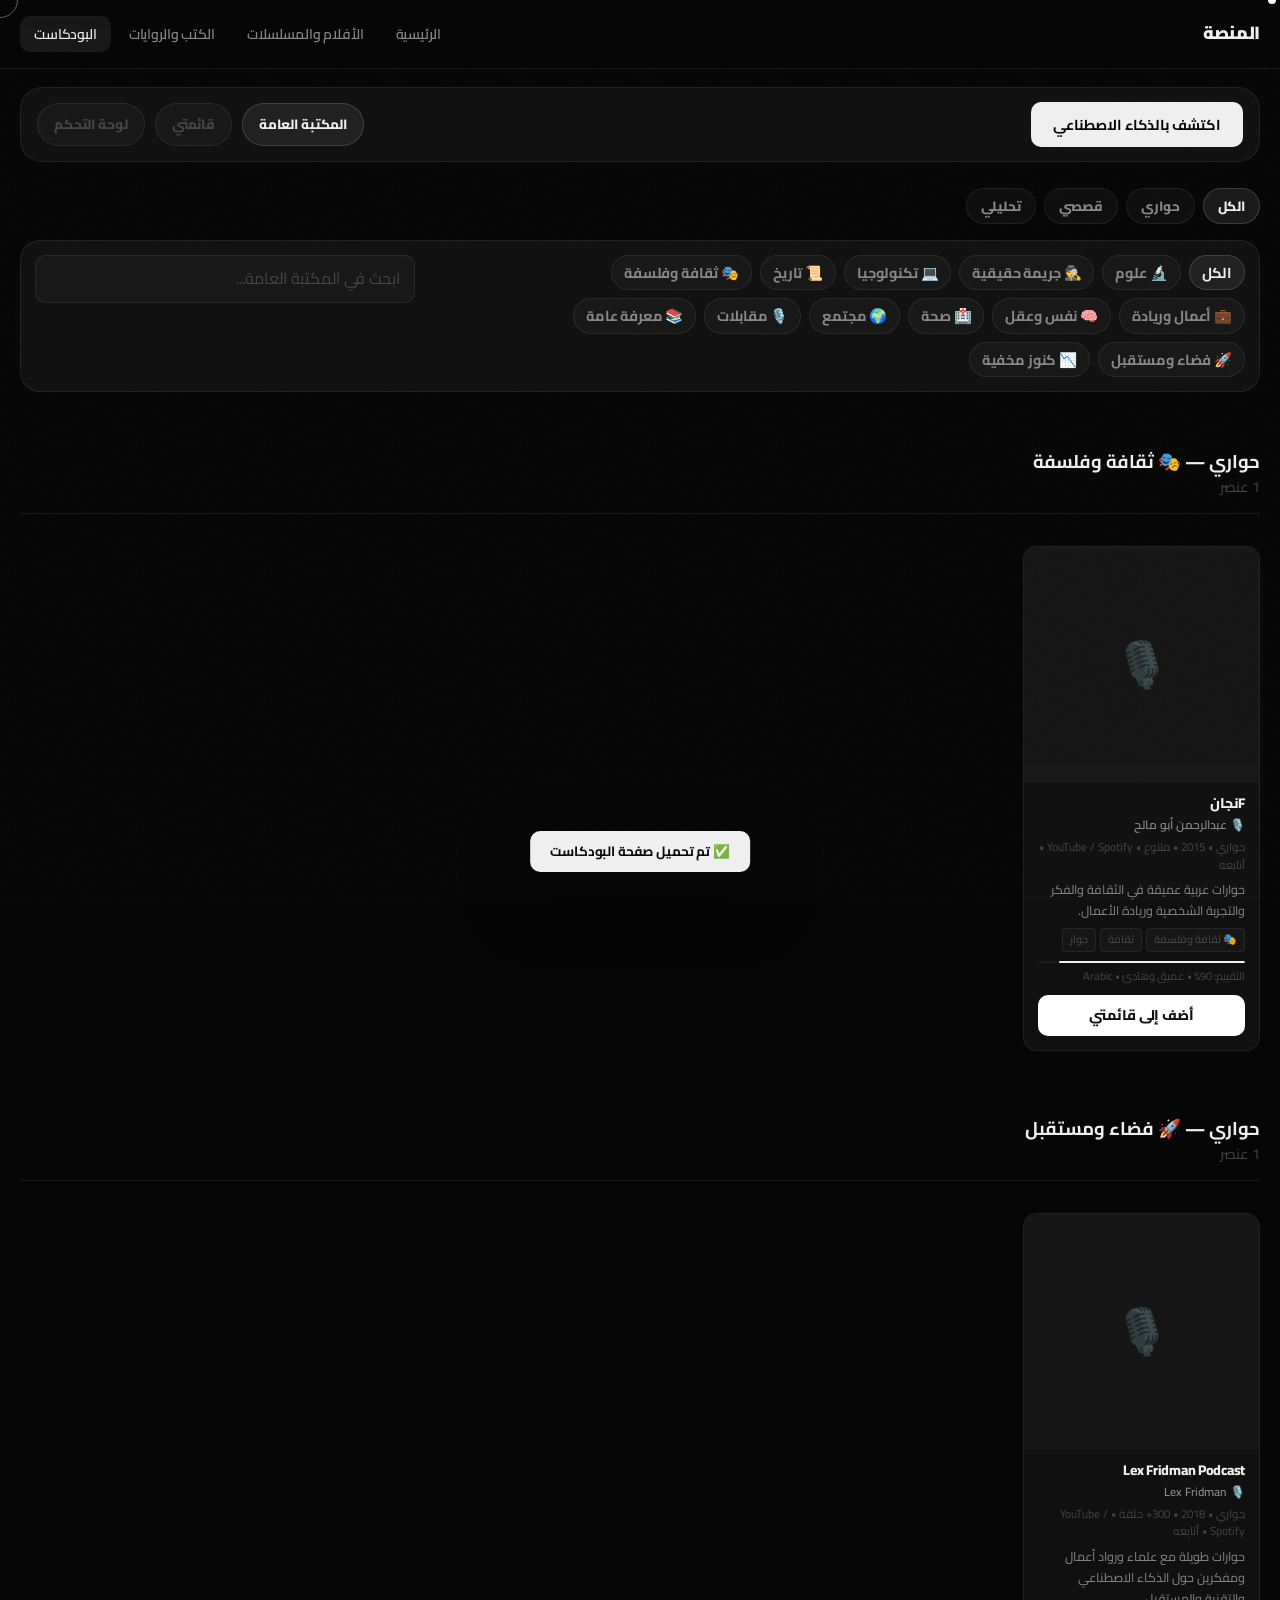
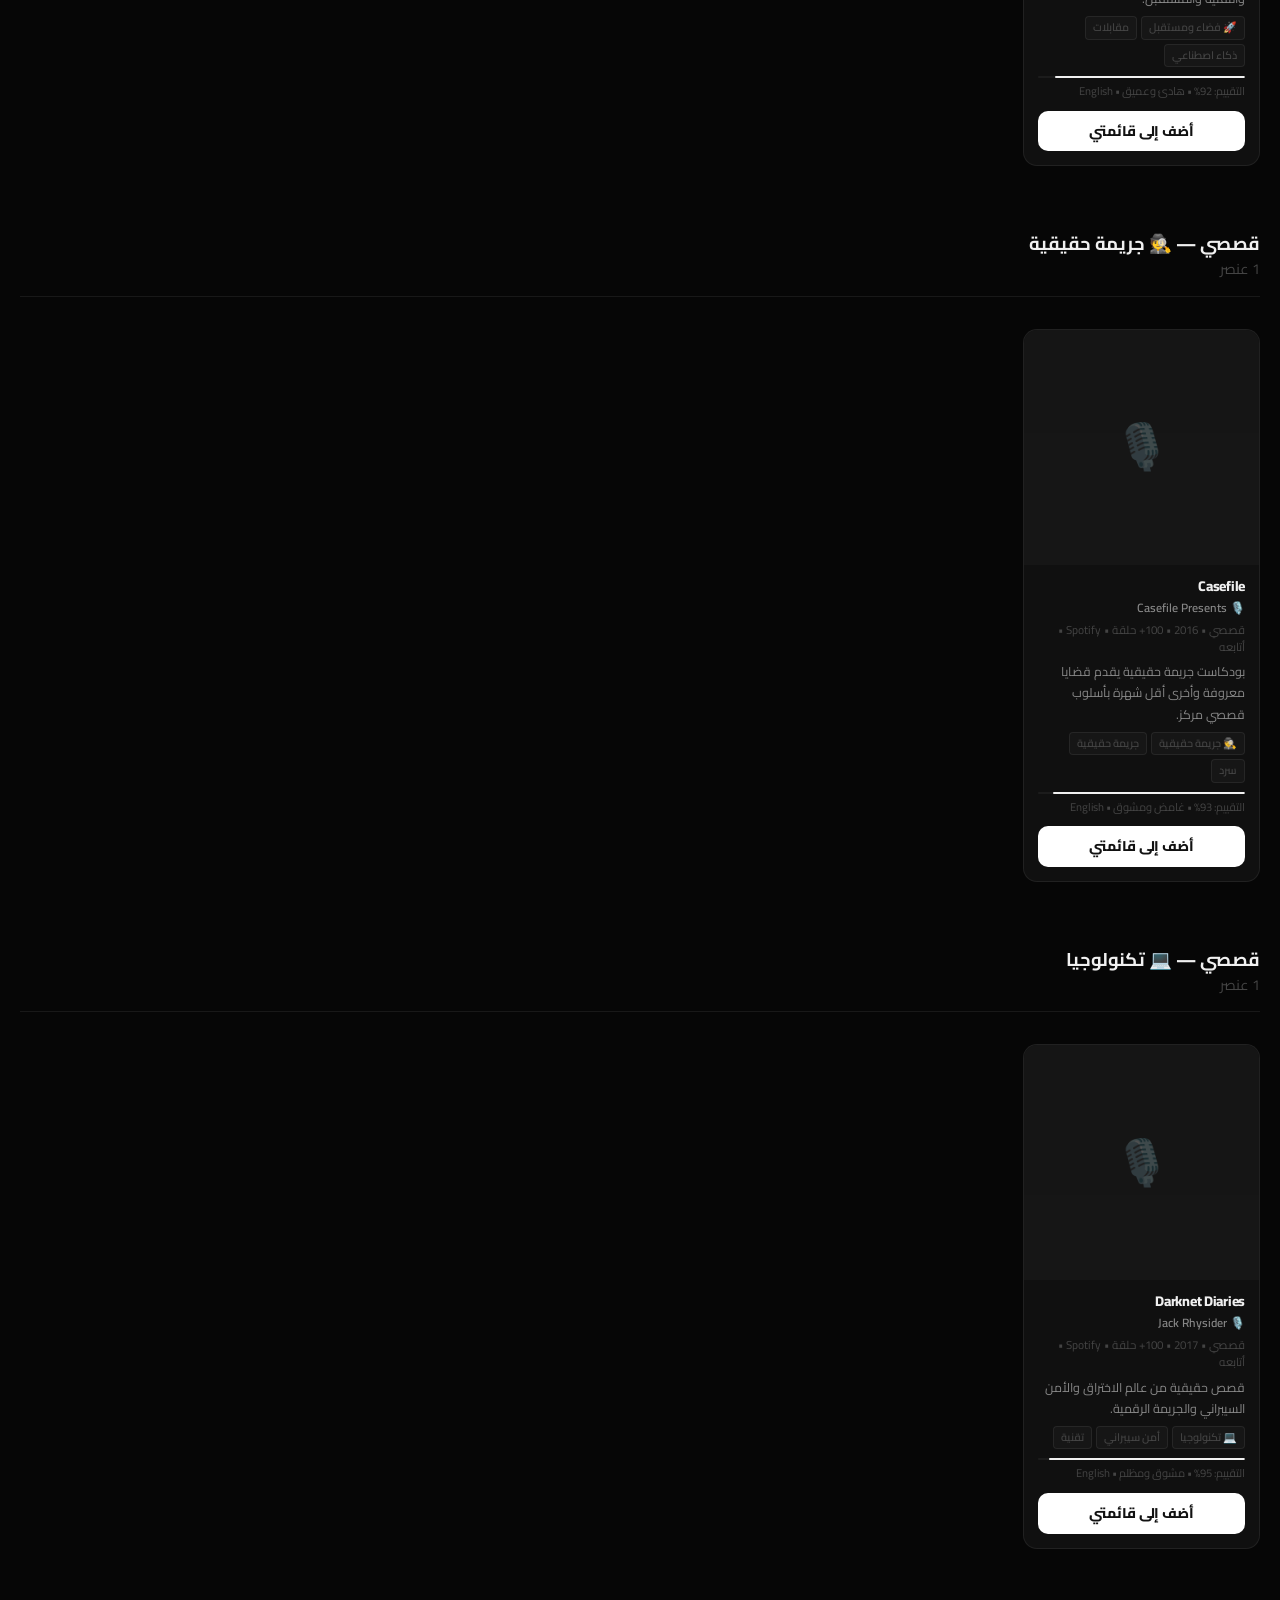
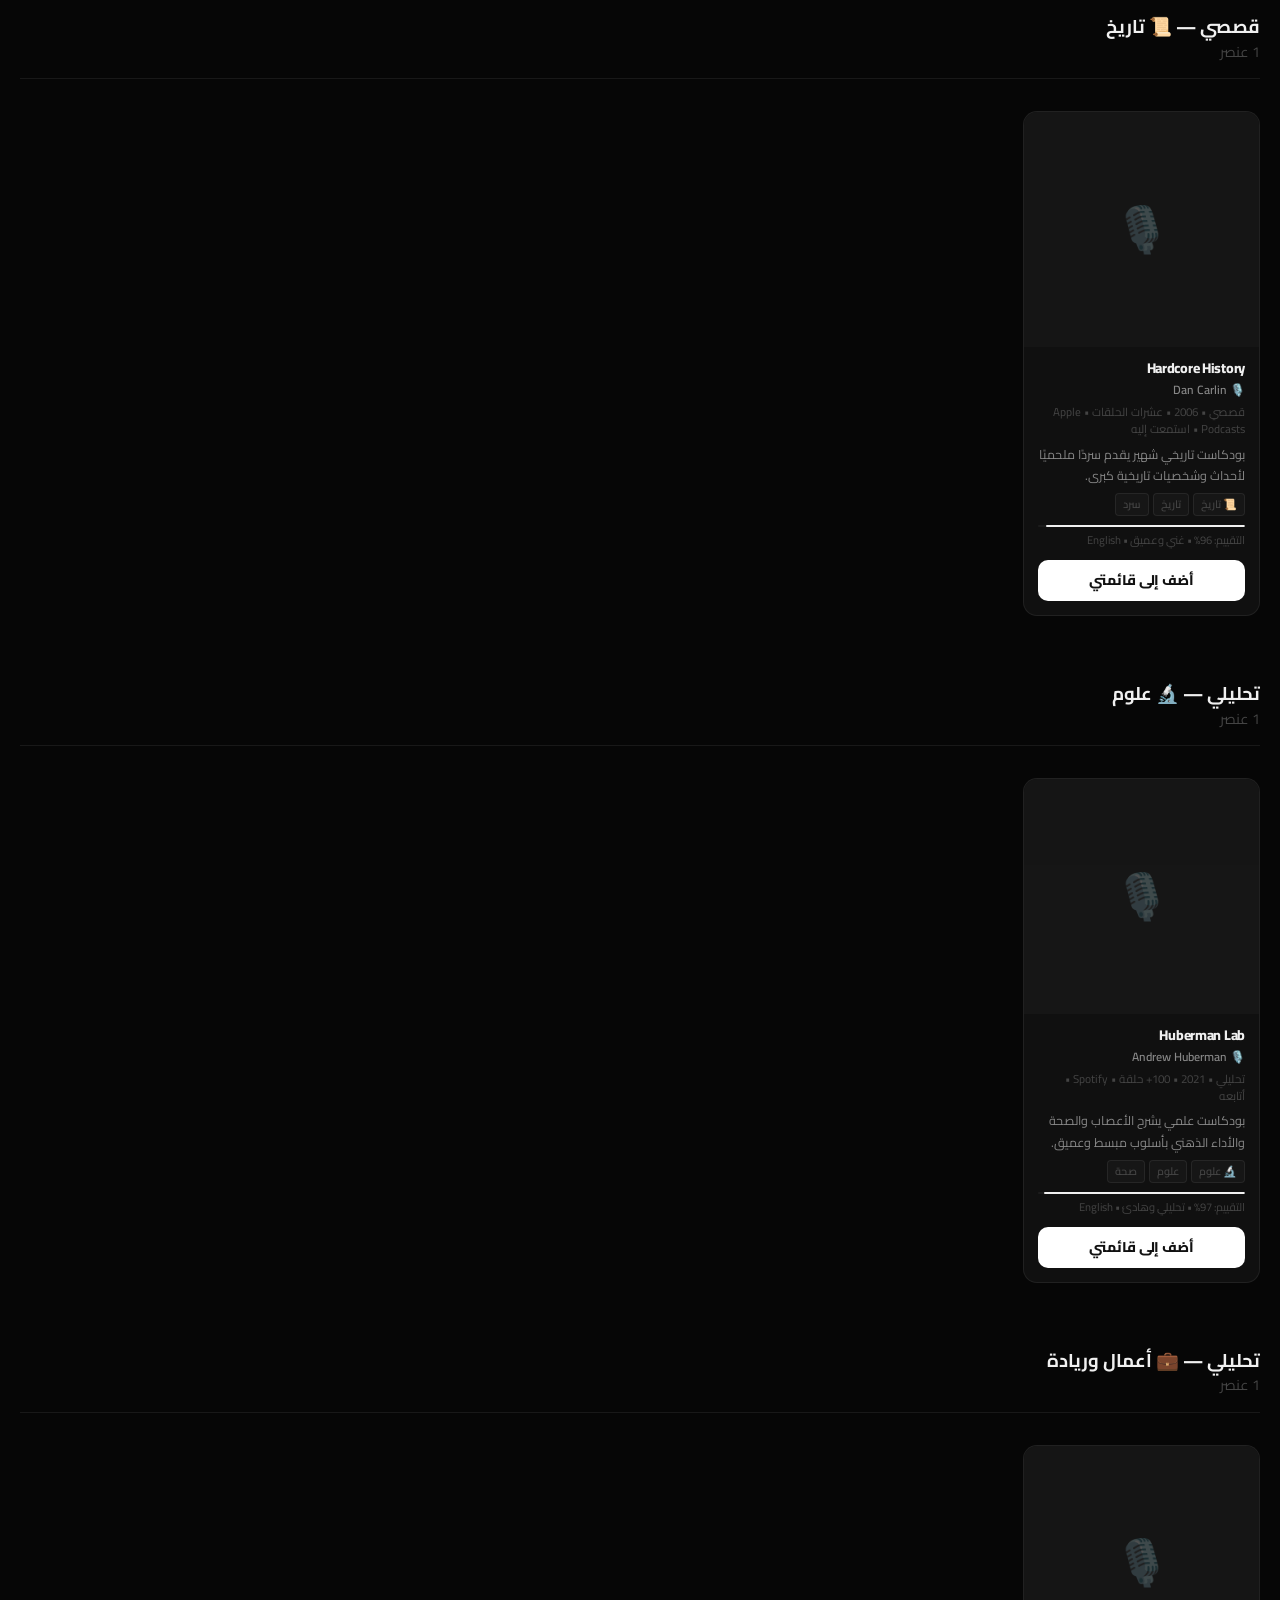
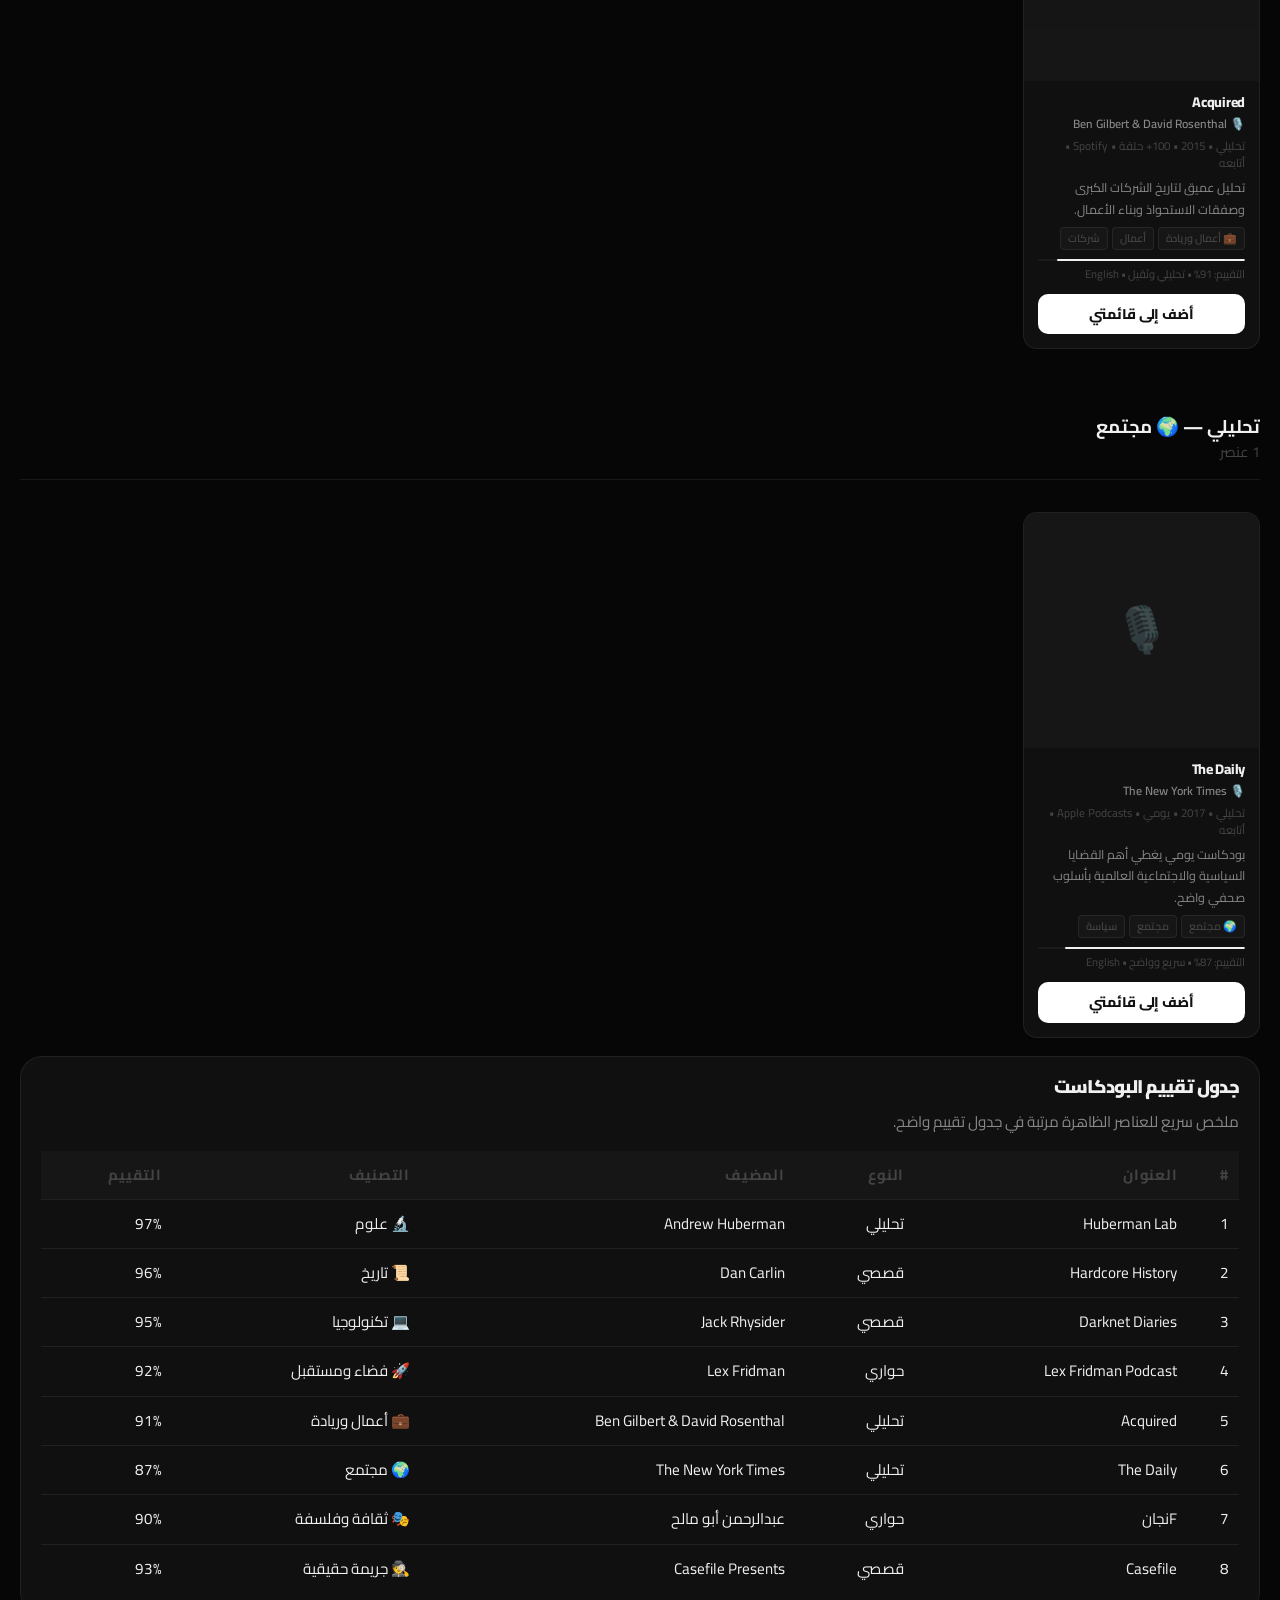
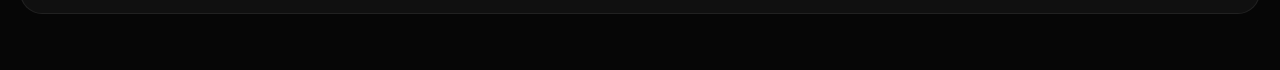
<file: podcasts.html>
<!DOCTYPE html>
<html lang="ar" dir="rtl">
<head>
  <meta charset="UTF-8" />
  <meta name="viewport" content="width=device-width, initial-scale=1.0" />

  <link rel="preconnect" href="https://fonts.googleapis.com" />
  <link rel="preconnect" href="https://fonts.gstatic.com" crossorigin />
  <link
    href="https://fonts.googleapis.com/css2?family=Cairo:wght@300;400;600;700;800;900&family=Tajawal:wght@300;400;500;700;800&display=swap"
    rel="stylesheet"
  />
  <link rel="stylesheet" href="assets/css/style.css" />

  <title>البودكاست | المنصة</title>

  <style>
    /* ===== PAGE FRAME ===== */
    .page-topbar {
      padding: 18px 0 10px;
    }

    .page-topbar .panel {
      padding: 14px 16px;
    }

    .page-topbar-inner {
      display: flex;
      align-items: center;
      justify-content: space-between;
      gap: 14px;
      flex-wrap: wrap;
    }

    .page-topbar-actions,
    .page-topbar-tabs {
      display: flex;
      gap: 10px;
      align-items: center;
      flex-wrap: wrap;
    }

    .section-block {
      display: none;
    }

    .section-block.active {
      display: block;
    }

    .section-body {
      padding-top: 16px;
      padding-bottom: 56px;
    }

    .view-toolbar-shell {
      margin-bottom: 18px;
    }

    .view-toolbar {
      padding: 14px;
      border-radius: 20px;
    }

    .toolbar-row {
      display: flex;
      align-items: flex-start;
      justify-content: space-between;
      gap: 14px;
      flex-wrap: wrap;
    }

    .toolbar-filters {
      display: flex;
      gap: 8px;
      flex-wrap: wrap;
      align-items: center;
      flex: 1 1 540px;
    }

    .toolbar-actions {
      display: flex;
      gap: 10px;
      flex-wrap: wrap;
      align-items: center;
      justify-content: flex-end;
      flex: 1 1 320px;
    }

    .search-box {
      min-width: 280px;
      max-width: 380px;
      width: 100%;
    }

    /* ===== SUBTYPE SWITCH ===== */
    .subtype-switch {
      display: flex;
      gap: 8px;
      flex-wrap: wrap;
      margin-bottom: 16px;
    }

    .subtype-btn {
      border: 1px solid var(--border);
      background: rgba(255,255,255,0.03);
      color: var(--text-2);
      border-radius: 999px;
      padding: 9px 14px;
      cursor: pointer;
      transition: 0.16s ease;
      font-weight: 800;
      line-height: 1.2;
    }

    .subtype-btn:hover,
    .subtype-btn.active {
      color: var(--text);
      background: rgba(255,255,255,0.08);
      border-color: rgba(255,255,255,0.15);
    }

    /* ===== FILTER/TABS ===== */
    .tab-btn {
      border: 1px solid var(--border);
      background: rgba(255,255,255,0.03);
      color: var(--text-3);
      border-radius: 999px;
      padding: 10px 16px;
      cursor: pointer;
      font-weight: 800;
      transition: 0.16s ease;
    }

    .tab-btn:hover,
    .tab-btn.active {
      color: var(--text);
      background: rgba(255,255,255,0.07);
      border-color: rgba(255,255,255,0.14);
    }

    .filter-btn {
      border: 1px solid var(--border);
      background: rgba(255,255,255,0.03);
      color: var(--text-2);
      border-radius: 999px;
      padding: 8px 12px;
      cursor: pointer;
      transition: 0.16s ease;
      font-size: 0.9rem;
      line-height: 1.2;
    }

    .filter-btn:hover,
    .filter-btn.active {
      color: var(--text);
      background: rgba(255,255,255,0.07);
      border-color: rgba(255,255,255,0.14);
    }

    /* ===== SECTIONED CONTENT ===== */
    .sections-stack {
      display: grid;
      gap: 26px;
    }

    .content-section {
      display: grid;
      gap: 14px;
    }

    .content-section-head {
      display: flex;
      align-items: center;
      justify-content: space-between;
      gap: 12px;
      flex-wrap: wrap;
    }

    .content-section-head h3 {
      margin: 0;
      font-size: 1.15rem;
      line-height: 1.35;
    }

    .content-section-head p {
      margin: 0;
      color: var(--text-3);
      font-size: 0.9rem;
      line-height: 1.7;
    }

    /* ===== 4-UP GRID ===== */
    .media-grid {
      display: grid;
      grid-template-columns: repeat(4, minmax(0, 1fr));
      gap: 16px;
      align-items: stretch;
    }


    /* ═══════════════════════════════
       CARD SYSTEM — redesigned
    ═══════════════════════════════ */
    .media-grid{display:grid;grid-template-columns:repeat(auto-fill,minmax(220px,1fr));gap:14px;align-items:start;}
    .book-card,.pod-card{border:1px solid var(--border);border-radius:14px;overflow:hidden;background:var(--surface);display:flex;flex-direction:column;transition:transform .3s cubic-bezier(.16,1,.3,1),box-shadow .3s cubic-bezier(.16,1,.3,1),border-color .25s;position:relative;}
    .book-card::before,.pod-card::before{content:'';position:absolute;top:0;left:0;right:0;height:1px;background:linear-gradient(90deg,transparent,rgba(255,255,255,.14),transparent);transform:scaleX(0);transition:transform .4s cubic-bezier(.16,1,.3,1);transform-origin:right;}
    .book-card:hover::before,.pod-card:hover::before{transform:scaleX(1);transform-origin:left;}
    .book-card:hover,.pod-card:hover{transform:translateY(-4px);box-shadow:0 16px 40px rgba(0,0,0,.55);border-color:var(--border-hi);}
    .book-cover,.pod-cover{width:100%;overflow:hidden;background:var(--surface-2);position:relative;flex-shrink:0;}
    .book-cover{aspect-ratio:2/3;}
    .pod-cover{aspect-ratio:1/1;}
    .book-cover img,.pod-cover img{width:100%;height:100%;object-fit:cover;display:block;transition:transform .5s cubic-bezier(.16,1,.3,1);}
    .book-card:hover .book-cover img,.pod-card:hover .pod-cover img{transform:scale(1.05);}
    .book-cover-fallback,.pod-cover-fallback{position:absolute;inset:0;display:flex;align-items:center;justify-content:center;font-size:2.8rem;opacity:.25;background:var(--surface-2);}
    .book-body,.pod-body{padding:12px 14px 14px;display:flex;flex-direction:column;gap:5px;flex:1;}
    .book-title,.pod-title{font-size:.88rem;font-weight:800;line-height:1.3;letter-spacing:-.02em;color:var(--text);}
    .book-author,.pod-host{font-size:.75rem;color:var(--text-2);font-weight:600;line-height:1.4;}
    .book-sub,.pod-sub{font-size:.72rem;color:var(--text-3);line-height:1.5;}
    .book-desc,.pod-desc{font-size:.78rem;color:var(--text-2);line-height:1.7;display:-webkit-box;-webkit-line-clamp:3;-webkit-box-orient:vertical;overflow:hidden;flex:1;}
    .tag-row{display:flex;gap:4px;flex-wrap:wrap;margin-top:2px;}
    .tag{border:1px solid var(--border);background:var(--surface-2);color:var(--text-3);border-radius:4px;padding:2px 7px;font-size:.68rem;font-weight:600;transition:color .2s,border-color .2s;}
    .book-card:hover .tag,.pod-card:hover .tag{color:var(--text-2);border-color:var(--border-hi);}
    .score-row{margin-top:4px;}
    .score-bar{height:2px;border-radius:2px;background:var(--surface-3);overflow:hidden;}
    .score-bar>span{display:block;height:100%;background:var(--text);border-radius:2px;}
    .helper-note{font-size:.7rem;color:var(--text-3);line-height:1.5;}
    .card-actions{display:flex;gap:6px;flex-wrap:wrap;margin-top:auto;padding-top:10px;}
    .small-btn{border:1px solid var(--border);background:var(--surface-2);color:var(--text-2);border-radius:6px;padding:6px 11px;font:inherit;font-size:.75rem;font-weight:700;cursor:pointer;transition:all .2s;letter-spacing:-.01em;}
    .small-btn:hover{color:var(--text);border-color:var(--border-hi);background:var(--surface-3);}
    .small-btn.primary{background:var(--text);color:var(--bg);border:none;width:100%;font-weight:800;}
    .small-btn.primary:hover{opacity:.88;}
    .small-btn.danger{color:#f87171;background:rgba(239,68,68,.08);border-color:rgba(239,68,68,.15);}
    .small-btn.danger:hover{background:rgba(239,68,68,.16);}



    .card-actions {
      display: flex;
      gap: 8px;
      flex-wrap: wrap;
      margin-top: auto;
      padding-top: 6px;
    }

    .small-btn {
      border: 1px solid var(--border);
      background: rgba(255,255,255,0.03);
      color: var(--text);
      border-radius: 10px;
      padding: 9px 11px;
      font: inherit;
      font-size: 0.88rem;
      cursor: pointer;
      transition: 0.16s ease;
    }

    .small-btn:hover {
      transform: translateY(-1px);
      background: rgba(255,255,255,0.05);
    }

    .small-btn.primary {
      background: #ffffff;
      color: #111111;
      border: none;
      width: 100%;
      justify-content: center;
      font-weight: 800;
    }

    .small-btn.danger {
      color: #ffd1d1;
      background: rgba(255,255,255,0.03);
    }

    /* ===== DASHBOARD ===== */
    .dashboard-grid {
      display: grid;
      gap: 18px;
    }

    .dashboard-top {
      display: flex;
      align-items: center;
      justify-content: space-between;
      gap: 14px;
      flex-wrap: wrap;
    }

    .mini-stats {
      display: flex;
      gap: 10px;
      flex-wrap: wrap;
    }

    .mini-stat {
      padding: 10px 12px;
      border: 1px solid var(--border);
      border-radius: 12px;
      background: rgba(255,255,255,0.025);
      color: var(--text-2);
      font-size: 0.9rem;
    }

    .mini-stat strong {
      color: var(--text);
    }

    .pw-panel {
      max-width: 460px;
      margin-inline: auto;
    }

    .table-wrap {
      overflow: auto;
    }

    .data-table {
      width: 100%;
      border-collapse: collapse;
    }

    .data-table th,
    .data-table td {
      border-bottom: 1px solid var(--border);
      padding: 12px 10px;
      text-align: right;
      vertical-align: top;
    }

    .data-table th {
      color: var(--text-3);
      font-size: 0.92rem;
      font-weight: 700;
    }

    .data-table td {
      color: var(--text);
      font-size: 0.95rem;
    }

    .muted {
      color: var(--text-3);
    }

    .empty-state {
      padding: 28px;
      border: 1px dashed var(--border);
      border-radius: 20px;
      text-align: center;
      color: var(--text-3);
      background: rgba(255,255,255,0.02);
    }

    /* ===== MODAL ===== */
    .modal-backdrop {
      position: fixed;
      inset: 0;
      display: none;
      align-items: center;
      justify-content: center;
      padding: 18px;
      background: rgba(0,0,0,0.72);
      z-index: 2000;
    }

    .modal-backdrop.open {
      display: flex;
    }

    .modal {
      width: min(980px, 100%);
      max-height: calc(100vh - 36px);
      overflow: auto;
      border: 1px solid var(--border);
      border-radius: 24px;
      background: #0b0b0b;
      box-shadow: var(--shadow-lg);
    }

    .modal-head,
    .modal-foot {
      padding: 18px;
      border-bottom: 1px solid var(--border);
      display: flex;
      align-items: center;
      justify-content: space-between;
      gap: 12px;
    }

    .modal-foot {
      border-top: 1px solid var(--border);
      border-bottom: none;
      justify-content: flex-end;
    }

    .modal-body {
      padding: 18px;
    }

    .close-btn {
      border: none;
      background: transparent;
      color: var(--text-2);
      font-size: 1.2rem;
      cursor: pointer;
    }

    .form-grid-2,
    .form-grid-3 {
      display: grid;
      gap: 12px;
    }

    .form-grid-2 {
      grid-template-columns: repeat(2, 1fr);
    }

    .form-grid-3 {
      grid-template-columns: repeat(3, 1fr);
    }

    .discover-results {
      display: grid;
      gap: 12px;
      margin-top: 18px;
    }

    .discover-card {
      border: 1px solid var(--border);
      border-radius: 18px;
      padding: 14px;
      background: rgba(255,255,255,0.025);
    }

    .input,
    .textarea,
    .select,
    select.input {
      background: rgba(255,255,255,0.03);
      color: var(--text);
    }

    .input::placeholder,
    .textarea::placeholder {
      color: var(--text-3);
    }

    select.input option,
    .select option {
      background: #101010;
      color: #ffffff;
    }

    @media (max-width: 1250px) {
      .media-grid {
        grid-template-columns: repeat(3, minmax(0, 1fr));
      }
    }

    @media (max-width: 980px) {
      .page-topbar {
        padding-top: 16px;
      }

      .toolbar-row {
        flex-direction: column;
        align-items: stretch;
      }

      .toolbar-filters,
      .toolbar-actions {
        flex: 1 1 auto;
        justify-content: flex-start;
      }

      .search-box {
        max-width: none;
      }

      .media-grid {
        grid-template-columns: repeat(2, minmax(0, 1fr));
      }
    }

    @media (max-width: 760px) {
      .form-grid-2,
      .form-grid-3 {
        grid-template-columns: 1fr;
      }

      .media-grid {
        grid-template-columns: 1fr;
      }

      .page-topbar .panel,
      .view-toolbar {
        padding: 12px;
      }

      .tab-btn,
      .subtype-btn {
        width: 100%;
        text-align: center;
      }

      .page-topbar-tabs,
      .page-topbar-actions {
        width: 100%;
      }

      .page-topbar-actions .btn {
        width: 100%;
      }
    }
  </style>
</head>

<body class="page-shell">
  <div id="cursor"></div>
  <div id="cursor-ring"></div>
  <header class="nav">
    <div class="container nav-inner">
      <a class="brand" href="index.html">المنصة</a>
      <nav class="nav-links">
        <a class="nav-link" href="index.html">الرئيسية</a>
        <a class="nav-link" href="movies.html">الأفلام والمسلسلات</a>
        <a class="nav-link" href="books.html">الكتب والروايات</a>
        <a class="nav-link active" href="podcasts.html">البودكاست</a>
      </nav>
    </div>
  </header>

  <main>
    <!-- TOP BAR -->
    <section class="page-topbar container">
      <div class="panel page-topbar-inner">
        <div class="page-topbar-actions">
          <button class="btn btn-primary" id="top-open-discover" type="button">
            اكتشف بالذكاء الاصطناعي
          </button>
        </div>

        <div class="page-topbar-tabs">
          <button class="tab-btn active" data-view="public">المكتبة العامة</button>
          <button class="tab-btn" data-view="private">قائمتي</button>
          <button class="tab-btn" data-view="dashboard">لوحة التحكم</button>
        </div>
      </div>
    </section>

    <!-- PUBLIC -->
    <section id="view-public" class="section-block active section-body container">
      <div class="subtype-switch" id="public-subtypes"></div>

      <div class="view-toolbar-shell">
        <div class="panel view-toolbar">
          <div class="toolbar-row">
            <div class="toolbar-filters" id="public-filters"></div>

            <div class="toolbar-actions">
              <input
                id="public-search"
                class="input search-box"
                placeholder="ابحث في المكتبة العامة..."
              />
            </div>
          </div>
        </div>
      </div>

      <div id="public-sections" class="sections-stack"></div>
      <div id="public-rating-wrap" style="margin-top:18px;"></div>

      <div id="public-empty" class="empty-state" style="display:none;">
        لا توجد نتائج مطابقة في المكتبة العامة.
      </div>
    </section>

    <!-- PRIVATE -->
    <section id="view-private" class="section-block section-body container">
      <div class="subtype-switch" id="private-subtypes"></div>

      <div class="view-toolbar-shell">
        <div class="panel view-toolbar">
          <div class="toolbar-row">
            <div class="toolbar-filters" id="private-filters"></div>

            <div class="toolbar-actions">
              <input
                id="private-search"
                class="input search-box"
                placeholder="ابحث في قائمتي..."
              />
              <button id="private-add-btn" class="btn btn-ghost" type="button">
                إضافة يدويًا
              </button>
            </div>
          </div>
        </div>
      </div>

      <div id="private-sections" class="sections-stack"></div>
      <div id="private-rating-wrap" style="margin-top:18px;"></div>

      <div id="private-empty" class="empty-state" style="display:none;">
        لا توجد عناصر في قائمتك بعد.
      </div>
    </section>

    <!-- DASHBOARD -->
    <section id="view-dashboard" class="section-block section-body container">
      <div id="dashboard-locked" class="panel pw-panel" style="padding:20px;">
        <div class="section-head" style="margin-bottom:12px;">
          <h2>لوحة التحكم</h2>
          <p>أدخل كلمة المرور للوصول إلى إدارة المكتبة العامة وإعدادات التخزين السحابي.</p>
        </div>

        <div class="form-grid-2">
          <input id="dashboard-password" class="input" type="password" placeholder="كلمة المرور" />
          <button id="unlock-dashboard-btn" class="btn btn-primary" type="button">دخول</button>
        </div>
      </div>

      <div id="dashboard-content" style="display:none;">
        <div class="dashboard-grid">
          <div class="dashboard-top">
            <div class="mini-stats" id="dashboard-stats"></div>
            <div class="toolbar-actions" style="justify-content:flex-start;">
              <button id="dashboard-add-btn" class="btn btn-primary" type="button">إضافة بودكاست</button>
            </div>
          </div>

          <div class="panel" style="padding:20px;">
            <div class="section-head" style="margin-bottom:14px;">
              <h2 style="font-size:1.25rem;">إعدادات Supabase</h2>
              <p>يمكنك تفعيل الحفظ السحابي للمكتبة العامة ولقائمتك الخاصة من هنا.</p>
            </div>

            <form id="supabase-form">
              <div class="form-grid-2">
                <div>
                  <div class="field-label">Project URL</div>
                  <input id="supa-url" class="input" placeholder="https://xxxx.supabase.co" />
                </div>
                <div>
                  <div class="field-label">Anon Key</div>
                  <input id="supa-key" class="input" placeholder="eyJhbGci..." />
                </div>
              </div>

              <div class="hero-actions" style="justify-content:flex-start; margin-top:16px;">
                <button class="btn btn-primary" type="submit">حفظ الإعدادات</button>
              </div>
            </form>

            <div class="badge-row" style="margin-top:16px;">
              <span class="badge">dbTable: <span id="page-db-table">—</span></span>
              <span class="badge">userTable: <span id="page-user-table">—</span></span>
              <span class="badge">نوع المحتوى: <span id="page-content-type">—</span></span>
              <span class="badge">Cloudflare: <span id="page-worker-url">—</span></span>
              <span class="badge">Supabase: <span id="page-supa-status">—</span></span>
            </div>
          </div>

          <div class="panel table-wrap" style="padding:20px;">
            <table class="data-table">
              <thead>
                <tr>
                  <th>#</th>
                  <th>العنوان</th>
                  <th>النوع</th>
                  <th>المضيف</th>
                  <th>التصنيف</th>
                  <th>التقييم</th>
                  <th>إجراءات</th>
                </tr>
              </thead>
              <tbody id="dashboard-tbody"></tbody>
            </table>
          </div>
        </div>
      </div>
    </section>
  </main>

  <!-- FORM MODAL -->
  <div id="item-modal-backdrop" class="modal-backdrop">
    <div class="modal">
      <div class="modal-head">
        <div>
          <strong id="item-modal-title">إضافة بودكاست</strong>
          <div class="helper-note" id="item-modal-subtitle">المكتبة العامة</div>
        </div>
        <button class="close-btn" data-close="item-modal-backdrop" type="button">✕</button>
      </div>

      <div class="modal-body">
        <div class="panel" style="padding:14px; margin-bottom:14px;">
          <div style="display:flex; align-items:center; justify-content:space-between; gap:10px; flex-wrap:wrap;">
            <div>
              <strong>تصنيف تلقائي</strong>
              <div class="helper-note">
                بعد كتابة العنوان والوصف، يمكن للذكاء الاصطناعي مساعدتك في اختيار النوع والتصنيف المناسبين.
              </div>
            </div>
            <button id="classify-btn" class="btn btn-secondary" type="button">تصنيف الآن</button>
          </div>
        </div>

        <input type="hidden" id="form-mode" />
        <input type="hidden" id="form-target" />
        <input type="hidden" id="form-id" />

        <div class="form-grid-3">
          <div>
            <div class="field-label">العنوان *</div>
            <input id="f-title" class="input" placeholder="مثال: Huberman Lab" />
          </div>

          <div>
            <div class="field-label">النوع</div>
            <select id="f-kind" class="select input">
              <option value="interview">حواري</option>
              <option value="narrative">قصصي</option>
              <option value="analytical">تحليلي</option>
            </select>
          </div>

          <div>
            <div class="field-label">المضيف</div>
            <input id="f-host" class="input" placeholder="مثال: Andrew Huberman" />
          </div>
        </div>

        <div class="form-grid-3" style="margin-top:12px;">
          <div>
            <div class="field-label">السنة</div>
            <input id="f-year" class="input" placeholder="2021" />
          </div>

          <div>
            <div class="field-label">عدد الحلقات</div>
            <input id="f-episodes" class="input" placeholder="100+ حلقة" />
          </div>

          <div>
            <div class="field-label">الحالة</div>
            <select id="f-status" class="select input">
              <option value="complete">استمعت إليه</option>
              <option value="ongoing">أتابعه</option>
              <option value="cancelled">توقفت</option>
            </select>
          </div>
        </div>

        <div class="form-grid-2" style="margin-top:12px;">
          <div>
            <div class="field-label">التصنيف</div>
            <select id="f-filter" class="select input"></select>
          </div>

          <div>
            <div class="field-label">اللغة الأصلية</div>
            <input id="f-language" class="input" placeholder="English / Arabic / Spanish" />
          </div>
        </div>

        <div style="margin-top:12px;">
          <div class="field-label">الوصف</div>
          <textarea id="f-desc" class="textarea" placeholder="اكتب وصفًا مختصرًا..."></textarea>
        </div>

        <div class="form-grid-3" style="margin-top:12px;">
          <div>
            <div class="field-label">التاغات (مفصولة بفواصل)</div>
            <input id="f-tags" class="input" placeholder="علوم، تقنية، مقابلات" />
          </div>

          <div>
            <div class="field-label">الأجواء</div>
            <input id="f-vibes" class="input" placeholder="هادئ، عميق، تحليلي" />
          </div>

          <div>
            <div class="field-label">التقييم (0–100)</div>
            <input id="f-bar" class="input" type="number" min="0" max="100" value="80" />
          </div>
        </div>

        <div class="form-grid-2" style="margin-top:12px;">
          <div>
            <div class="field-label">المنصة</div>
            <input id="f-platform" class="input" placeholder="Spotify / Apple Podcasts" />
          </div>

          <div>
            <div class="field-label">صورة الغلاف (اختياري)</div>
            <input id="f-poster" class="input" placeholder="سيتم جلبها تلقائيًا إن أمكن" />
          </div>
        </div>
      </div>

      <div class="modal-foot">
        <button class="btn btn-ghost" data-close="item-modal-backdrop" type="button">إلغاء</button>
        <button id="save-item-btn" class="btn btn-primary" type="button">حفظ</button>
      </div>
    </div>
  </div>

  <!-- DISCOVER MODAL -->
  <div id="discover-modal-backdrop" class="modal-backdrop">
    <div class="modal">
      <div class="modal-head">
        <div>
          <strong>اكتشف بالذكاء الاصطناعي</strong>
          <div class="helper-note" id="discover-target-label">سيتم الإضافة إلى المكتبة العامة</div>
        </div>
        <button class="close-btn" data-close="discover-modal-backdrop" type="button">✕</button>
      </div>

      <div class="modal-body">
        <input type="hidden" id="discover-target" value="public" />

        <div class="form-grid-3">
          <div>
            <div class="field-label">📂 النوع</div>
            <select id="d-kind" class="select input"></select>
          </div>

          <div>
            <div class="field-label">🎭 الموضوع</div>
            <select id="d-topic" class="select input"></select>
          </div>

          <div>
            <div class="field-label">📅 الحقبة الزمنية</div>
            <select id="d-era" class="select input"></select>
          </div>
        </div>

        <div class="form-grid-3" style="margin-top:12px;">
          <div>
            <div class="field-label">⏱️ طول الحلقات</div>
            <select id="d-length" class="select input"></select>
          </div>

          <div>
            <div class="field-label">🎨 النبرة / الأجواء</div>
            <select id="d-tone" class="select input"></select>
          </div>

          <div>
            <div class="field-label">⭐ الشهرة</div>
            <select id="d-popularity" class="select input"></select>
          </div>
        </div>

        <div class="form-grid-2" style="margin-top:12px;">
          <div>
            <div class="field-label">🌍 اللغة الأصلية</div>
            <select id="d-language" class="select input"></select>
          </div>

          <div>
            <div class="field-label">⚡ الإيقاع</div>
            <select id="d-pace" class="select input"></select>
          </div>
        </div>

        <div style="margin-top:12px;">
          <div class="field-label">✍️ أخبرني أكثر (اختياري)</div>
          <textarea
            id="d-notes"
            class="textarea"
            placeholder="مثلاً: أريد بودكاستًا تحليليًا يشبه Huberman Lab لكن أبسط، أو بودكاست تاريخي عربي هادئ..."
          ></textarea>
        </div>

        <div class="hero-actions" style="justify-content:flex-start; margin-top:16px;">
          <button id="run-discover-btn" class="btn btn-primary" type="button">✨ ابحث الآن</button>
        </div>

        <div id="discover-results" class="discover-results"></div>
      </div>
    </div>
  </div>

  <div id="toast"></div>

  <script src="assets/js/config.js"></script>
  <script src="assets/js/common.js"></script>
  <script>
    const {
      toast,
      storageGet,
      storageSet,
      ensureUserId,
      getPageConfig,
      getSupabaseConfig,
      saveSupabaseConfig,
      getDiscoverOptions,
      buildDiscoverPrompt,
      buildClassifyPrompt,
      groupItemsBySection,
      buildRatingTableHTML,
      dbFetch,
      dbInsert,
      dbUpdate,
      dbDelete,
      callAI,
      parseAIJson
    } = window.AppCommon;

    const PAGE_KEY = "podcasts";
    const PAGE = getPageConfig(PAGE_KEY);
    const FILTERS = PAGE.filters;
    const FILTER_KEYS = Object.keys(FILTERS);
    const SUBTYPES = PAGE.subtypes || {};
    const SUBTYPE_KEYS = Object.keys(SUBTYPES);
    const DISCOVER = getDiscoverOptions(PAGE_KEY);

    const state = {
      currentView: "public",
      dashboardUnlocked: false,

      publicItems: [],
      privateItems: [],

      publicFilter: "all",
      privateFilter: "all",

      publicSubtype: PAGE.defaultSubtype || "all",
      privateSubtype: PAGE.defaultSubtype || "all",

      publicQuery: "",
      privateQuery: ""
    };

    const DEFAULT_PUBLIC = [
      {
        id: "1",
        title: "Huberman Lab",
        host: "Andrew Huberman",
        kind: "analytical",
        year: "2021",
        episodes: "100+ حلقة",
        status: "ongoing",
        filter: "sci",
        type: "sci",
        desc: "بودكاست علمي يشرح الأعصاب والصحة والأداء الذهني بأسلوب مبسط وعميق.",
        tags: ["علوم", "صحة", "أعصاب"],
        vibes: "تحليلي وهادئ",
        bar: 97,
        badge_extra: "",
        poster: "",
        platform: "Spotify",
        language: "English"
      },
      {
        id: "2",
        title: "Hardcore History",
        host: "Dan Carlin",
        kind: "narrative",
        year: "2006",
        episodes: "عشرات الحلقات",
        status: "complete",
        filter: "history",
        type: "history",
        desc: "بودكاست تاريخي شهير يقدم سردًا ملحميًا لأحداث وشخصيات تاريخية كبرى.",
        tags: ["تاريخ", "سرد", "ملحمي"],
        vibes: "غني وعميق",
        bar: 96,
        badge_extra: "",
        poster: "",
        platform: "Apple Podcasts",
        language: "English"
      },
      {
        id: "3",
        title: "Darknet Diaries",
        host: "Jack Rhysider",
        kind: "narrative",
        year: "2017",
        episodes: "100+ حلقة",
        status: "ongoing",
        filter: "horror",
        type: "horror",
        desc: "قصص حقيقية من عالم الاختراق والأمن السيبراني والجريمة الرقمية.",
        tags: ["أمن سيبراني", "تقنية", "قصص حقيقية"],
        vibes: "مشوق ومظلم",
        bar: 95,
        badge_extra: "",
        poster: "",
        platform: "Spotify",
        language: "English"
      },
      {
        id: "4",
        title: "Lex Fridman Podcast",
        host: "Lex Fridman",
        kind: "interview",
        year: "2018",
        episodes: "300+ حلقة",
        status: "ongoing",
        filter: "future",
        type: "future",
        desc: "حوارات طويلة مع علماء ورواد أعمال ومفكرين حول الذكاء الاصطناعي والتقنية والمستقبل.",
        tags: ["مقابلات", "ذكاء اصطناعي", "فكر"],
        vibes: "هادئ وعميق",
        bar: 92,
        badge_extra: "",
        poster: "",
        platform: "YouTube / Spotify",
        language: "English"
      },
      {
        id: "5",
        title: "Acquired",
        host: "Ben Gilbert & David Rosenthal",
        kind: "analytical",
        year: "2015",
        episodes: "100+ حلقة",
        status: "ongoing",
        filter: "fiction",
        type: "fiction",
        desc: "تحليل عميق لتاريخ الشركات الكبرى وصفقات الاستحواذ وبناء الأعمال.",
        tags: ["أعمال", "شركات", "تحليل"],
        vibes: "تحليلي وثقيل",
        bar: 91,
        badge_extra: "",
        poster: "",
        platform: "Spotify",
        language: "English"
      },
      {
        id: "6",
        title: "The Daily",
        host: "The New York Times",
        kind: "analytical",
        year: "2017",
        episodes: "يومي",
        status: "ongoing",
        filter: "society",
        type: "society",
        desc: "بودكاست يومي يغطي أهم القضايا السياسية والاجتماعية العالمية بأسلوب صحفي واضح.",
        tags: ["مجتمع", "سياسة", "أخبار"],
        vibes: "سريع وواضح",
        bar: 87,
        badge_extra: "",
        poster: "",
        platform: "Apple Podcasts",
        language: "English"
      },
      {
        id: "7",
        title: "Fنجان",
        host: "عبدالرحمن أبو مالح",
        kind: "interview",
        year: "2015",
        episodes: "متنوع",
        status: "ongoing",
        filter: "philosophy",
        type: "philosophy",
        desc: "حوارات عربية عميقة في الثقافة والفكر والتجربة الشخصية وريادة الأعمال.",
        tags: ["ثقافة", "حوار", "فكر"],
        vibes: "عميق وهادئ",
        bar: 90,
        badge_extra: "",
        poster: "",
        platform: "YouTube / Spotify",
        language: "Arabic"
      },
      {
        id: "8",
        title: "Casefile",
        host: "Casefile Presents",
        kind: "narrative",
        year: "2016",
        episodes: "100+ حلقة",
        status: "ongoing",
        filter: "mystery",
        type: "mystery",
        desc: "بودكاست جريمة حقيقية يقدم قضايا معروفة وأخرى أقل شهرة بأسلوب قصصي مركز.",
        tags: ["جريمة حقيقية", "سرد", "تحقيق"],
        vibes: "غامض ومشوق",
        bar: 93,
        badge_extra: "",
        poster: "",
        platform: "Spotify",
        language: "English"
      }
    ];

    function setPageMeta() {
      const supa = getSupabaseConfig();

      const dbTable = document.getElementById("page-db-table");
      const userTable = document.getElementById("page-user-table");
      const contentType = document.getElementById("page-content-type");
      const workerUrl = document.getElementById("page-worker-url");
      const supaStatus = document.getElementById("page-supa-status");

      if (dbTable) dbTable.textContent = PAGE.dbTable;
      if (userTable) userTable.textContent = PAGE.userTable;
      if (contentType) contentType.textContent = PAGE.contentType;
      if (workerUrl) workerUrl.textContent = window.APP_CONFIG.WORKER_URL || "—";
      if (supaStatus) supaStatus.textContent = supa.connected ? "متصل" : "غير مهيأ";
    }

    function normalizeItem(item, target = "public") {
      const out = { ...item };

      out.id = String(out.id || Date.now());
      out.title = out.title || "بدون عنوان";
      out.host = out.host || "";

      const incomingKind = String(out.kind || "").trim();
      out.kind = SUBTYPE_KEYS.includes(incomingKind) && incomingKind !== "all" ? incomingKind : "analytical";

      out.year = out.year || "";
      out.episodes = out.episodes || "";
      out.status = out.status || "complete";

      out.filter = FILTER_KEYS.includes(out.filter) ? out.filter : "sci";
      out.type = out.type || out.filter;

      out.desc = out.desc || out.desc_ar || "";
      out.tags = Array.isArray(out.tags)
        ? out.tags
        : typeof out.tags === "string"
        ? out.tags.split(/[،,]/).map((s) => s.trim()).filter(Boolean)
        : [];

      out.vibes = out.vibes || "";
      out.bar = Math.max(0, Math.min(100, parseInt(out.bar || 75, 10)));
      out.badge_extra = out.badge_extra || "";
      out.poster = out.poster || "";
      out.platform = out.platform || "";
      out.language = out.language || "";

      if (target === "private") {
        out.user_id = out.user_id || ensureUserId();
      }

      return out;
    }

    function loadLocalPublic() {
      const raw = storageGet(PAGE.localKey, "");
      if (!raw) return DEFAULT_PUBLIC.slice();
      try {
        return JSON.parse(raw);
      } catch {
        return DEFAULT_PUBLIC.slice();
      }
    }

    function saveLocalPublic() {
      storageSet(PAGE.localKey, JSON.stringify(state.publicItems));
    }

    function loadLocalPrivate() {
      const raw = storageGet(PAGE.myLocalKey, "");
      if (!raw) return [];
      try {
        return JSON.parse(raw);
      } catch {
        return [];
      }
    }

    function saveLocalPrivate() {
      storageSet(PAGE.myLocalKey, JSON.stringify(state.privateItems));
    }

    
    
    // ══════════════════════════════════════════════
    // POSTER SYSTEM — auto-fetch + save to DB
    // ══════════════════════════════════════════════

    const POSTER_CACHE = {};  // in-memory cache for this session

    async function fetchPoster(title, extra) {
      const cacheKey = title + (extra || '');
      if (POSTER_CACHE[cacheKey]) return POSTER_CACHE[cacheKey];

      let url = '';

      if (PAGE_KEY === 'movies') {
        // TVMaze for series/movies
        try {
          const r = await fetch(`https://api.tvmaze.com/search/shows?q=${encodeURIComponent(title)}`);
          const d = await r.json();
          url = d?.[0]?.show?.image?.original || d?.[0]?.show?.image?.medium || '';
        } catch {}

        // Fallback: OMDB-style via TVMaze single search
        if (!url) {
          try {
            const r = await fetch(`https://api.tvmaze.com/singlesearch/shows?q=${encodeURIComponent(title)}`);
            const d = await r.json();
            url = d?.image?.original || d?.image?.medium || '';
          } catch {}
        }
      }

      else if (PAGE_KEY === 'books') {
        try {
          const q = encodeURIComponent((title + ' ' + (extra || '')).trim());
          const r = await fetch(`https://openlibrary.org/search.json?q=${q}&limit=1&fields=cover_i,isbn`);
          const d = await r.json();
          const covId = d.docs?.[0]?.cover_i;
          if (covId) url = `https://covers.openlibrary.org/b/id/${covId}-L.jpg`;
          else {
            const isbn = d.docs?.[0]?.isbn?.[0];
            if (isbn) url = `https://covers.openlibrary.org/b/isbn/${isbn}-L.jpg`;
          }
        } catch {}
      }

      else if (PAGE_KEY === 'podcasts') {
        try {
          const r = await fetch(`https://itunes.apple.com/search?term=${encodeURIComponent(title)}&media=podcast&limit=1`);
          const d = await r.json();
          url = d.results?.[0]?.artworkUrl600 || d.results?.[0]?.artworkUrl100 || '';
        } catch {}
      }

      if (url) POSTER_CACHE[cacheKey] = url;
      return url;
    }

    // Enrich items that have no poster, then optionally save to DB
    async function enrichPosters(items, tableKey) {
      const supa = getSupabaseConfig();
      const toUpdate = items.filter(item => !item.poster);

      // batch: max 6 concurrent fetches
      const chunks = [];
      for (let i = 0; i < toUpdate.length; i += 6) chunks.push(toUpdate.slice(i, i + 6));

      for (const chunk of chunks) {
        await Promise.all(chunk.map(async (item) => {
          const extra = item.author || item.host || '';
          const url = await fetchPoster(item.title, extra);
          if (url) {
            item.poster = url;
            // Save back to DB so next load is instant
            if (supa.connected && tableKey) {
              try {
                await dbUpdate(tableKey, `id=eq.${encodeURIComponent(item.id)}`, { poster: url });
              } catch {}
            }
          }
        }));
      }
    }

    async function loadData() {
      const supa = getSupabaseConfig();

      state.publicItems = loadLocalPublic().map((item) => normalizeItem(item, "public"));
      enrichPosters(state.publicItems, null).then(() => renderPublic());
      state.privateItems = loadLocalPrivate().map((item) => normalizeItem(item, "private"));

      if (supa.connected) {
        try {
          const publicRows = await dbFetch(PAGE.dbTable, "select=*");
          if (Array.isArray(publicRows)) {
            state.publicItems = publicRows.map((item) => normalizeItem(item, "public"));
            await enrichPosters(state.publicItems, PAGE.dbTable);
            saveLocalPublic();
          }
        } catch (e) {
          toast("ℹ️ تعذر تحميل المكتبة العامة من Supabase — تم استخدام النسخة المحلية");
        }

        try {
          const userId = ensureUserId();
          const privateRows = await dbFetch(
            PAGE.userTable,
            `select=*&user_id=eq.${encodeURIComponent(userId)}`
          );
          if (Array.isArray(privateRows)) {
            state.privateItems = privateRows.map((item) => normalizeItem(item, "private"));
            saveLocalPrivate();
          }
        } catch (e) {
          toast("ℹ️ تعذر تحميل قائمتك الخاصة من Supabase — تم استخدام النسخة المحلية");
        }
      }
    }

    function statusLabel(status) {
      return (
        {
          complete: "استمعت إليه",
          ongoing: "أتابعه",
          cancelled: "توقفت"
        }[status] || status || "—"
      );
    }

    function kindLabel(kind) {
      return PAGE.subtypes?.[kind] || kind || "—";
    }

    function buildFilterButtons(containerId, activeKey, onChange) {
      const container = document.getElementById(containerId);
      container.innerHTML = "";

      Object.entries(FILTERS).forEach(([key, label]) => {
        const btn = document.createElement("button");
        btn.type = "button";
        btn.className = "filter-btn" + (key === activeKey ? " active" : "");
        btn.textContent = label;
        btn.addEventListener("click", () => onChange(key));
        container.appendChild(btn);
      });
    }

    function buildSubtypeButtons(containerId, activeKey, onChange) {
      const container = document.getElementById(containerId);
      container.innerHTML = "";

      Object.entries(SUBTYPES).forEach(([key, label]) => {
        const btn = document.createElement("button");
        btn.type = "button";
        btn.className = "subtype-btn" + (key === activeKey ? " active" : "");
        btn.textContent = label;
        btn.addEventListener("click", () => onChange(key));
        container.appendChild(btn);
      });
    }

    function textMatches(item, query) {
      const q = (query || "").trim().toLowerCase();
      if (!q) return true;

      const text = [
        item.title,
        item.host,
        item.kind,
        item.year,
        item.episodes,
        item.desc,
        item.vibes,
        item.platform,
        item.language,
        ...(item.tags || [])
      ]
        .join(" ")
        .toLowerCase();

      return text.includes(q);
    }

    function getFilteredItems(target) {
      const items = target === "public" ? state.publicItems : state.privateItems;
      const filterKey = target === "public" ? state.publicFilter : state.privateFilter;
      const subtypeKey = target === "public" ? state.publicSubtype : state.privateSubtype;
      const query = target === "public" ? state.publicQuery : state.privateQuery;

      return items.filter((item) => {
        const passFilter = filterKey === "all" || item.filter === filterKey;
        const passSubtype = subtypeKey === "all" || item.kind === subtypeKey;
        return passFilter && passSubtype && textMatches(item, query);
      });
    }

    function createCoverHtml(item) {
      if (item.poster) {
        return `
          <div class="pod-cover">
            <img
              src="${item.poster}"
              alt="${item.title}"
              onerror="this.style.display='none'; this.nextElementSibling.style.display='flex';"
            />
            <div class="pod-cover-fallback" style="display:flex;">🎙️</div>
          </div>
        `;
      }

      return `
        <div class="pod-cover">
          <div class="pod-cover-fallback" style="display:flex;">🎙️</div>
        </div>
      `;
    }

    function createCard(item, target) {
      const card = document.createElement("article");
      card.className = "pod-card";

      const actions = [];

      if (target === "public") {
        actions.push(
          `<button class="small-btn primary" data-action="clone-private" data-id="${item.id}">أضف إلى قائمتي</button>`
        );
      }

      if (target === "private") {
        actions.push(
          `<button class="small-btn" data-action="edit-private" data-id="${item.id}">تعديل</button>`
        );
        actions.push(
          `<button class="small-btn danger" data-action="delete-private" data-id="${item.id}">حذف</button>`
        );
      }

      card.innerHTML = `
        ${createCoverHtml(item)}

        <div class="pod-body">
          <div class="pod-title">${item.title}</div>

          ${item.host ? `<div class="pod-host">🎙️ ${item.host}</div>` : ""}

          <div class="pod-sub">
            ${kindLabel(item.kind)}
            ${item.year ? " • " + item.year : ""}
            ${item.episodes ? " • " + item.episodes : ""}
            ${item.platform ? " • " + item.platform : ""}
            ${item.status ? " • " + statusLabel(item.status) : ""}
          </div>

          <div class="pod-desc">${item.desc || "لا يوجد وصف بعد."}</div>

          <div class="tag-row">
            <span class="tag">${FILTERS[item.filter] || item.filter}</span>
            ${(item.tags || [])
              .slice(0, 2)
              .map((tag) => `<span class="tag">${tag}</span>`)
              .join("")}
          </div>

          <div class="score-row">
            <div class="score-bar"><span style="width:${item.bar || 0}%"></span></div>
          </div>

          <div class="helper-note">
            التقييم: ${item.bar || 0}% ${item.vibes ? "• " + item.vibes : ""} ${
        item.language ? "• " + item.language : ""
      }
          </div>

          <div class="card-actions">${actions.join("")}</div>
        </div>
      `;

      return card;
    }

    function renderSectionedTarget(target) {
      const subtypeContainerId = target === "public" ? "public-subtypes" : "private-subtypes";
      const filterContainerId = target === "public" ? "public-filters" : "private-filters";
      const sectionsContainerId = target === "public" ? "public-sections" : "private-sections";
      const emptyId = target === "public" ? "public-empty" : "private-empty";
      const ratingWrapId = target === "public" ? "public-rating-wrap" : "private-rating-wrap";

      const activeSubtype = target === "public" ? state.publicSubtype : state.privateSubtype;
      const activeFilter = target === "public" ? state.publicFilter : state.privateFilter;

      buildSubtypeButtons(subtypeContainerId, activeSubtype, (key) => {
        if (target === "public") state.publicSubtype = key;
        else state.privateSubtype = key;
        renderSectionedTarget(target);
      });

      buildFilterButtons(filterContainerId, activeFilter, (key) => {
        if (target === "public") state.publicFilter = key;
        else state.privateFilter = key;
        renderSectionedTarget(target);
      });

      const items = getFilteredItems(target);
      const empty = document.getElementById(emptyId);
      const sectionsWrap = document.getElementById(sectionsContainerId);
      const ratingWrap = document.getElementById(ratingWrapId);

      sectionsWrap.innerHTML = "";
      ratingWrap.innerHTML = "";

      if (!items.length) {
        empty.style.display = "block";
        return;
      }

      empty.style.display = "none";

      const sections = groupItemsBySection(items, PAGE_KEY, {
        activeSubtype,
        subtypeKey: "kind"
      });

      if (!sections.length) {
        const fallbackSection = document.createElement("section");
        fallbackSection.className = "content-section";
        fallbackSection.innerHTML = `
          <div class="content-section-head">
            <div>
              <h3>النتائج</h3>
              <p>العناصر المطابقة الحالية</p>
            </div>
          </div>
          <div class="media-grid"></div>
        `;

        const grid = fallbackSection.querySelector(".media-grid");
        items.forEach((item) => grid.appendChild(createCard(item, target)));
        sectionsWrap.appendChild(fallbackSection);
      } else {
        sections.forEach((section) => {
          const sec = document.createElement("section");
          sec.className = "content-section";

          sec.innerHTML = `
            <div class="content-section-head">
              <div>
                <h3>${section.sectionTitle}</h3>
                <p>${section.items.length} عنصر</p>
              </div>
            </div>
            <div class="media-grid"></div>
          `;

          const grid = sec.querySelector(".media-grid");
          section.items.forEach((item) => grid.appendChild(createCard(item, target)));
          sectionsWrap.appendChild(sec);
        });
      }

      ratingWrap.innerHTML = buildRatingTableHTML(items, PAGE_KEY);

      if (target === "public") {
        bindPublicCardActions();
      } else {
        bindPrivateCardActions();
      }
    }

    function renderPublic() {
      renderSectionedTarget("public");
    }

    function renderPrivate() {
      renderSectionedTarget("private");
    }

    function renderDashboard() {
      const statsWrap = document.getElementById("dashboard-stats");
      const tbody = document.getElementById("dashboard-tbody");

      const counts = {};
      state.publicItems.forEach((item) => {
        counts[item.filter] = (counts[item.filter] || 0) + 1;
      });

      const interviewCount = state.publicItems.filter((x) => x.kind === "interview").length;
      const narrativeCount = state.publicItems.filter((x) => x.kind === "narrative").length;
      const analyticalCount = state.publicItems.filter((x) => x.kind === "analytical").length;

      statsWrap.innerHTML = [
        `<div class="mini-stat"><strong>${state.publicItems.length}</strong> إجمالي</div>`,
        `<div class="mini-stat"><strong>${interviewCount}</strong> حواري</div>`,
        `<div class="mini-stat"><strong>${narrativeCount}</strong> قصصي</div>`,
        `<div class="mini-stat"><strong>${analyticalCount}</strong> تحليلي</div>`,
        ...Object.entries(FILTERS)
          .filter(([key]) => key !== "all")
          .slice(0, 6)
          .map(
            ([key, label]) =>
              `<div class="mini-stat"><strong>${counts[key] || 0}</strong> ${label}</div>`
          )
      ].join("");

      if (!state.publicItems.length) {
        tbody.innerHTML = `<tr><td colspan="7" class="muted">لا توجد عناصر بعد.</td></tr>`;
        return;
      }

      tbody.innerHTML = state.publicItems
        .map(
          (item, index) => `
        <tr>
          <td>${index + 1}</td>
          <td>
            <strong>${item.title}</strong>
            <div class="muted">${item.desc ? item.desc.slice(0, 70) : "—"}</div>
          </td>
          <td>${kindLabel(item.kind)}</td>
          <td>${item.host || "—"}</td>
          <td>${FILTERS[item.filter] || item.filter}</td>
          <td>${item.bar || 0}%</td>
          <td>
            <div class="card-actions">
              <button class="small-btn" data-action="edit-public" data-id="${item.id}">تعديل</button>
              <button class="small-btn danger" data-action="delete-public" data-id="${item.id}">حذف</button>
            </div>
          </td>
        </tr>
      `
        )
        .join("");

      tbody.querySelectorAll('[data-action="edit-public"]').forEach((btn) => {
        btn.addEventListener("click", () => openItemModal("edit", "public", btn.dataset.id));
      });

      tbody.querySelectorAll('[data-action="delete-public"]').forEach((btn) => {
        btn.addEventListener("click", () => deleteItem("public", btn.dataset.id));
      });
    }

    function switchView(view) {
      state.currentView = view;

      document.querySelectorAll(".tab-btn").forEach((btn) => {
        btn.classList.toggle("active", btn.dataset.view === view);
      });

      document.querySelectorAll(".section-block").forEach((section) => {
        section.classList.remove("active");
      });

      document.getElementById(`view-${view}`).classList.add("active");

      if (view === "public") renderPublic();
      if (view === "private") renderPrivate();
      if (view === "dashboard" && state.dashboardUnlocked) renderDashboard();
    }

    function bindPublicCardActions() {
      document.querySelectorAll('[data-action="clone-private"]').forEach((btn) => {
        btn.addEventListener("click", () => {
          const item = state.publicItems.find((x) => String(x.id) === String(btn.dataset.id));
          if (!item) return;

          addToPrivate({
            ...item,
            id: String(Date.now()) + Math.random().toString(36).slice(2)
          });
        });
      });
    }

    function bindPrivateCardActions() {
      document.querySelectorAll('[data-action="edit-private"]').forEach((btn) => {
        btn.addEventListener("click", () => openItemModal("edit", "private", btn.dataset.id));
      });

      document.querySelectorAll('[data-action="delete-private"]').forEach((btn) => {
        btn.addEventListener("click", () => deleteItem("private", btn.dataset.id));
      });
    }

    function openModal(id) {
      document.getElementById(id).classList.add("open");
    }

    function closeModal(id) {
      document.getElementById(id).classList.remove("open");
    }

    function fillFilterSelect() {
      const select = document.getElementById("f-filter");
      select.innerHTML = Object.entries(FILTERS)
        .filter(([key]) => key !== "all")
        .map(([key, label]) => `<option value="${key}">${label}</option>`)
        .join("");
    }

    function setFormValues(item) {
      document.getElementById("form-id").value = item?.id || "";
      document.getElementById("f-title").value = item?.title || "";
      document.getElementById("f-kind").value = item?.kind || "analytical";
      document.getElementById("f-host").value = item?.host || "";
      document.getElementById("f-year").value = item?.year || "";
      document.getElementById("f-episodes").value = item?.episodes || "";
      document.getElementById("f-status").value = item?.status || "complete";
      document.getElementById("f-filter").value = item?.filter || "sci";
      document.getElementById("f-desc").value = item?.desc || "";
      document.getElementById("f-tags").value = (item?.tags || []).join("، ");
      document.getElementById("f-vibes").value = item?.vibes || "";
      document.getElementById("f-language").value = item?.language || "";
      document.getElementById("f-bar").value = item?.bar || 80;
      document.getElementById("f-platform").value = item?.platform || "";
      document.getElementById("f-poster").value = item?.poster || "";
    }

    function getFormValues(target) {
      return normalizeItem(
        {
          id: document.getElementById("form-id").value || String(Date.now()),
          title: document.getElementById("f-title").value.trim(),
          kind: document.getElementById("f-kind").value,
          host: document.getElementById("f-host").value.trim(),
          year: document.getElementById("f-year").value.trim(),
          episodes: document.getElementById("f-episodes").value.trim(),
          status: document.getElementById("f-status").value,
          filter: document.getElementById("f-filter").value,
          type: document.getElementById("f-filter").value,
          desc: document.getElementById("f-desc").value.trim(),
          tags: document
            .getElementById("f-tags")
            .value.split(/[،,]/)
            .map((s) => s.trim())
            .filter(Boolean),
          vibes: document.getElementById("f-vibes").value.trim(),
          language: document.getElementById("f-language").value.trim(),
          bar: parseInt(document.getElementById("f-bar").value || "80", 10),
          platform: document.getElementById("f-platform").value.trim(),
          poster: document.getElementById("f-poster").value.trim(),
          badge_extra: ""
        },
        target
      );
    }

    function openItemModal(mode, target, id = "") {
      document.getElementById("form-mode").value = mode;
      document.getElementById("form-target").value = target;

      document.getElementById("item-modal-title").textContent =
        mode === "edit" ? "تعديل بودكاست" : "إضافة بودكاست";

      document.getElementById("item-modal-subtitle").textContent =
        target === "public" ? "المكتبة العامة" : "قائمتي";

      fillFilterSelect();

      let item = null;
      if (mode === "edit") {
        item = (target === "public" ? state.publicItems : state.privateItems).find(
          (x) => String(x.id) === String(id)
        );
      }

      setFormValues(item);
      openModal("item-modal-backdrop");
    }

    async function fetchPodcastCover(title) {
      try {
        const url = `https://itunes.apple.com/search?media=podcast&term=${encodeURIComponent(title)}`;
        const res = await fetch(url);
        const data = await res.json();
        return data?.results?.[0]?.artworkUrl600 || data?.results?.[0]?.artworkUrl100 || "";
      } catch {
        return "";
      }
    }

    async function saveItem() {
      const target = document.getElementById("form-target").value;
      const mode = document.getElementById("form-mode").value;
      const item = getFormValues(target);

      if (!item.title) {
        toast("⚠️ العنوان مطلوب");
        return;
      }

      if (!item.poster) {
        item.poster = await fetchPodcastCover(item.title);
      }

      if (target === "public") {
        await upsertPublic(item, mode === "edit");
      } else {
        await upsertPrivate(item, mode === "edit");
      }

      closeModal("item-modal-backdrop");
    }

    async function upsertPublic(item, isEdit) {
      const index = state.publicItems.findIndex((x) => String(x.id) === String(item.id));
      if (index >= 0) state.publicItems[index] = item;
      else state.publicItems.unshift(item);

      saveLocalPublic();

      const supa = getSupabaseConfig();
      if (supa.connected) {
        try {
          if (isEdit) {
            await dbUpdate(PAGE.dbTable, `id=eq.${encodeURIComponent(item.id)}`, item);
          } else {
            await dbInsert(PAGE.dbTable, item);
          }
        } catch (e) {
          toast("⚠️ تم الحفظ محليًا لكن Supabase أعاد خطأ: " + e.message);
        }
      }

      renderPublic();
      if (state.dashboardUnlocked) renderDashboard();
      toast("✅ تم حفظ البودكاست في المكتبة العامة");
    }

    async function addToPrivate(item) {
      item = normalizeItem(item, "private");

      state.privateItems.unshift(item);
      saveLocalPrivate();

      const supa = getSupabaseConfig();
      if (supa.connected) {
        try {
          await dbInsert(PAGE.userTable, item);
        } catch (e) {
          toast("⚠️ تم الحفظ محليًا لكن Supabase أعاد خطأ: " + e.message);
        }
      }

      renderPrivate();
      toast("✅ تمت الإضافة إلى قائمتك");
    }

    async function upsertPrivate(item, isEdit) {
      item.user_id = ensureUserId();

      const index = state.privateItems.findIndex((x) => String(x.id) === String(item.id));
      if (index >= 0) state.privateItems[index] = item;
      else state.privateItems.unshift(item);

      saveLocalPrivate();

      const supa = getSupabaseConfig();
      if (supa.connected) {
        try {
          if (isEdit) {
            await dbUpdate(PAGE.userTable, `id=eq.${encodeURIComponent(item.id)}`, item);
          } else {
            await dbInsert(PAGE.userTable, item);
          }
        } catch (e) {
          toast("⚠️ تم الحفظ محليًا لكن Supabase أعاد خطأ: " + e.message);
        }
      }

      renderPrivate();
      toast("✅ تم حفظ البودكاست في قائمتك");
    }

    async function deleteItem(target, id) {
      const ok = confirm("هل أنت متأكد من الحذف؟");
      if (!ok) return;

      if (target === "public") {
        state.publicItems = state.publicItems.filter((x) => String(x.id) !== String(id));
        saveLocalPublic();

        const supa = getSupabaseConfig();
        if (supa.connected) {
          try {
            await dbDelete(PAGE.dbTable, `id=eq.${encodeURIComponent(id)}`);
          } catch (e) {
            toast("⚠️ حُذف محليًا لكن Supabase أعاد خطأ: " + e.message);
          }
        }

        renderPublic();
        if (state.dashboardUnlocked) renderDashboard();
      } else {
        state.privateItems = state.privateItems.filter((x) => String(x.id) !== String(id));
        saveLocalPrivate();

        const supa = getSupabaseConfig();
        if (supa.connected) {
          try {
            await dbDelete(PAGE.userTable, `id=eq.${encodeURIComponent(id)}`);
          } catch (e) {
            toast("⚠️ حُذف محليًا لكن Supabase أعاد خطأ: " + e.message);
          }
        }

        renderPrivate();
      }

      toast("🗑️ تم الحذف");
    }

    async function classifyFormWithAI() {
      const title = document.getElementById("f-title").value.trim();
      const host = document.getElementById("f-host").value.trim();
      const kind = document.getElementById("f-kind").value;
      const year = document.getElementById("f-year").value.trim();
      const desc = document.getElementById("f-desc").value.trim();

      if (!title && !desc) {
        toast("⚠️ اكتب عنوانًا أو وصفًا أولًا");
        return;
      }

      const prompt = buildClassifyPrompt(PAGE_KEY, {
        title,
        host,
        kind,
        year,
        description: desc
      });

      try {
        toast("🤖 جارٍ التصنيف...");
        const raw = await callAI(prompt, "classify");
        const parsed = parseAIJson(raw, "object");

        if (!parsed) {
          throw new Error("تعذر قراءة نتيجة التصنيف");
        }

        if (parsed.filter && FILTER_KEYS.includes(parsed.filter)) {
          document.getElementById("f-filter").value = parsed.filter;
        }

        if (parsed.kind && SUBTYPE_KEYS.includes(parsed.kind)) {
          document.getElementById("f-kind").value = parsed.kind;
        }

        if (parsed.tags) {
          document.getElementById("f-tags").value = parsed.tags.join("، ");
        }

        if (parsed.vibes) {
          document.getElementById("f-vibes").value = parsed.vibes;
        }

        if (parsed.bar) {
          document.getElementById("f-bar").value = parsed.bar;
        }

        if (parsed.desc_ar && !document.getElementById("f-desc").value.trim()) {
          document.getElementById("f-desc").value = parsed.desc_ar;
        }

        toast("✅ تم التصنيف تلقائيًا");
      } catch (e) {
        toast("❌ " + e.message);
      }
    }

    function populateDiscoverSelect(id, values) {
      const el = document.getElementById(id);
      if (!el) return;
      el.innerHTML = (values || [])
        .map((value) => `<option value="${value}">${value}</option>`)
        .join("");
    }

    function initDiscoverFields() {
      populateDiscoverSelect("d-kind", DISCOVER.kinds || ["الكل", "بودكاست حواري", "بودكاست تحليلي"]);
      populateDiscoverSelect("d-topic", DISCOVER.topics || []);
      populateDiscoverSelect("d-era", DISCOVER.eras || []);
      populateDiscoverSelect("d-length", DISCOVER.episodeLengths || DISCOVER.lengths || []);
      populateDiscoverSelect("d-tone", DISCOVER.tones || []);
      populateDiscoverSelect("d-popularity", DISCOVER.popularity || []);
      populateDiscoverSelect("d-language", DISCOVER.languages || []);
      populateDiscoverSelect("d-pace", DISCOVER.pacing || ["هادئ", "متوازن", "سريع"]);
    }

    function openDiscoverModal(target) {
      document.getElementById("discover-target").value = target;
      document.getElementById("discover-target-label").textContent =
        target === "public"
          ? "سيتم الإضافة إلى المكتبة العامة"
          : "سيتم الإضافة إلى قائمتك";

      document.getElementById("discover-results").innerHTML = "";
      openModal("discover-modal-backdrop");
    }

    async function runDiscover() {
      const target = document.getElementById("discover-target").value;

      const preferences = {
        النوع: document.getElementById("d-kind").value,
        الموضوع: document.getElementById("d-topic").value,
        الحقبة_الزمنية: document.getElementById("d-era").value,
        طول_الحلقات: document.getElementById("d-length").value,
        النبرة: document.getElementById("d-tone").value,
        الشهرة: document.getElementById("d-popularity").value,
        اللغة_الأصلية: document.getElementById("d-language").value,
        الإيقاع: document.getElementById("d-pace").value,
        ملاحظات: document.getElementById("d-notes").value.trim()
      };

      const prompt = buildDiscoverPrompt(PAGE_KEY, preferences);
      const resultsWrap = document.getElementById("discover-results");

      resultsWrap.innerHTML = '<div class="empty-state">⏳ جارٍ البحث بالذكاء الاصطناعي...</div>';

      try {
        const raw = await callAI(prompt, "discover");
        const parsed = parseAIJson(raw, "array");

        if (!Array.isArray(parsed) || !parsed.length) {
          throw new Error("تعذر قراءة النتائج");
        }

        resultsWrap.innerHTML = "";

        for (const item of parsed.slice(0, 8)) {
          const normalized = normalizeItem(
            {
              ...item,
              id: String(Date.now()) + Math.random().toString(36).slice(2)
            },
            target
          );

          if (!normalized.poster) {
            normalized.poster = await fetchPodcastCover(normalized.title);
          }

          const card = document.createElement("div");
          card.className = "discover-card";

          card.innerHTML = `
            <strong>${normalized.title}</strong>

            ${normalized.host ? `<div class="helper-note" style="margin-top:6px;">🎙️ ${normalized.host}</div>` : ""}

            <div class="helper-note" style="margin-top:6px;">
              ${kindLabel(normalized.kind)}
              ${normalized.year ? " • " + normalized.year : ""}
              ${normalized.episodes ? " • " + normalized.episodes : ""}
              ${normalized.platform ? " • " + normalized.platform : ""}
              ${normalized.language ? " • " + normalized.language : ""}
              • ${FILTERS[normalized.filter] || normalized.filter}
            </div>

            <p style="color:var(--text-2); line-height:1.8; margin-top:8px;">
              ${normalized.desc || "لا يوجد وصف."}
            </p>

            <div class="tag-row" style="margin-top:10px;">
              ${(normalized.tags || [])
                .slice(0, 4)
                .map((tag) => `<span class="tag">${tag}</span>`)
                .join("")}
            </div>

            <div class="card-actions">
              <button class="small-btn primary">أضف</button>
              <button class="small-btn">تجاهل</button>
            </div>
          `;

          const [addBtn, skipBtn] = card.querySelectorAll("button");

          addBtn.addEventListener("click", async () => {
            if (target === "public") {
              await upsertPublic(normalized, false);
            } else {
              await addToPrivate(normalized);
            }

            addBtn.disabled = true;
            addBtn.textContent = "تمت الإضافة";
          });

          skipBtn.addEventListener("click", () => card.remove());
          resultsWrap.appendChild(card);
        }
      } catch (e) {
        resultsWrap.innerHTML = `<div class="empty-state">❌ ${e.message}</div>`;
      }
    }

    function unlockDashboard() {
      const value = document.getElementById("dashboard-password").value.trim();

      if (value !== window.APP_CONFIG.DASHBOARD_PASSWORD) {
        toast("❌ كلمة المرور غير صحيحة");
        return;
      }

      state.dashboardUnlocked = true;
      document.getElementById("dashboard-locked").style.display = "none";
      document.getElementById("dashboard-content").style.display = "block";
      renderDashboard();
      toast("✅ تم فتح لوحة التحكم");
    }

    function bindGeneralEvents() {
      document.querySelectorAll(".tab-btn").forEach((btn) => {
        btn.addEventListener("click", () => switchView(btn.dataset.view));
      });

      document.getElementById("top-open-discover").addEventListener("click", () => {
        const target = state.currentView === "private" ? "private" : "public";
        openDiscoverModal(target);
      });

      document.getElementById("public-search").addEventListener("input", (e) => {
        state.publicQuery = e.target.value;
        renderPublic();
      });

      document.getElementById("private-search").addEventListener("input", (e) => {
        state.privateQuery = e.target.value;
        renderPrivate();
      });

      document.getElementById("private-add-btn").addEventListener("click", () => openItemModal("add", "private"));
      document.getElementById("dashboard-add-btn").addEventListener("click", () => openItemModal("add", "public"));

      document.getElementById("classify-btn").addEventListener("click", classifyFormWithAI);
      document.getElementById("save-item-btn").addEventListener("click", saveItem);
      document.getElementById("run-discover-btn").addEventListener("click", runDiscover);
      document.getElementById("unlock-dashboard-btn").addEventListener("click", unlockDashboard);

      document.querySelectorAll("[data-close]").forEach((btn) => {
        btn.addEventListener("click", () => closeModal(btn.dataset.close));
      });

      document.querySelectorAll(".modal-backdrop").forEach((backdrop) => {
        backdrop.addEventListener("click", (e) => {
          if (e.target === backdrop) {
            backdrop.classList.remove("open");
          }
        });
      });

      document.getElementById("supabase-form").addEventListener("submit", async (e) => {
        e.preventDefault();

        saveSupabaseConfig(
          document.getElementById("supa-url").value,
          document.getElementById("supa-key").value
        );

        setPageMeta();
        await loadData();
        renderPublic();
        renderPrivate();
        if (state.dashboardUnlocked) renderDashboard();

        toast("✅ تم حفظ إعدادات Supabase وإعادة التحميل");
      });
    }

    async function init() {
      setPageMeta();
      initDiscoverFields();

      const supa = getSupabaseConfig();
      if (supa.url) document.getElementById("supa-url").value = supa.url;
      if (supa.anonKey) document.getElementById("supa-key").value = supa.anonKey;

      bindGeneralEvents();
      await loadData();

      renderPublic();
      renderPrivate();
      toast("✅ تم تحميل صفحة البودكاست");
    }

    init();
  </script>
  <script>
    const _c=document.getElementById('cursor'),_r=document.getElementById('cursor-ring');
    let _mx=0,_my=0,_rx=0,_ry=0;
    if(_c&&_r){
      document.addEventListener('mousemove',e=>{_mx=e.clientX;_my=e.clientY;_c.style.left=_mx+'px';_c.style.top=_my+'px';});
      (function loop(){_rx+=(_mx-_rx)*0.12;_ry+=(_my-_ry)*0.12;_r.style.left=_rx+'px';_r.style.top=_ry+'px';requestAnimationFrame(loop);})();
      document.querySelectorAll('a,button,.book-card,.pod-card,.media-card').forEach(el=>{
        el.addEventListener('mouseenter',()=>document.body.classList.add('cursor-hover'));
        el.addEventListener('mouseleave',()=>document.body.classList.remove('cursor-hover'));
      });
      document.addEventListener('mousedown',()=>document.body.classList.add('cursor-click'));
      document.addEventListener('mouseup',()=>document.body.classList.remove('cursor-click'));
    }
    const _nav=document.querySelector('.nav');
    window.addEventListener('scroll',()=>{if(_nav)_nav.style.boxShadow=window.scrollY>40?'0 1px 0 rgba(255,255,255,0.05),0 8px 28px rgba(0,0,0,0.4)':'';},{passive:true});
  </script>
</body>
</html>
</file>
<file: assets/css/style.css>
/* ============================================================
   منصة — Design System v2
   Aesthetic: Dark Editorial · Monochrome Luxury · Kinetic
   ============================================================ */

/* ── FONTS ── */
@import url('https://fonts.googleapis.com/css2?family=Cairo:wght@300;400;500;600;700;800;900&family=Tajawal:wght@300;400;500;700;800&display=swap');

/* ── VARIABLES ── */
:root {
  /* Palette */
  --bg:        #060606;
  --bg-soft:   #0a0a0a;
  --surface:   #101010;
  --surface-2: #161616;
  --surface-3: #1c1c1c;
  --border:    rgba(255,255,255,0.07);
  --border-hi: rgba(255,255,255,0.14);

  /* Text */
  --text:   #f0f0f0;
  --text-2: #888;
  --text-3: #444;

  /* Accents */
  --accent:   #e8e8e8;
  --accent-2: #c0c0c0;

  /* Shadows */
  --shadow-sm: 0 1px 3px rgba(0,0,0,0.5);
  --shadow-md: 0 8px 32px rgba(0,0,0,0.4);
  --shadow-lg: 0 24px 64px rgba(0,0,0,0.6);
  --glow:      0 0 0 1px rgba(255,255,255,0.06);

  /* Radius */
  --r-xs: 6px;
  --r-sm: 10px;
  --r-md: 16px;
  --r-lg: 22px;
  --r-xl: 28px;

  /* Spacing */
  --container: 1240px;
  --section-y: 100px;

  /* Motion */
  --ease: cubic-bezier(0.16, 1, 0.3, 1);
  --ease-out: cubic-bezier(0.0, 0, 0.2, 1);
  --dur: 0.4s;
}

/* ── RESET ── */
*, *::before, *::after { box-sizing: border-box; margin: 0; padding: 0; }
html { scroll-behavior: smooth; -webkit-font-smoothing: antialiased; }

body {
  background: var(--bg);
  color: var(--text);
  font-family: 'Cairo', 'Tajawal', sans-serif;
  direction: rtl;
  overflow-x: hidden;
  min-height: 100vh;
  line-height: 1.6;
}

/* Grain overlay */
body::before {
  content: '';
  position: fixed;
  inset: 0;
  pointer-events: none;
  z-index: 9999;
  opacity: 0.028;
  background-image: url("data:image/svg+xml,%3Csvg viewBox='0 0 256 256' xmlns='http://www.w3.org/2000/svg'%3E%3Cfilter id='n'%3E%3CfeTurbulence type='fractalNoise' baseFrequency='0.9' numOctaves='4' stitchTiles='stitch'/%3E%3C/filter%3E%3Crect width='100%25' height='100%25' filter='url(%23n)'/%3E%3C/svg%3E");
  background-size: 128px;
}

a { color: inherit; text-decoration: none; }
img { display: block; max-width: 100%; }
button, input, textarea, select { font: inherit; }

/* ── CUSTOM CURSOR ── */
@media (pointer: fine) {
  html { cursor: none; }
  * { cursor: none !important; }
  #cursor {
    position: fixed;
    width: 8px; height: 8px;
    border-radius: 50%;
    background: #fff;
    pointer-events: none;
    z-index: 10000;
    transform: translate(-50%, -50%);
    transition: width 0.2s var(--ease), height 0.2s var(--ease), opacity 0.2s;
    will-change: transform;
  }
  #cursor-ring {
    position: fixed;
    width: 36px; height: 36px;
    border-radius: 50%;
    border: 1px solid rgba(255,255,255,0.35);
    pointer-events: none;
    z-index: 9999;
    transform: translate(-50%, -50%);
    transition: width 0.35s var(--ease), height 0.35s var(--ease), border-color 0.3s, opacity 0.3s;
    will-change: transform;
  }
  body.cursor-hover #cursor { width: 14px; height: 14px; background: #fff; }
  body.cursor-hover #cursor-ring { width: 56px; height: 56px; border-color: rgba(255,255,255,0.6); }
  body.cursor-click #cursor { width: 6px; height: 6px; opacity: 0.6; }
}

/* ── CONTAINER ── */
.container {
  width: min(var(--container), calc(100% - 32px));
  margin-inline: auto;
}

/* ── SCROLLBAR ── */
::-webkit-scrollbar { width: 3px; background: var(--bg); }
::-webkit-scrollbar-thumb { background: var(--surface-3); border-radius: 2px; }

/* ════════════════════════════════════════
   NAV
════════════════════════════════════════ */
.nav {
  position: sticky;
  top: 0;
  z-index: 1000;
  background: rgba(6,6,6,0.82);
  backdrop-filter: blur(20px) saturate(160%);
  border-bottom: 1px solid var(--border);
  transition: background 0.3s;
}

.nav-inner {
  min-height: 68px;
  display: flex;
  align-items: center;
  justify-content: space-between;
  gap: 20px;
}

.brand {
  font-weight: 900;
  font-size: 1.1rem;
  letter-spacing: -0.02em;
  color: var(--text);
  position: relative;
  padding-bottom: 1px;
}

.brand::after {
  content: '';
  position: absolute;
  bottom: -2px;
  right: 0;
  width: 0;
  height: 1px;
  background: var(--text);
  transition: width 0.35s var(--ease);
}
.brand:hover::after { width: 100%; }

.nav-links {
  display: flex;
  gap: 4px;
  flex-wrap: wrap;
}

.nav-link {
  padding: 7px 14px;
  border-radius: var(--r-sm);
  font-size: 0.875rem;
  font-weight: 600;
  color: var(--text-2);
  transition: color 0.2s, background 0.2s;
  position: relative;
  letter-spacing: -0.01em;
}

.nav-link:hover { color: var(--text); background: rgba(255,255,255,0.05); }

.nav-link.active {
  color: var(--text);
  background: rgba(255,255,255,0.07);
}

/* ════════════════════════════════════════
   BUTTONS
════════════════════════════════════════ */
.btn {
  display: inline-flex;
  align-items: center;
  justify-content: center;
  gap: 8px;
  padding: 11px 22px;
  border-radius: var(--r-sm);
  font-size: 0.9rem;
  font-weight: 700;
  border: none;
  cursor: pointer;
  transition: transform 0.2s var(--ease), opacity 0.2s, box-shadow 0.2s;
  letter-spacing: -0.01em;
  white-space: nowrap;
  position: relative;
  overflow: hidden;
}

.btn::before {
  content: '';
  position: absolute;
  inset: 0;
  background: rgba(255,255,255,0.08);
  transform: translateY(100%);
  transition: transform 0.3s var(--ease);
  border-radius: inherit;
}
.btn:hover::before { transform: translateY(0); }
.btn:active { transform: scale(0.97); }

.btn-primary {
  background: var(--text);
  color: var(--bg);
  box-shadow: 0 0 0 0 rgba(255,255,255,0);
}
.btn-primary:hover { box-shadow: 0 8px 24px rgba(255,255,255,0.12); }

.btn-secondary {
  background: rgba(255,255,255,0.06);
  color: var(--text-2);
  border: 1px solid var(--border);
}
.btn-secondary:hover { color: var(--text); border-color: var(--border-hi); }

.btn-ghost {
  background: transparent;
  color: var(--text-2);
  border: 1px solid var(--border);
}
.btn-ghost:hover { color: var(--text); background: rgba(255,255,255,0.04); border-color: var(--border-hi); }

.btn-danger {
  background: rgba(239,68,68,0.1);
  color: #f87171;
  border: 1px solid rgba(239,68,68,0.2);
}
.btn-danger:hover { background: rgba(239,68,68,0.18); }

.btn-sm { padding: 7px 14px; font-size: 0.82rem; }
.btn-xs { padding: 5px 10px; font-size: 0.78rem; }

/* ════════════════════════════════════════
   CARDS & PANELS
════════════════════════════════════════ */
.card,
.panel {
  border: 1px solid var(--border);
  border-radius: var(--r-lg);
  background: var(--surface);
  position: relative;
  overflow: hidden;
}

/* Shimmer top border on hover */
.card::before {
  content: '';
  position: absolute;
  top: 0; left: 0; right: 0;
  height: 1px;
  background: linear-gradient(90deg, transparent 0%, rgba(255,255,255,0.18) 50%, transparent 100%);
  transform: scaleX(0);
  transition: transform 0.4s var(--ease);
  transform-origin: right;
}
.card:hover::before { transform: scaleX(1); transform-origin: left; }

.card { padding: 24px; }

.card h3,
.panel h3 {
  margin: 0 0 10px;
  font-size: 1.05rem;
  font-weight: 800;
  letter-spacing: -0.02em;
}
.card p, .panel p {
  margin: 0;
  color: var(--text-2);
  line-height: 1.85;
  font-size: 0.92rem;
}

/* ── HOVER LIFT ── */
.card-hover {
  transition: transform 0.35s var(--ease), box-shadow 0.35s var(--ease), border-color 0.3s;
}
.card-hover:hover {
  transform: translateY(-4px);
  box-shadow: var(--shadow-lg);
  border-color: var(--border-hi);
}

/* ════════════════════════════════════════
   GRID
════════════════════════════════════════ */
.grid {
  display: grid;
  gap: 16px;
}
.grid.cols-2 { grid-template-columns: repeat(auto-fit, minmax(320px,1fr)); }
.grid.cols-3 { grid-template-columns: repeat(auto-fit, minmax(260px,1fr)); }
.grid.cols-4 { grid-template-columns: repeat(auto-fit, minmax(220px,1fr)); }

/* ════════════════════════════════════════
   SECTION
════════════════════════════════════════ */
.section { padding: var(--section-y) 0; }
.section-sm { padding: 60px 0; }

.section-head { margin-bottom: 40px; }
.section-head h2 {
  font-size: clamp(1.8rem, 3.5vw, 2.6rem);
  font-weight: 900;
  line-height: 1.06;
  letter-spacing: -0.04em;
}
.section-head p {
  margin: 12px 0 0;
  color: var(--text-2);
  line-height: 1.9;
  max-width: 680px;
  font-size: 0.95rem;
}

/* Section line decoration */
.section-line {
  width: 32px;
  height: 2px;
  background: var(--text);
  margin-bottom: 16px;
  border-radius: 2px;
}

/* ════════════════════════════════════════
   HERO
════════════════════════════════════════ */
.hero {
  padding: 100px 0 60px;
}

.hero-grid {
  display: grid;
  grid-template-columns: 1fr;
  gap: 32px;
  align-items: center;
  max-width: 800px;
  margin: 0 auto;
  text-align: center;
}

.hero-badge {
  display: inline-flex;
  align-items: center;
  gap: 8px;
  border-radius: 999px;
  padding: 6px 14px;
  border: 1px solid var(--border);
  background: rgba(255,255,255,0.03);
  color: var(--text-2);
  font-size: 0.8rem;
  font-weight: 700;
  letter-spacing: 0.05em;
  text-transform: uppercase;
  margin-bottom: 6px;
}

.hero-badge::before {
  content: '';
  width: 6px; height: 6px;
  border-radius: 50%;
  background: #4ade80;
  box-shadow: 0 0 8px #4ade80;
  animation: pulse-dot 2s ease-in-out infinite;
}

@keyframes pulse-dot {
  0%,100% { opacity: 1; box-shadow: 0 0 8px #4ade80; }
  50%      { opacity: 0.5; box-shadow: 0 0 16px #4ade80; }
}

.hero-copy { display: flex; flex-direction: column; align-items: center; }

.hero-copy h1 {
  margin: 20px 0 18px;
  font-size: clamp(3rem, 7vw, 5.5rem);
  line-height: 1.0;
  letter-spacing: -0.05em;
  font-weight: 900;
  max-width: 760px;
}

/* Animated gradient text for h1 */
.hero-copy h1 .grad {
  background: linear-gradient(135deg, #fff 0%, #888 50%, #fff 100%);
  background-size: 200% 200%;
  -webkit-background-clip: text;
  -webkit-text-fill-color: transparent;
  background-clip: text;
  animation: shimmer-text 4s ease infinite;
}

@keyframes shimmer-text {
  0%   { background-position: 200% 0%; }
  50%  { background-position: 0%   0%; }
  100% { background-position: 200% 0%; }
}

.hero-copy p {
  margin: 0;
  color: var(--text-2);
  line-height: 1.9;
  font-size: 1.05rem;
  max-width: 600px;
}

.hero-actions {
  display: flex;
  gap: 12px;
  flex-wrap: wrap;
  margin-top: 32px;
  justify-content: center;
}

.hero-side { display: flex; justify-content: center; }

/* ════════════════════════════════════════
   REVEAL ANIMATIONS
════════════════════════════════════════ */
.reveal {
  opacity: 0;
  transform: translateY(28px);
  transition: opacity 0.7s var(--ease), transform 0.7s var(--ease);
}
.reveal.in {
  opacity: 1;
  transform: none;
}
.reveal-delay-1 { transition-delay: 0.1s; }
.reveal-delay-2 { transition-delay: 0.2s; }
.reveal-delay-3 { transition-delay: 0.3s; }
.reveal-delay-4 { transition-delay: 0.4s; }

/* Stagger children */
.stagger > * {
  opacity: 0;
  transform: translateY(20px);
  transition: opacity 0.55s var(--ease), transform 0.55s var(--ease);
}
.stagger.in > *:nth-child(1) { opacity:1; transform:none; transition-delay:0.05s; }
.stagger.in > *:nth-child(2) { opacity:1; transform:none; transition-delay:0.12s; }
.stagger.in > *:nth-child(3) { opacity:1; transform:none; transition-delay:0.19s; }
.stagger.in > *:nth-child(4) { opacity:1; transform:none; transition-delay:0.26s; }
.stagger.in > *:nth-child(5) { opacity:1; transform:none; transition-delay:0.33s; }
.stagger.in > *:nth-child(6) { opacity:1; transform:none; transition-delay:0.40s; }

/* ════════════════════════════════════════
   BADGE / TAGS
════════════════════════════════════════ */
.badge-row {
  display: flex;
  gap: 6px;
  flex-wrap: wrap;
  align-items: center;
}

.badge {
  display: inline-flex;
  align-items: center;
  gap: 4px;
  padding: 3px 9px;
  border-radius: var(--r-xs);
  font-size: 0.75rem;
  font-weight: 700;
  border: 1px solid var(--border);
  color: var(--text-2);
  background: var(--surface-2);
  letter-spacing: 0.01em;
  transition: border-color 0.2s, color 0.2s;
}

/* ════════════════════════════════════════
   FORMS
════════════════════════════════════════ */
input, textarea, select {
  background: var(--surface-2);
  border: 1px solid var(--border);
  border-radius: var(--r-sm);
  color: var(--text);
  padding: 10px 14px;
  outline: none;
  transition: border-color 0.2s, box-shadow 0.2s;
  width: 100%;
}

input:focus, textarea:focus, select:focus {
  border-color: var(--border-hi);
  box-shadow: 0 0 0 3px rgba(255,255,255,0.04);
}

textarea { resize: vertical; min-height: 90px; line-height: 1.7; }
select option { background: var(--surface-3); }

.form-label {
  display: block;
  font-size: 0.8rem;
  font-weight: 700;
  color: var(--text-2);
  margin-bottom: 6px;
  letter-spacing: 0.03em;
  text-transform: uppercase;
}

.form-grid-2 { display: grid; grid-template-columns: 1fr 1fr; gap: 14px; }
.form-grid-3 { display: grid; grid-template-columns: 1fr 1fr 1fr; gap: 14px; }
.form-group { display: flex; flex-direction: column; gap: 6px; }

/* ════════════════════════════════════════
   PAGE TOP BAR / TOOLBAR
════════════════════════════════════════ */
.page-topbar { padding: 18px 0 10px; }
.page-topbar .panel { padding: 14px 18px; }

.page-topbar-inner {
  display: flex;
  align-items: center;
  justify-content: space-between;
  gap: 14px;
  flex-wrap: wrap;
}

.page-topbar-actions,
.page-topbar-tabs {
  display: flex;
  gap: 8px;
  align-items: center;
  flex-wrap: wrap;
}

.section-block { display: none; }
.section-block.active { display: block; }
.section-body { padding-top: 16px; padding-bottom: 64px; }

/* ════════════════════════════════════════
   TOOLBAR / FILTER BAR
════════════════════════════════════════ */
.view-toolbar-shell { margin-bottom: 20px; }

.view-toolbar {
  padding: 14px 16px;
  border-radius: var(--r-lg);
}

.toolbar-row {
  display: flex;
  align-items: flex-start;
  justify-content: space-between;
  gap: 12px;
  flex-wrap: wrap;
}

.toolbar-filters {
  display: flex;
  gap: 6px;
  flex-wrap: wrap;
  align-items: center;
  flex: 1 1 520px;
}

.toolbar-actions {
  display: flex;
  gap: 8px;
  flex-wrap: wrap;
  align-items: center;
  justify-content: flex-end;
  flex: 1 1 300px;
}

.search-box {
  min-width: 240px;
  max-width: 340px;
  width: 100%;
  position: relative;
}

.search-box input {
  padding-right: 38px;
}

/* ════════════════════════════════════════
   TABS / FILTERS
════════════════════════════════════════ */
.tab-btn,
.filter-btn,
.subtype-btn {
  border: 1px solid var(--border);
  background: transparent;
  color: var(--text-3);
  border-radius: 999px;
  padding: 7px 14px;
  cursor: pointer;
  font-weight: 700;
  font-size: 0.84rem;
  transition: color 0.2s, background 0.2s, border-color 0.2s;
  letter-spacing: -0.01em;
  white-space: nowrap;
}

.tab-btn:hover, .tab-btn.active,
.filter-btn:hover, .filter-btn.active,
.subtype-btn:hover, .subtype-btn.active {
  color: var(--text);
  background: rgba(255,255,255,0.06);
  border-color: var(--border-hi);
}

.tab-btn.active, .filter-btn.active, .subtype-btn.active {
  background: rgba(255,255,255,0.09);
}

/* Subtype switch */
.subtype-switch {
  display: flex;
  gap: 6px;
  flex-wrap: wrap;
  margin-bottom: 18px;
}

/* ════════════════════════════════════════
   MEDIA / CONTENT GRID
════════════════════════════════════════ */
.media-grid {
  display: grid;
  grid-template-columns: repeat(auto-fill, minmax(260px, 1fr));
  gap: 14px;
}

/* ════════════════════════════════════════
   CONTENT CARD
════════════════════════════════════════ */
.content-card {
  background: var(--surface);
  border: 1px solid var(--border);
  border-radius: var(--r-md);
  overflow: hidden;
  cursor: pointer;
  transition: transform 0.3s var(--ease), box-shadow 0.3s var(--ease), border-color 0.3s;
  position: relative;
}

.content-card:hover {
  transform: translateY(-5px) scale(1.008);
  box-shadow: 0 20px 48px rgba(0,0,0,0.6);
  border-color: var(--border-hi);
}

.content-card:hover .card-poster img {
  transform: scale(1.06);
}

/* Poster */
.card-poster {
  width: 100%;
  height: 200px;
  overflow: hidden;
  background: var(--surface-2);
  position: relative;
}

.card-poster img {
  width: 100%; height: 100%;
  object-fit: cover;
  display: block;
  transition: transform 0.6s var(--ease);
}

.card-poster-fb {
  width: 100%; height: 100%;
  display: flex;
  align-items: center;
  justify-content: center;
  font-size: 2.5rem;
  opacity: 0.4;
}

/* Card body */
.card-body { padding: 14px; }

.card-title {
  font-size: 0.96rem;
  font-weight: 800;
  color: var(--text);
  margin-bottom: 4px;
  letter-spacing: -0.02em;
  line-height: 1.3;
}

.card-meta {
  font-size: 0.8rem;
  color: var(--text-3);
  margin-bottom: 8px;
}

.card-desc {
  font-size: 0.82rem;
  color: var(--text-2);
  line-height: 1.7;
  display: -webkit-box;
  -webkit-line-clamp: 2;
  -webkit-box-orient: vertical;
  overflow: hidden;
}

/* Status badges */
.status-badge {
  display: inline-flex;
  align-items: center;
  gap: 4px;
  padding: 2px 8px;
  border-radius: var(--r-xs);
  font-size: 0.72rem;
  font-weight: 700;
}
.status-badge.complete { background: rgba(74,222,128,0.1); color: #4ade80; border: 1px solid rgba(74,222,128,0.15); }
.status-badge.ongoing  { background: rgba(251,191,36,0.1);  color: #fbbf24; border: 1px solid rgba(251,191,36,0.15); }
.status-badge.cancelled{ background: rgba(239,68,68,0.1);   color: #f87171; border: 1px solid rgba(239,68,68,0.15); }

/* Rating bar */
.rating-bar-wrap { margin-top: 10px; display: flex; align-items: center; gap: 8px; }
.rating-bar {
  flex: 1; height: 2px;
  background: var(--surface-3);
  border-radius: 2px;
  overflow: hidden;
}
.rating-bar-fill {
  height: 100%;
  background: var(--text);
  border-radius: 2px;
  transition: width 0.8s var(--ease);
}
.rating-num { font-size: 0.75rem; color: var(--text-3); white-space: nowrap; }

/* Tags */
.tags-row { display: flex; gap: 5px; flex-wrap: wrap; margin-top: 8px; }
.tag {
  padding: 2px 8px;
  border-radius: var(--r-xs);
  font-size: 0.72rem;
  font-weight: 700;
  color: var(--text-3);
  background: var(--surface-2);
  border: 1px solid var(--border);
  transition: color 0.2s, border-color 0.2s;
}
.content-card:hover .tag { color: var(--text-2); border-color: var(--border-hi); }

/* Expanded state */
.card-extra { max-height: 0; overflow: hidden; transition: max-height 0.4s var(--ease), opacity 0.3s; opacity: 0; }
.content-card.exp .card-extra { max-height: 240px; opacity: 1; }
.content-card.exp .card-desc { -webkit-line-clamp: unset; }
.extra-inner { padding: 4px 14px 12px; }
.vibes-box { margin-top: 8px; }
.vibes-lbl { font-size: 0.72rem; font-weight: 700; color: var(--text-3); margin-bottom: 3px; text-transform: uppercase; letter-spacing: 0.05em; }
.vibes-val  { font-size: 0.82rem; color: var(--text-2); font-style: italic; }

.card-foot {
  padding: 10px 14px;
  border-top: 1px solid var(--border);
  display: flex;
  justify-content: space-between;
  align-items: center;
}
.card-foot-text { font-size: 0.78rem; color: var(--text-3); }
.expand-btn {
  font-size: 0.78rem;
  color: var(--text-2);
  font-weight: 700;
  background: none;
  border: none;
  cursor: pointer;
  padding: 3px 8px;
  border-radius: var(--r-xs);
  transition: color 0.2s, background 0.2s;
}
.expand-btn:hover { color: var(--text); background: rgba(255,255,255,0.05); }

/* ════════════════════════════════════════
   SECTION HEADER (content sections)
════════════════════════════════════════ */
.content-section-head {
  display: flex;
  align-items: center;
  gap: 14px;
  margin: 40px 0 18px;
  padding-bottom: 14px;
  border-bottom: 1px solid var(--border);
}

.content-section-title {
  font-size: 1rem;
  font-weight: 800;
  color: var(--text);
  letter-spacing: -0.02em;
}

.content-section-count {
  font-size: 0.78rem;
  color: var(--text-3);
  background: var(--surface-2);
  border: 1px solid var(--border);
  padding: 2px 8px;
  border-radius: var(--r-xs);
}

.section-divider {
  flex: 1;
  height: 1px;
  background: var(--border);
}

/* ════════════════════════════════════════
   MODAL / OVERLAY
════════════════════════════════════════ */
.overlay {
  position: fixed;
  inset: 0;
  background: rgba(0,0,0,0.8);
  backdrop-filter: blur(12px);
  z-index: 500;
  display: none;
  align-items: center;
  justify-content: center;
  padding: 20px;
}
.overlay.open { display: flex; }

.modal {
  background: var(--surface);
  border: 1px solid var(--border-hi);
  border-radius: var(--r-xl);
  width: 100%;
  max-width: 580px;
  max-height: 90vh;
  overflow-y: auto;
  animation: modal-in 0.35s var(--ease) both;
  box-shadow: var(--shadow-lg);
}

@keyframes modal-in {
  from { opacity: 0; transform: scale(0.95) translateY(12px); }
  to   { opacity: 1; transform: none; }
}

.modal-head {
  padding: 20px 24px 16px;
  border-bottom: 1px solid var(--border);
  display: flex;
  align-items: center;
  justify-content: space-between;
  position: sticky;
  top: 0;
  background: var(--surface);
  z-index: 1;
}

.modal-head h3 {
  font-size: 1rem;
  font-weight: 900;
  letter-spacing: -0.02em;
}

.modal-close {
  background: var(--surface-2);
  border: 1px solid var(--border);
  border-radius: var(--r-xs);
  color: var(--text-2);
  width: 30px; height: 30px;
  display: flex; align-items: center; justify-content: center;
  cursor: pointer;
  transition: background 0.2s, color 0.2s;
  font-size: 0.9rem;
}
.modal-close:hover { background: var(--surface-3); color: var(--text); }

.modal-body { padding: 20px 24px; }
.modal-foot {
  padding: 14px 24px;
  border-top: 1px solid var(--border);
  display: flex;
  justify-content: flex-end;
  gap: 8px;
  background: var(--surface);
}

/* Field */
.field { margin-bottom: 16px; }
.field label {
  display: block;
  font-size: 0.78rem;
  font-weight: 700;
  color: var(--text-2);
  margin-bottom: 6px;
  letter-spacing: 0.03em;
  text-transform: uppercase;
}
.field input, .field select, .field textarea {
  background: var(--surface-2);
  border-color: var(--border);
}
.field input:focus, .field select:focus, .field textarea:focus {
  border-color: var(--border-hi);
}
.field-row { display: grid; grid-template-columns: 1fr 1fr; gap: 12px; }
.field-hint { font-size: 0.75rem; color: var(--text-3); margin-top: 5px; }

/* ════════════════════════════════════════
   AI BAR
════════════════════════════════════════ */
.ai-bar {
  display: flex;
  align-items: center;
  justify-content: space-between;
  gap: 14px;
  padding: 12px 16px;
  border-radius: var(--r-md);
  border: 1px solid var(--border-hi);
  background: var(--surface-2);
  margin-bottom: 16px;
  position: relative;
  overflow: hidden;
}

.ai-bar::before {
  content: '';
  position: absolute;
  inset: 0;
  background: linear-gradient(135deg, rgba(255,255,255,0.03), transparent);
  pointer-events: none;
}

.ai-bar-title { font-size: 0.88rem; font-weight: 800; letter-spacing: -0.01em; }
.ai-bar-sub   { font-size: 0.78rem; color: var(--text-3); margin-top: 2px; }

.btn-ai {
  padding: 8px 18px;
  border-radius: var(--r-sm);
  font-size: 0.82rem;
  font-weight: 800;
  background: var(--text);
  color: var(--bg);
  border: none;
  cursor: pointer;
  display: inline-flex;
  align-items: center;
  gap: 7px;
  transition: opacity 0.2s, transform 0.2s;
  white-space: nowrap;
  letter-spacing: -0.01em;
}
.btn-ai:hover   { opacity: 0.88; transform: scale(1.02); }
.btn-ai:active  { transform: scale(0.97); }
.btn-ai:disabled{ opacity: 0.4; cursor: not-allowed; }

.ai-spinner {
  width: 13px; height: 13px;
  border-radius: 50%;
  border: 2px solid rgba(0,0,0,0.2);
  border-top-color: #000;
  animation: spin 0.7s linear infinite;
  display: none;
}
.btn-ai.loading .ai-spinner { display: block; }
.btn-ai.loading .ai-icon    { display: none; }

.ai-result-box {
  padding: 12px 14px;
  border-radius: var(--r-sm);
  border: 1px solid var(--border-hi);
  background: var(--surface-2);
  font-size: 0.82rem;
  color: var(--text-2);
  line-height: 1.7;
  display: none;
  margin-bottom: 14px;
}
.ai-result-box.show { display: block; }

/* ════════════════════════════════════════
   DISCOVER MODAL
════════════════════════════════════════ */
.disc-overlay {
  position: fixed;
  inset: 0;
  background: rgba(0,0,0,0.88);
  backdrop-filter: blur(16px);
  z-index: 500;
  display: none;
  align-items: stretch;
  justify-content: center;
  padding: 0;
}
.disc-overlay.open { display: flex; }

.disc-modal {
  background: var(--surface);
  width: 100%;
  max-width: 1040px;
  display: flex;
  flex-direction: column;
  overflow: hidden;
  animation: modal-in 0.35s var(--ease) both;
  margin: 16px;
  border-radius: var(--r-xl);
  border: 1px solid var(--border-hi);
  max-height: 92vh;
  box-shadow: var(--shadow-lg);
}

.disc-head {
  padding: 18px 24px;
  border-bottom: 1px solid var(--border);
  display: flex;
  align-items: center;
  justify-content: space-between;
  flex-shrink: 0;
  background: var(--surface-2);
}

.disc-head h3 { font-size: 1rem; font-weight: 900; letter-spacing: -0.02em; }

.disc-body { display: flex; flex: 1; overflow: hidden; min-height: 0; }

.disc-filters {
  width: 248px;
  flex-shrink: 0;
  padding: 16px;
  border-left: 1px solid var(--border);
  overflow-y: auto;
  background: var(--surface-2);
}

.disc-filters h4 {
  font-size: 0.7rem;
  font-weight: 800;
  letter-spacing: 0.1em;
  color: var(--text-3);
  text-transform: uppercase;
  margin-bottom: 8px;
  margin-top: 18px;
}
.disc-filters h4:first-child { margin-top: 0; }

.filter-chips { display: flex; flex-wrap: wrap; gap: 5px; margin-bottom: 4px; }

.chip {
  padding: 4px 11px;
  border-radius: 999px;
  font-size: 0.78rem;
  font-weight: 700;
  border: 1px solid var(--border);
  background: transparent;
  color: var(--text-3);
  cursor: pointer;
  transition: all 0.2s;
  font-family: inherit;
  letter-spacing: -0.01em;
}
.chip:hover { border-color: var(--border-hi); color: var(--text-2); }
.chip.sel   { background: rgba(255,255,255,0.09); color: var(--text); border-color: var(--border-hi); }

.disc-run-btn {
  width: 100%;
  padding: 12px;
  border-radius: var(--r-sm);
  margin-top: 18px;
  background: var(--text);
  color: var(--bg);
  font-family: inherit;
  font-size: 0.9rem;
  font-weight: 800;
  border: none;
  cursor: pointer;
  display: flex;
  align-items: center;
  justify-content: center;
  gap: 7px;
  transition: opacity 0.2s;
  letter-spacing: -0.01em;
}
.disc-run-btn:hover    { opacity: 0.88; }
.disc-run-btn:disabled { opacity: 0.4; cursor: not-allowed; }

.disc-spinner {
  width: 15px; height: 15px;
  border-radius: 50%;
  border: 2px solid rgba(0,0,0,0.2);
  border-top-color: #000;
  animation: spin 0.7s linear infinite;
  display: none;
}
.disc-run-btn.loading .disc-spinner  { display: block; }
.disc-run-btn.loading .disc-run-icon { display: none; }

.disc-results {
  flex: 1;
  overflow-y: auto;
  padding: 16px;
  display: flex;
  flex-direction: column;
  min-width: 0;
}

.disc-empty {
  flex: 1;
  display: flex;
  flex-direction: column;
  align-items: center;
  justify-content: center;
  color: var(--text-3);
  text-align: center;
  gap: 10px;
  padding: 40px;
}
.disc-empty-icon { font-size: 40px; opacity: 0.3; }
.disc-empty p    { font-size: 0.9rem; }

.disc-result-card {
  background: var(--surface-2);
  border: 1px solid var(--border);
  border-radius: var(--r-md);
  overflow: hidden;
  display: grid;
  grid-template-columns: 80px 1fr;
  margin-bottom: 10px;
  min-height: 0;
  transition: border-color 0.2s;
}
.disc-result-card:hover { border-color: var(--border-hi); }
.disc-result-card.added { opacity: 0.45; pointer-events: none; border-color: rgba(74,222,128,0.2); }

.disc-poster-s { width: 80px; background: var(--surface-3); overflow: hidden; }
.disc-poster-s img { width: 100%; height: 100%; object-fit: cover; }
.disc-poster-fb-s {
  width: 100%; min-height: 130px; height: 100%;
  display: flex; align-items: center; justify-content: center;
  font-size: 1.6rem; opacity: 0.4;
}

.disc-info { padding: 12px 14px; min-width: 0; display: flex; flex-direction: column; }
.disc-title  { font-size: 0.9rem; font-weight: 800; color: var(--text); letter-spacing: -0.02em; }
.disc-author { font-size: 0.78rem; color: var(--text-2); margin-top: 2px; font-weight: 600; }
.disc-year   { font-size: 0.75rem; color: var(--text-3); margin-top: 2px; }
.disc-meta   { display: flex; gap: 5px; flex-wrap: wrap; margin-top: 6px; }
.disc-desc   { font-size: 0.78rem; color: var(--text-2); line-height: 1.6; margin-top: 5px; display: -webkit-box; -webkit-line-clamp: 2; -webkit-box-orient: vertical; overflow: hidden; }

.disc-actions { display: flex; gap: 6px; margin-top: auto; padding-top: 8px; flex-shrink: 0; flex-wrap: wrap; }

.btn-add-disc {
  padding: 5px 12px;
  border-radius: var(--r-xs);
  font-size: 0.78rem;
  font-weight: 700;
  background: rgba(74,222,128,0.12);
  color: #4ade80;
  border: 1px solid rgba(74,222,128,0.2);
  cursor: pointer;
  font-family: inherit;
  transition: background 0.2s;
}
.btn-add-disc:hover { background: rgba(74,222,128,0.22); }

.btn-skip-disc {
  padding: 5px 10px;
  border-radius: var(--r-xs);
  font-size: 0.78rem;
  font-weight: 700;
  background: rgba(239,68,68,0.08);
  color: #f87171;
  border: 1px solid rgba(239,68,68,0.15);
  cursor: pointer;
  font-family: inherit;
  transition: background 0.2s;
}
.btn-skip-disc:hover { background: rgba(239,68,68,0.16); }

.added-tag { font-size: 0.75rem; color: #4ade80; font-weight: 700; }

.disc-results-header {
  display: flex;
  align-items: center;
  justify-content: space-between;
  margin-bottom: 12px;
  padding-bottom: 10px;
  border-bottom: 1px solid var(--border);
  flex-shrink: 0;
}
.disc-results-header h4 { font-size: 0.85rem; font-weight: 700; color: var(--text-2); }

.disc-add-all {
  padding: 5px 12px;
  border-radius: var(--r-xs);
  font-size: 0.78rem;
  font-weight: 700;
  background: rgba(74,222,128,0.08);
  color: #4ade80;
  border: 1px solid rgba(74,222,128,0.15);
  cursor: pointer;
  font-family: inherit;
  transition: background 0.2s;
}
.disc-add-all:hover { background: rgba(74,222,128,0.16); }

/* ════════════════════════════════════════
   CONFIRM
════════════════════════════════════════ */
.confirm-overlay { position: fixed; inset: 0; background: rgba(0,0,0,0.8); z-index: 600; display: none; align-items: center; justify-content: center; backdrop-filter: blur(8px); }
.confirm-overlay.open { display: flex; }
.confirm-box {
  background: var(--surface);
  border: 1px solid var(--border-hi);
  border-radius: var(--r-lg);
  padding: 28px;
  max-width: 320px;
  width: 90%;
  text-align: center;
  animation: modal-in 0.3s var(--ease) both;
  box-shadow: var(--shadow-lg);
}
.confirm-box p { font-size: 0.9rem; color: var(--text); margin-bottom: 20px; line-height: 1.6; }
.confirm-btns { display: flex; gap: 8px; justify-content: center; }

/* ════════════════════════════════════════
   PASSWORD MODAL
════════════════════════════════════════ */
.pw-modal {
  background: var(--surface);
  border: 1px solid var(--border-hi);
  border-radius: var(--r-xl);
  width: 100%;
  max-width: 360px;
  overflow: hidden;
  animation: modal-in 0.35s var(--ease) both;
  box-shadow: var(--shadow-lg);
}
.pw-header { padding: 32px 28px 0; text-align: center; }
.pw-lock {
  width: 56px; height: 56px;
  border-radius: var(--r-md);
  border: 1px solid var(--border);
  background: var(--surface-2);
  display: flex; align-items: center; justify-content: center;
  font-size: 1.5rem;
  margin: 0 auto 16px;
}
.pw-title { font-size: 1.05rem; font-weight: 900; letter-spacing: -0.03em; margin-bottom: 6px; }
.pw-sub   { font-size: 0.82rem; color: var(--text-3); }
.pw-body  { padding: 22px 28px; }
.pw-field input {
  width: 100%;
  background: var(--surface-2);
  border: 1px solid var(--border);
  border-radius: var(--r-sm);
  padding: 12px 16px;
  text-align: center;
  letter-spacing: 4px;
  font-size: 1rem;
}
.pw-field input:focus { border-color: var(--border-hi); }
.pw-field input.error { border-color: rgba(239,68,68,0.5); animation: shake 0.35s ease; }
.pw-error { font-size: 0.78rem; color: #f87171; text-align: center; height: 14px; margin: 8px 0; font-weight: 600; }
.pw-btn {
  width: 100%;
  padding: 12px;
  border-radius: var(--r-sm);
  background: var(--text);
  color: var(--bg);
  font-family: inherit;
  font-size: 0.9rem;
  font-weight: 800;
  border: none;
  cursor: pointer;
  transition: opacity 0.2s;
  letter-spacing: -0.01em;
}
.pw-btn:hover { opacity: 0.88; }
.pw-footer { padding: 0 28px 22px; text-align: center; font-size: 0.75rem; color: var(--text-3); }
.pw-attempts { display: inline-flex; align-items: center; gap: 5px; margin-top: 6px; }
.attempt-dot { width: 6px; height: 6px; border-radius: 50%; background: var(--surface-3); border: 1px solid var(--border); transition: background 0.3s; }
.attempt-dot.used { background: #f87171; border-color: rgba(239,68,68,0.3); }

/* ════════════════════════════════════════
   TABLE
════════════════════════════════════════ */
.table-wrap { overflow-x: auto; -webkit-overflow-scrolling: touch; }
.data-table { width: 100%; border-collapse: collapse; font-size: 0.86rem; }
.data-table th {
  padding: 11px 14px;
  text-align: right;
  font-size: 0.75rem;
  font-weight: 800;
  color: var(--text-3);
  letter-spacing: 0.05em;
  text-transform: uppercase;
  border-bottom: 1px solid var(--border);
  background: var(--surface-2);
  white-space: nowrap;
}
.data-table td {
  padding: 11px 14px;
  border-bottom: 1px solid var(--border);
  color: var(--text);
  vertical-align: middle;
}
.data-table tr:last-child td { border-bottom: none; }
.data-table tr:hover td { background: rgba(255,255,255,0.02); }
.data-table .muted { color: var(--text-3); text-align: center; padding: 28px; }
.actions { display: flex; gap: 5px; justify-content: flex-end; }

/* ════════════════════════════════════════
   TOAST
════════════════════════════════════════ */
#toast {
  position: fixed;
  bottom: 28px;
  left: 50%;
  transform: translateX(-50%) translateY(12px);
  background: var(--text);
  color: var(--bg);
  border-radius: var(--r-sm);
  padding: 10px 20px;
  font-size: 0.84rem;
  font-weight: 700;
  opacity: 0;
  transition: all 0.3s var(--ease);
  z-index: 9000;
  pointer-events: none;
  white-space: nowrap;
  box-shadow: var(--shadow-lg);
  letter-spacing: -0.01em;
}
#toast.show { opacity: 1; transform: translateX(-50%) translateY(0); }

/* ════════════════════════════════════════
   SCROLL TOP
════════════════════════════════════════ */
#scrollTop {
  position: fixed;
  bottom: 28px;
  left: 28px;
  width: 38px; height: 38px;
  border-radius: var(--r-sm);
  background: var(--surface-2);
  border: 1px solid var(--border);
  color: var(--text-2);
  font-size: 0.9rem;
  display: flex; align-items: center; justify-content: center;
  cursor: pointer;
  transition: all 0.3s var(--ease);
  z-index: 400;
  opacity: 0; pointer-events: none;
}
#scrollTop.show { opacity: 1; pointer-events: auto; }
#scrollTop:hover { background: var(--surface-3); color: var(--text); border-color: var(--border-hi); }

/* ════════════════════════════════════════
   FOOTER
════════════════════════════════════════ */
.footer {
  padding: 36px 0 44px;
  text-align: center;
  color: var(--text-3);
  font-size: 0.82rem;
  border-top: 1px solid var(--border);
  margin-top: 40px;
}

/* ════════════════════════════════════════
   KEYFRAMES
════════════════════════════════════════ */
@keyframes spin  { to { transform: rotate(360deg); } }
@keyframes shake {
  0%,100% { transform: none; }
  20%     { transform: translateX(-6px); }
  40%     { transform: translateX(6px); }
  60%     { transform: translateX(-4px); }
  80%     { transform: translateX(4px); }
}
@keyframes fade-in {
  from { opacity: 0; transform: translateY(16px); }
  to   { opacity: 1; transform: none; }
}

/* ════════════════════════════════════════
   RESPONSIVE
════════════════════════════════════════ */
@media (max-width: 980px) {
  :root { --section-y: 72px; }
  .hero-grid { grid-template-columns: 1fr; }
  .hero { padding: 72px 0 48px; }
  .media-grid { grid-template-columns: repeat(2, 1fr); }
  .toolbar-row, .toolbar-filters, .toolbar-actions { flex-direction: column; align-items: stretch; }
  .search-box { max-width: none; }
  .disc-modal { margin: 0; border-radius: 0; max-height: 100vh; }
  .disc-body { flex-direction: column; }
  .disc-filters { width: 100%; border-left: none; border-bottom: 1px solid var(--border); max-height: 40vh; }
}

@media (max-width: 640px) {
  :root { --section-y: 56px; }
  .container { width: min(var(--container), calc(100% - 20px)); }
  .hero-copy h1 { font-size: clamp(2.2rem, 9vw, 3rem); }
  .media-grid { grid-template-columns: 1fr; }
  .form-grid-2, .form-grid-3 { grid-template-columns: 1fr; }
  .field-row { grid-template-columns: 1fr; }
  .grid.cols-3, .grid.cols-4 { grid-template-columns: 1fr; }
  .tab-btn, .subtype-btn { width: 100%; text-align: center; }
  .page-topbar-tabs, .page-topbar-actions { width: 100%; }
  .page-topbar-actions .btn { width: 100%; }
}
</file>
